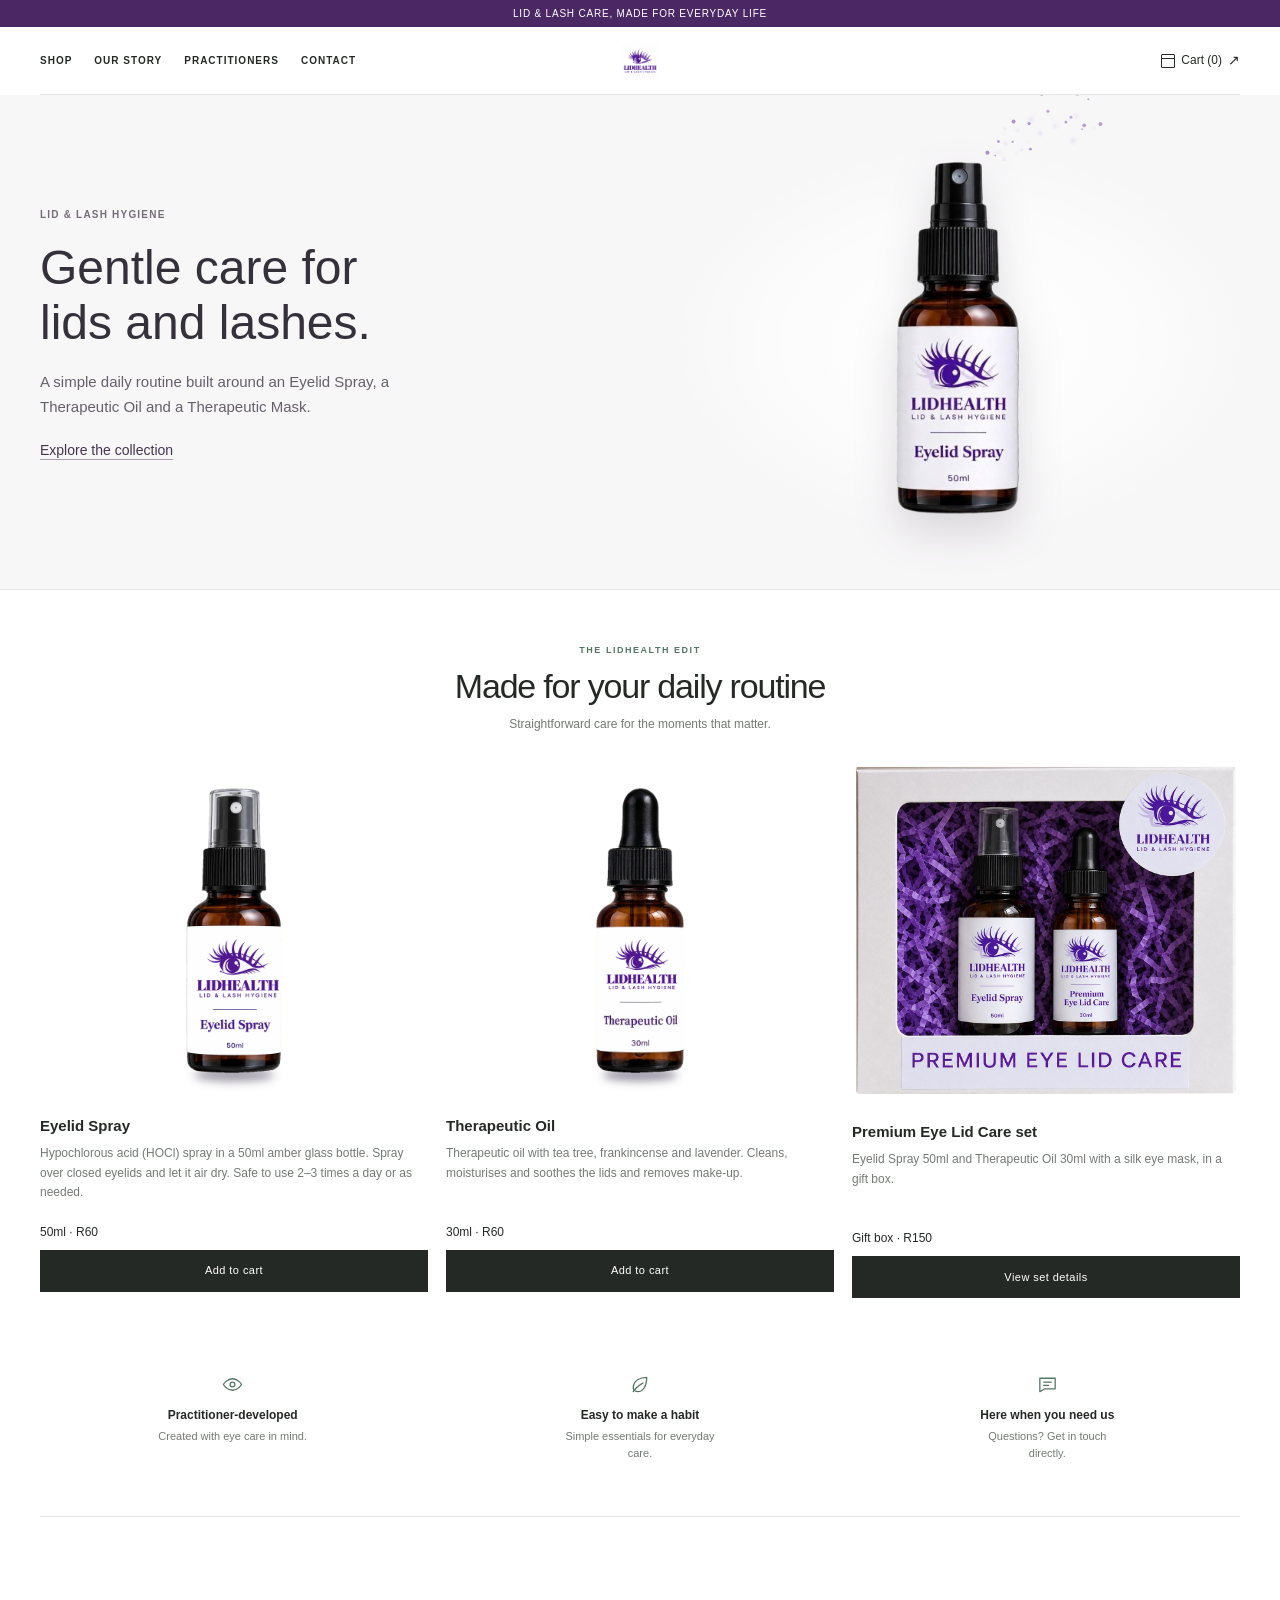
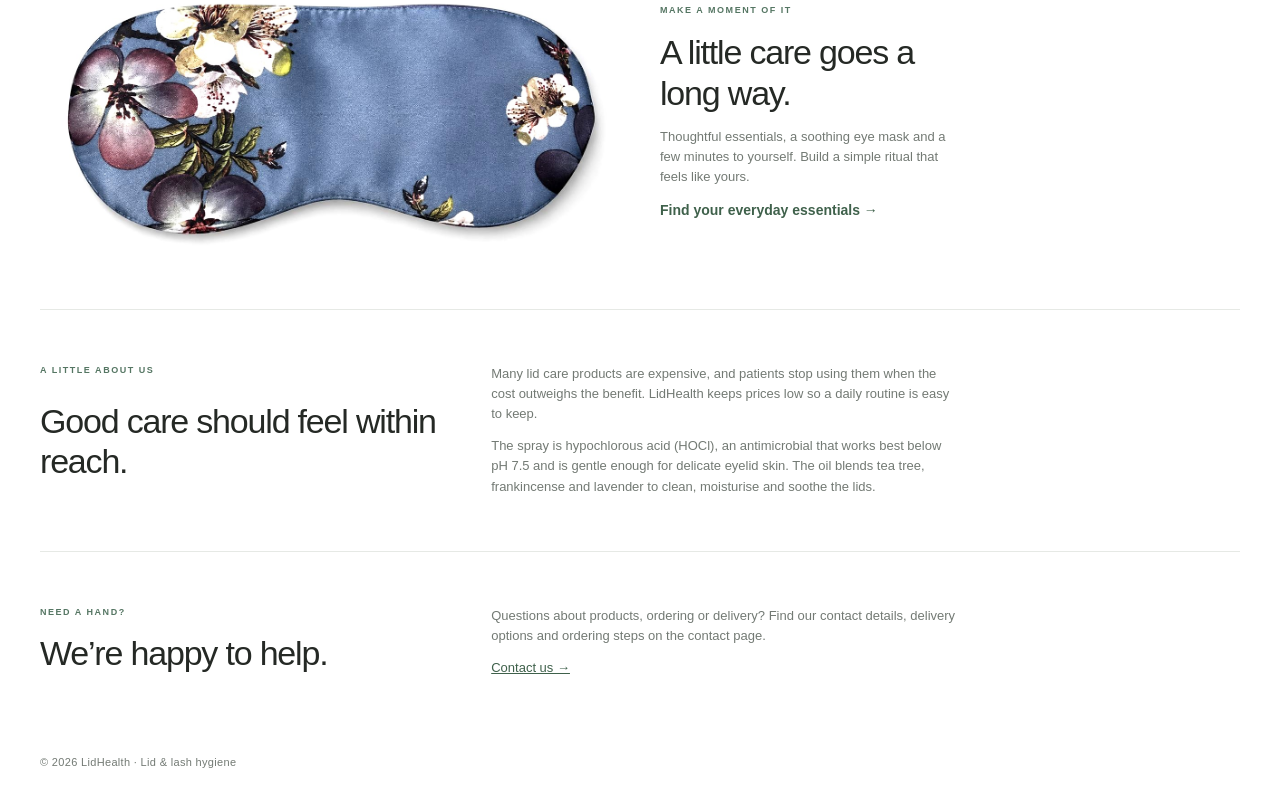
<file: index.html>
<!doctype html>
<html lang="en"><head><meta charset="utf-8">
<link rel="icon" href="favicon.ico" sizes="any">
<link rel="icon" type="image/png" sizes="32x32" href="favicon-32x32.png">
<link rel="apple-touch-icon" href="apple-touch-icon.png">
<meta name="viewport" content="width=device-width, initial-scale=1, viewport-fit=cover">
<meta name="theme-color" content="#4b2864">
<link rel="canonical" href="https://lidhealth.org/">
<title>LidHealth: Lid & Lash Hygiene</title>
<style>
:root{color-scheme:light dark;--bg:#faf8f4;--ink:#28242a;--mute:#716a70;--pu:#553b5c;--tile:#f0ebe6;--line:#e8e1db;--on:#fff;--accent:#a67d67;box-sizing:border-box;padding-top:env(safe-area-inset-top,0px);padding-bottom:env(safe-area-inset-bottom,0px)}
@media(prefers-color-scheme:dark){:root:not([data-theme="light"]){--bg:#1e1b20;--ink:#f2ece6;--mute:#b6aeb2;--pu:#c8accb;--tile:#29242a;--line:#403941;--on:#211d23;--accent:#d1a98e}}
:root[data-theme="dark"]{--bg:#1e1b20;--ink:#f2ece6;--mute:#b6aeb2;--pu:#c8accb;--tile:#29242a;--line:#403941;--on:#211d23;--accent:#d1a98e}
*{box-sizing:border-box}html{scroll-padding-top:env(safe-area-inset-top,0px)}
body{margin:0;background:var(--bg);color:var(--ink);font:16px/1.7 "Avenir Next",Avenir,"Segoe UI",sans-serif;-webkit-font-smoothing:antialiased}
.wrap{max-width:1160px;margin:0 auto;padding:0 28px}
header{background:var(--bg)}
header .wrap{display:flex;flex-wrap:wrap;align-items:center;gap:14px 36px;padding-top:18px;padding-bottom:18px;border-bottom:1px solid var(--line)}
.logo{height:44px;background:#fff;padding:3px 8px;border-radius:3px;display:block}
nav{display:flex;gap:clamp(14px,2.4vw,30px);flex:1;flex-wrap:wrap}
a{color:var(--pu)}nav a{text-decoration:none;color:var(--mute);font-size:13px;letter-spacing:.04em;transition:color .18s ease}nav a:hover{color:var(--pu)}
button,select{font:inherit;min-height:46px;border-radius:3px}
.btn{background:var(--pu);color:var(--on);border:1px solid var(--pu);padding:0 20px;cursor:pointer;transition:background .18s ease,border-color .18s ease,transform .18s ease}
.btn:hover{background:var(--ink);border-color:var(--ink);transform:translateY(-1px)}
.ghost{background:transparent;border:1px solid var(--line);color:var(--ink);padding:0 16px;cursor:pointer;transition:border-color .18s ease,color .18s ease,background .18s ease}
.ghost:hover{border-color:var(--pu);color:var(--pu);background:var(--tile)}
:focus-visible{outline:3px solid var(--accent);outline-offset:3px}
h1,h2,h3{font-family:"Iowan Old Style",Baskerville,"Palatino Linotype",Georgia,serif;font-weight:500;line-height:1.2;margin:0;letter-spacing:-.025em}
h1{font-size:clamp(42px,7vw,76px);line-height:1.03}
h2{font-size:clamp(30px,4vw,42px);margin-bottom:20px}h3{font-size:25px}
.eyebrow{margin:0 0 14px;color:var(--accent);font-size:11px;font-weight:700;letter-spacing:.2em;text-transform:uppercase}
.intro{padding-top:64px;padding-bottom:54px}
.intro-copy{display:grid;grid-template-columns:minmax(0,1.3fr) minmax(240px,.7fr);align-items:end;gap:36px}
.intro-copy h1{max-width:12ch}
.lead{margin:0 0 8px;max-width:38ch;color:var(--mute);font-size:18px;line-height:1.75}
section{padding:54px 0;border-bottom:1px solid var(--line)}
.section-heading{display:flex;justify-content:space-between;align-items:end;gap:20px;margin-bottom:24px}
.section-heading .eyebrow{margin-bottom:7px}
.section-heading h2{margin:0}
.section-note{max-width:32ch;margin:0;color:var(--mute);font-size:14px}
.grid{display:grid;grid-template-columns:repeat(auto-fill,minmax(min(100%,290px),1fr));gap:20px}
.p{display:flex;flex-direction:column;gap:13px;padding:13px 13px 18px;border:1px solid var(--line);background:color-mix(in srgb,var(--tile) 46%,var(--bg));transition:transform .2s ease,border-color .2s ease,box-shadow .2s ease}
.p:hover{transform:translateY(-3px);border-color:color-mix(in srgb,var(--accent) 54%,var(--line));box-shadow:0 14px 34px #30201b0a}
.p img{width:100%;aspect-ratio:1.08;object-fit:cover;background:var(--tile);border-radius:2px}
.p h3{margin-top:3px}
.p p{margin:0;color:var(--mute);font-size:14px;line-height:1.65}
.price{font-family:"Iowan Old Style",Baskerville,Georgia,serif;font-size:22px}
.row{display:flex;gap:10px;align-items:center;margin-top:auto;padding-top:8px}
select{min-width:0;border:1px solid var(--line);background:var(--bg);color:var(--ink);padding:0 10px}
.row .btn{flex:1}
.txt{max-width:65ch;color:var(--mute)}
.txt p{margin:0 0 16px}
.note{min-height:1.5em;color:var(--mute);font-size:14px}
.cart-link{display:inline-flex;align-items:center;gap:10px;text-decoration:none}
.cart-link::after{content:"↗";font-size:14px}
footer{padding:26px 0;color:var(--mute);font-size:13px;letter-spacing:.03em}
@media(prefers-reduced-motion:no-preference){html{scroll-behavior:smooth}}
@media(max-width:700px){.wrap{padding-right:20px;padding-left:20px}header .wrap{gap:14px 20px}nav{order:3;flex-basis:100%;gap:18px}.intro{padding-top:44px;padding-bottom:34px}.intro-copy{grid-template-columns:1fr;gap:18px}.lead{font-size:16px}section{padding:40px 0}.section-heading{align-items:flex-start;flex-direction:column;gap:8px}.grid{grid-template-columns:repeat(auto-fill,minmax(min(100%,250px),1fr));gap:14px}}
@media(prefers-reduced-motion:reduce){*,*::before,*::after{scroll-behavior:auto!important;transition:none!important}}
:root{color-scheme:light;--bg:#fff;--ink:#252925;--mute:#737a74;--pu:#26332b;--tile:#f3f5f2;--line:#e6e9e5;--on:#fff;--accent:#567561}
:root:not([data-theme="light"]){--bg:#fff;--ink:#252925;--mute:#737a74;--pu:#26332b;--tile:#f3f5f2;--line:#e6e9e5;--on:#fff;--accent:#567561}
body{font-family:"Avenir Next",Avenir,"Segoe UI",sans-serif;font-size:14px;line-height:1.55}
.wrap{width:min(1200px,calc(100% - 48px));max-width:none;padding:0}
.announce{min-height:27px;display:grid;place-items:center;padding:4px 16px;background:#4b2864;color:#fff;text-align:center;font-size:10px;letter-spacing:.08em}
header .wrap{min-height:68px;display:grid;grid-template-columns:1fr auto 1fr;align-items:center;gap:18px;border-bottom:1px solid var(--line)}
.brand{grid-column:2;grid-row:1;display:block}
.logo{display:block;width:52px;height:52px;object-fit:contain}
nav{grid-column:1;grid-row:1;display:flex;align-items:center;gap:22px}
nav a{color:var(--ink);font-size:10px;font-weight:600;letter-spacing:.1em;text-decoration:none;text-transform:uppercase}
nav a:hover,.text-link:hover{color:#557663}
.cart-link{grid-column:3;grid-row:1;justify-self:end;display:inline-flex;align-items:center;gap:6px;color:var(--ink);font-size:12px;text-decoration:none}
.cart-link::before{content:"";width:12px;height:12px;display:inline-block;border:1px solid currentColor;border-radius:1px;background:linear-gradient(transparent 25%,currentColor 26%,currentColor 31%,transparent 32%)}
h1,h2,h3{font-family:"Avenir Next",Avenir,"Segoe UI",sans-serif;font-weight:500;letter-spacing:-.035em}
h1{font-size:clamp(36px,5vw,62px);line-height:1.08}
h2{font-size:clamp(25px,3vw,34px);margin-bottom:10px}h3{font-size:15px;font-weight:600;letter-spacing:0}
.eyebrow{margin:0 0 14px;color:#557663;font-size:9px;font-weight:700;letter-spacing:.17em;text-transform:uppercase}
.hero{position:relative;width:100%;min-height:490px;display:grid;grid-template-columns:minmax(0,1.05fr) minmax(0,.95fr);align-items:center;gap:24px;padding:24px max(34px,calc((100vw - 1200px)/2)) 40px;overflow:hidden;background:#f8f7f8;color:#34313a}
.hero-copy{position:relative;z-index:2;align-self:center;max-width:560px;padding:0}
.hero-copy .eyebrow{margin:0 0 18px;color:#756d78;font-size:10px;letter-spacing:.12em}
.hero-copy h1{max-width:14ch;font-family:Arial,Helvetica,sans-serif;font-size:clamp(34px,3.8vw,48px);font-weight:400;line-height:1.15;letter-spacing:0}
.hero-copy h1 em{color:inherit;font-weight:400;font-style:normal}
.hero-copy p:not(.eyebrow){max-width:44ch;margin:18px 0 20px;color:#655f6b;font-size:15px;line-height:1.7}
.hero-copy .btn{min-height:0;padding:0;border:0;border-radius:0;background:transparent;color:#44334f;text-decoration:underline;text-decoration-color:#a89eae;text-underline-offset:4px;font-size:14px;font-weight:500;letter-spacing:0}
.hero-copy .btn:hover{background:transparent;border-color:transparent;color:#654d78;text-decoration-color:currentColor;transform:none}
.hero-stage{position:relative;display:grid;place-items:center;min-height:430px;isolation:isolate}
.hero-stage::before{position:absolute;z-index:-1;inset:8% 0 4%;border-radius:50%;background:radial-gradient(closest-side,#fff 0%,rgba(255,255,255,.62) 58%,transparent 100%);opacity:.78;transform:scale(1);transition:opacity .7s ease,transform .8s cubic-bezier(.22,1,.36,1);content:""}
.hero.spraying .hero-stage::before{opacity:1;transform:scale(1.05)}
.hero-image{position:relative;z-index:1;width:auto;height:clamp(320px,43vh,420px);max-width:100%;min-height:0;display:block;object-fit:contain;filter:drop-shadow(0 18px 22px rgba(42,32,49,.16));transform-origin:50% 100%;transition:transform .48s cubic-bezier(.22,1,.36,1),filter .48s ease;cursor:pointer}
.hero-image.press{transform:translateY(2px) rotate(-.25deg) scale(.985);filter:drop-shadow(0 15px 19px rgba(42,32,49,.18))}
.hero-image:focus-visible{outline:none;filter:drop-shadow(0 0 5px rgba(101,77,120,.72)) drop-shadow(0 18px 22px rgba(42,32,49,.16))}
#mist{position:absolute;inset:0;z-index:2;width:100%;height:100%;pointer-events:none}
section{padding:54px 0;border-bottom:1px solid var(--line)}
.section-heading{display:block;margin-bottom:24px;text-align:center}
.section-heading .eyebrow{margin-bottom:8px}
.section-heading h2{margin:0}
.section-note{max-width:none;margin:8px auto 0;color:var(--mute);font-size:12px}
.grid{display:grid;grid-template-columns:repeat(3,minmax(0,1fr));gap:18px}
.p{min-width:0;display:flex;flex-direction:column;gap:9px;padding:0;border:0;background:transparent}
.p:hover{transform:none;border:0;box-shadow:none}
.p img{width:100%;aspect-ratio:1.12;object-fit:contain;background:transparent;border-radius:0}
.p .product-image-link{display:block}
.p .product-image-link:focus-visible{outline:2px solid #654d78;outline-offset:3px}
.p h3 a{color:inherit;text-decoration:none}
.p h3 a:hover{color:#654d78;text-decoration:underline;text-underline-offset:3px}
.p h3{margin-top:4px}
.p p{min-height:70px;margin:0;color:var(--mute);font-size:12px;line-height:1.65}
.price{font:400 12px/1.5 "Avenir Next",Avenir,"Segoe UI",sans-serif;color:var(--ink)}
.row{display:flex;gap:9px;align-items:center;margin-top:0;padding-top:0}
select{min-width:0;max-width:52%;border:1px solid var(--line);border-radius:0;background:#fff;color:var(--ink);padding:0 8px;font-size:12px}
.row .btn{flex:1;min-width:0;min-height:42px;padding:0 10px;border:1px solid var(--ink);border-radius:0;background:var(--ink);font-size:11px;letter-spacing:.04em}
.row .btn:hover{background:#557663;border-color:#557663}
.row .set-link{display:flex;align-items:center;justify-content:center;color:#fff;text-align:center;text-decoration:none}
.row .set-link:hover{color:#fff}
.service-row{display:grid;grid-template-columns:repeat(3,1fr);gap:22px;padding-top:30px}
.service{text-align:center}
.service-mark{width:28px;height:28px;display:grid;place-items:center;margin:0 auto 10px;color:#557663}
.service-mark svg{width:23px;height:23px;fill:none;stroke:currentColor;stroke-width:1.35;stroke-linecap:round;stroke-linejoin:round}
.service h3{font-size:12px}.service p{max-width:25ch;margin:5px auto 0;color:var(--mute);font-size:11px}
.about{max-width:none;margin:0;display:grid;grid-template-columns:minmax(210px,.7fr) minmax(0,1.3fr);column-gap:48px;align-items:start}
.about>.eyebrow,.about>h2{grid-column:1}
.about>.eyebrow{margin-bottom:8px}
.about h2{grid-column:1;grid-row:2;margin:0}
.about .txt{grid-column:2;grid-row:1/3;max-width:65ch;margin:0;color:var(--mute);font-size:13px}
.about .txt p{margin:0 0 12px}
.about .txt p:last-child{margin-bottom:0}
.about-contact .txt{grid-row:1/3}
.about-contact .eyebrow{grid-row:1}
.about-contact h2{grid-row:2}
@media(prefers-reduced-motion:no-preference){
.motion-ready .ritual-image,.motion-ready .ritual-copy,.motion-ready .about>.eyebrow,.motion-ready .about>h2,.motion-ready .about>.txt{opacity:0;transform:translateY(14px);transition:opacity .65s ease,transform .65s cubic-bezier(.2,.7,.2,1)}
.motion-ready .ritual-image{transform:translateY(14px) scale(.985)}
.motion-ready .ritual.is-visible .ritual-image,.motion-ready .ritual.is-visible .ritual-copy,.motion-ready .about.is-visible>.eyebrow,.motion-ready .about.is-visible>h2,.motion-ready .about.is-visible>.txt{opacity:1;transform:none}
.motion-ready .ritual.is-visible .ritual-copy{transition-delay:.1s}
.motion-ready .about.is-visible>h2{transition-delay:.08s}
.motion-ready .about.is-visible>.txt{transition-delay:.14s}
}
.text-link{color:#3f614b}
.ritual{display:grid;grid-template-columns:1fr 1fr;align-items:center;gap:40px;padding-top:46px;padding-bottom:46px}
.ritual-image{width:100%;height:300px;display:block;object-fit:cover;transition:transform .8s cubic-bezier(.2,.7,.2,1)}
.ritual:hover .ritual-image{transform:scale(1.015)}
.ritual-copy{max-width:38ch}
.ritual-copy h2{margin-bottom:12px}
.ritual-copy p:not(.eyebrow){color:var(--mute);font-size:13px}
.ritual-copy .text-link{font-weight:600;text-decoration:none}
.note{min-height:1.5em;color:var(--mute);font-size:12px}
footer{padding:22px 0;color:var(--mute);font-size:11px}
@media(max-width:760px){.wrap{width:calc(100% - 32px);padding:0}header .wrap{min-height:60px;grid-template-columns:1fr auto;gap:8px}.brand{grid-column:1;grid-row:1;justify-self:start}.logo{width:46px;height:46px}nav{grid-column:1/-1;grid-row:2;justify-content:center;gap:clamp(12px,4vw,24px);padding:0 0 12px}.cart-link{grid-column:2;grid-row:1}.hero{min-height:0;grid-template-columns:1fr;gap:0;padding:34px 24px 16px}.hero-copy{grid-row:auto;padding:0}.hero-copy .eyebrow{margin-bottom:14px}.hero-copy h1{max-width:13ch;font-size:clamp(34px,8vw,44px)}.hero-copy p:not(.eyebrow){margin:14px 0 18px;font-size:14px}.hero-stage{grid-row:auto;min-height:0;height:clamp(270px,76vw,340px)}.hero-image{height:clamp(260px,70vw,320px)}section{padding:40px 0}.grid{grid-template-columns:repeat(2,minmax(0,1fr));gap:22px 12px}.p p{min-height:98px;font-size:11px}.row{align-items:stretch;flex-direction:column}.row select{max-width:none;width:100%;height:42px}.row .btn{width:100%}.service-row{gap:10px}.service h3{font-size:11px}.service p{font-size:10px}.ritual{grid-template-columns:1fr;gap:24px;padding-top:34px;padding-bottom:34px}.ritual-image{height:clamp(220px,70vw,340px)}}
@media(max-width:760px){.wrap{width:calc(100% - 32px);padding:0}header .wrap{min-height:60px;grid-template-columns:1fr auto;gap:8px}.brand{grid-column:1;grid-row:1;justify-self:start}.logo{width:46px;height:46px}nav{grid-column:1/-1;grid-row:2;justify-content:center;gap:clamp(12px,4vw,24px);padding:0 0 12px}.cart-link{grid-column:2;grid-row:1}.hero{min-height:0;grid-template-columns:1fr;gap:0;padding:34px 24px 16px}.hero-copy{grid-row:auto;padding:0}.hero-copy .eyebrow{margin-bottom:14px}.hero-copy h1{max-width:13ch;font-size:clamp(34px,8vw,44px)}.hero-copy p:not(.eyebrow){margin:14px 0 18px;font-size:14px}.hero-stage{grid-row:auto;min-height:0;height:clamp(270px,76vw,340px)}.hero-image{height:clamp(260px,70vw,320px)}section{padding:40px 0}.grid{grid-template-columns:repeat(2,minmax(0,1fr));gap:22px 12px}.p p{min-height:98px;font-size:11px}.row{align-items:stretch;flex-direction:column}.row select{max-width:none;width:100%;height:42px}.row .btn{width:100%}.service-row{gap:10px}.service h3{font-size:11px}.service p{font-size:10px}.ritual{grid-template-columns:1fr;gap:24px;padding-top:34px;padding-bottom:34px}.ritual-image{height:clamp(220px,70vw,340px)}.about{grid-template-columns:1fr;row-gap:16px}.about>.eyebrow,.about h2,.about .txt,.about-contact .txt{grid-column:1;grid-row:auto}.about .txt{max-width:65ch}.about h2{margin:0}}
@media(max-width:760px){.wrap{width:calc(100% - 32px);padding:0}header .wrap{min-height:60px;grid-template-columns:1fr auto;gap:8px}.brand{grid-column:1;grid-row:1;justify-self:start}.logo{width:46px;height:46px}nav{grid-column:1/-1;grid-row:2;justify-content:center;gap:clamp(12px,4vw,24px);padding:0 0 12px}.cart-link{grid-column:2;grid-row:1}.hero{min-height:0;grid-template-columns:1fr;gap:8px;padding:44px 24px 24px}.hero-copy{grid-row:auto;padding:0}.hero-copy .eyebrow{margin-bottom:18px}.hero-copy h1{max-width:12ch;font-size:clamp(40px,10vw,54px)}.hero-copy p:not(.eyebrow){margin:16px 0 20px;font-size:14px}.hero-stage{grid-row:auto;min-height:0;height:clamp(320px,92vw,410px)}.hero-image{height:clamp(300px,82vw,370px)}section{padding:40px 0}.grid{grid-template-columns:repeat(2,minmax(0,1fr));gap:22px 12px}.p p{min-height:98px;font-size:11px}.row{align-items:stretch;flex-direction:column}.row select{max-width:none;width:100%;height:42px}.row .btn{width:100%}.service-row{gap:10px}.service h3{font-size:11px}.service p{font-size:10px}.ritual{grid-template-columns:1fr;gap:24px;padding-top:34px;padding-bottom:34px}.ritual-image{height:clamp(220px,70vw,340px)}}
@media(max-width:390px){.grid{grid-template-columns:1fr}.p img{aspect-ratio:1.25}.p p{min-height:0}.row{flex-direction:row}.row select{width:auto}.row .btn{width:auto}.service-row{grid-template-columns:1fr}.service{display:grid;grid-template-columns:30px 1fr;column-gap:10px;text-align:left;align-items:center}.service-mark{grid-row:1/3;margin:0}.service p{margin:0;max-width:none}}
</style><link rel="stylesheet" href="site-header.css"><script>document.addEventListener("DOMContentLoaded",()=>{document.querySelectorAll(".site-header").forEach(header=>{const toggle=header.querySelector(".menu-toggle"),nav=header.querySelector("#primary-navigation");if(!toggle||!nav)return;const setOpen=open=>{header.classList.toggle("menu-open",open);toggle.setAttribute("aria-expanded",String(open));toggle.setAttribute("aria-label",open?"Close menu":"Open menu")};toggle.addEventListener("click",()=>setOpen(toggle.getAttribute("aria-expanded")!=="true"));nav.addEventListener("click",event=>{if(event.target.closest("a"))setOpen(false)});document.addEventListener("keydown",event=>{if(event.key==="Escape")setOpen(false)});document.addEventListener("click",event=>{if(!header.contains(event.target))setOpen(false)});window.matchMedia("(min-width: 761px)").addEventListener("change",event=>{if(event.matches)setOpen(false)})})});</script></head><body>
<div class="announce">LID & LASH CARE, MADE FOR EVERYDAY LIFE</div>
<header class="site-header"><div class="wrap">
<button class="menu-toggle" type="button" aria-label="Open menu" aria-expanded="false" aria-controls="primary-navigation"><span></span><span></span><span></span></button>
<nav id="primary-navigation" aria-label="Main navigation"><a href="#shop">Shop</a><a href="#about">Our story</a><a href="/practitioners/">Practitioners</a><a href="/contact/">Contact</a></nav>
<a class="brand" href="#shop"><img class="logo" id="logo" alt="LidHealth, lid and lash hygiene"></a>
<a class="cart-link" href="/cart/" id="cartlink">Cart (0)</a>
</div></header>
<main>
<section class="hero" id="hero" aria-label="LidHealth lid and lash care">
<div class="hero-copy"><p class="eyebrow">Lid &amp; lash hygiene</p><h1>Gentle care for <em>lids</em> and lashes.</h1><p>A simple daily routine built around an Eyelid Spray, a Therapeutic Oil and a Therapeutic Mask.</p><a class="btn" href="#shop">Explore the collection</a></div>
<div class="hero-stage"><img class="hero-image" id="hero-image" alt="LidHealth prayer bottle" role="button" tabindex="0"></div>
<canvas id="mist" aria-hidden="true"></canvas>
</section>
<div class="wrap">
<section id="shop"><div class="section-heading"><p class="eyebrow">The LidHealth edit</p><h2>Made for your daily routine</h2><p class="section-note">Straightforward care for the moments that matter.</p></div><div class="grid" id="grid"></div><p id="note" class="note" role="status"></p>
<div class="service-row" aria-label="About LidHealth"><div class="service"><span class="service-mark" aria-hidden="true"><svg viewBox="0 0 24 24"><path d="M2.5 12s3.5-6 9.5-6 9.5 6 9.5 6-3.5 6-9.5 6-9.5-6-9.5-6Z"/><circle cx="12" cy="12" r="2.5"/></svg></span><h3>Practitioner-developed</h3><p>Created with eye care in mind.</p></div><div class="service"><span class="service-mark" aria-hidden="true"><svg viewBox="0 0 24 24"><path d="M19.5 4.5c-7.5 0-13 3.5-14 9.5-.5 3 1.5 5.5 4.5 5.5 6 0 9.5-6 9.5-15Z"/><path d="M5.5 19.5c2.5-4 5.5-6.5 10-9"/></svg></span><h3>Easy to make a habit</h3><p>Simple essentials for everyday care.</p></div><div class="service"><span class="service-mark" aria-hidden="true"><svg viewBox="0 0 24 24"><path d="M4 5.5h16v11H9l-5 3v-14Z"/><path d="M8 9.5h8M8 13h5"/></svg></span><h3>Here when you need us</h3><p>Questions? Get in touch directly.</p></div></div></section>
<section class="ritual" aria-label="A moment for self-care"><img class="ritual-image" src="files/Therapeutic_Mask_white.jpeg" alt="Floral LidHealth eye mask"><div class="ritual-copy"><p class="eyebrow">Make a moment of it</p><h2>A little care goes a long way.</h2><p>Thoughtful essentials, a soothing eye mask and a few minutes to yourself. Build a simple ritual that feels like yours.</p><a class="text-link" href="premium-eye-lid-care.html">Find your everyday essentials →</a></div></section><section id="about"><div class="about"><p class="eyebrow">A little about us</p><h2>Good care should feel within reach.</h2><div class="txt">
<p>Many lid care products are expensive, and patients stop using them when the cost outweighs the benefit. LidHealth keeps prices low so a daily routine is easy to keep.</p>
<p>The spray is hypochlorous acid (HOCl), an antimicrobial that works best below pH 7.5 and is gentle enough for delicate eyelid skin. The oil blends tea tree, frankincense and lavender to clean, moisturise and soothe the lids.</p></div></div></section>
<section id="contact" style="border:0"><div class="about about-contact"><p class="eyebrow">Need a hand?</p><h2>We’re happy to help.</h2><div class="txt"><p>Questions about products, ordering or delivery? Find our contact details, delivery options and ordering steps on the contact page.</p><p><a class="text-link" href="/contact/">Contact us →</a></p></div></div></section>
</div>
</main>
<footer><div class="wrap">© 2026 LidHealth · Lid & lash hygiene</div></footer>
<script src="cart-storage.js"></script>
<script>
const IMG={logo:"files/LID%20HEALTH%20LOGO.jpeg",hero:"hero%20image%20no%20bg.png",spray:"files/lidhealth_eyelid_spray_white.png",oil:"files/lidhealth_therapeutic_oil_white.png",set:"files/Premium_Eye_Lid_Care_set.png"};
const P=[
{id:"spray",name:"Eyelid Spray",img:"spray",d:"Hypochlorous acid (HOCl) spray in a 50ml amber glass bottle. Spray over closed eyelids and let it air dry. Safe to use 2–3 times a day or as needed.",o:[["50ml",60]]},
{id:"care",name:"Therapeutic Oil",img:"oil",d:"Therapeutic oil with tea tree, frankincense and lavender. Cleans, moisturises and soothes the lids and removes make-up.",o:[["30ml",60]]},
{id:"set",name:"Premium Eye Lid Care set",img:"set",d:"Eyelid Spray 50ml and Therapeutic Oil 30ml with a silk eye mask, in a gift box.",o:[["Gift box",150]]}];
let cart=[];
const $=s=>document.querySelector(s),R=n=>"R"+(n%1?n.toFixed(2):n);
$("#logo").src=IMG.logo;$("#hero-image").src=IMG.hero;
try{cart=LidHealthCart.load()}catch(error){$("#note").textContent=error.message}
$("#grid").innerHTML=P.map(p=>`<article class="p">${p.id==="set"?`<a class="product-image-link" href="premium-eye-lid-care.html" aria-label="View ${p.name} details">`:``}<img src="${IMG[p.img]}" alt="${p.name}">${p.id==="set"?"</a>":""}<h3>${p.id==="set"?`<a href="premium-eye-lid-care.html">${p.name}</a>`:p.name}</h3><p>${p.d}</p>${p.o.length===1?`<span class="price">${p.o[0][0]} · ${R(p.o[0][1])}</span>`:""}<div class="row">${p.o.length>1?`<select aria-label="Size" id="s-${p.id}">${p.o.map((o,i)=>`<option value="${i}">${o[0]}, ${R(o[1])}</option>`).join("")}</select>`:""}${p.id==="set"?`<a class="btn set-link" href="premium-eye-lid-care.html">View set details</a>`:`<button class="btn" data-add="${p.id}">Add to cart</button>`}</div></article>`).join("");
$("#grid").onclick=e=>{const id=e.target.dataset.add;if(!id)return;const p=P.find(x=>x.id===id),s=$("#s-"+id),o=p.o[s?s.value:0],k=id+o[0],c=cart.find(x=>x.k===k),previous=cart.map(item=>({...item}));c?c.qty++:cart.push({k,name:p.name,label:o[0],price:o[1],qty:1});try{LidHealthCart.save(cart);draw();$("#note").textContent=p.name+" added to your cart."}catch(error){cart=previous;$("#note").textContent=error.message}};
function draw(){$("#cartlink").textContent="Cart ("+cart.reduce((a,i)=>a+i.qty,0)+")"}
draw();
(function(){
if(!("IntersectionObserver"in window)||window.matchMedia("(prefers-reduced-motion: reduce)").matches)return;
const targets=document.querySelectorAll(".ritual,#about .about,#contact .about");
if(!targets.length)return;
document.documentElement.classList.add("motion-ready");
const observer=new IntersectionObserver(entries=>{for(const entry of entries){if(entry.isIntersecting){entry.target.classList.add("is-visible");observer.unobserve(entry.target)}}},{threshold:.14,rootMargin:"0px 0px -36px 0px"});
targets.forEach(target=>observer.observe(target));
})();
(function(){
const hero=$("#hero"),bottle=$("#hero-image"),canvas=$("#mist"),context=canvas.getContext("2d"),reduce=window.matchMedia("(prefers-reduced-motion: reduce)").matches,dpr=Math.min(window.devicePixelRatio||1,2);
let width=0,height=0,particles=[],drops=[],emitLeft=0,last=0,running=false,timer,pressTimer,sprayTimer,glowTimer;
function resize(){const rect=hero.getBoundingClientRect();width=rect.width;height=rect.height;canvas.width=Math.round(width*dpr);canvas.height=Math.round(height*dpr);context.setTransform(dpr,0,0,dpr,0,0)}
function nozzle(){const h=hero.getBoundingClientRect(),b=bottle.getBoundingClientRect();return{x:b.left-h.left+b.width*.53,y:b.top-h.top+b.height*.07}}
function emit(count){const origin=nozzle(),narrow=width<700,base=narrow?-62:-34;for(let i=0;i<count;i++){const angle=(base+(Math.random()-.5)*36)*Math.PI/180,speed=4+Math.random()*(narrow?4:6);particles.push({x:origin.x+(Math.random()-.5)*4,y:origin.y,vx:Math.cos(angle)*speed,vy:Math.sin(angle)*speed,r:3+Math.random()*4,life:0,max:100+Math.random()*70,peak:.1+Math.random()*.1,warm:Math.random()<.35})}for(let i=0;i<Math.ceil(count/2);i++){const angle=(base+(Math.random()-.5)*30)*Math.PI/180,speed=6+Math.random()*7;drops.push({x:origin.x,y:origin.y,vx:Math.cos(angle)*speed,vy:Math.sin(angle)*speed,r:.8+Math.random()*1.3,life:0,max:34+Math.random()*30})}}
function step(delta){const scale=delta/16.67;for(let i=particles.length-1;i>=0;i--){const p=particles[i];p.x+=p.vx*scale;p.y+=p.vy*scale;p.vx*=Math.pow(.985,scale);p.vy*=.982;p.vy-=.035*scale;p.life+=scale;if(p.life>=p.max)particles.splice(i,1)}for(let i=drops.length-1;i>=0;i--){const p=drops[i];p.x+=p.vx*scale;p.y+=p.vy*scale;p.vx*=Math.pow(.992,scale);p.vy+=.035*scale;p.life+=scale;if(p.life>=p.max)drops.splice(i,1)}}
function draw(){context.clearRect(0,0,width,height);for(const p of particles){const progress=p.life/p.max,alpha=p.peak*Math.min(1,progress*8)*Math.pow(1-progress,1.6),gradient=context.createRadialGradient(p.x,p.y,0,p.x,p.y,p.r);gradient.addColorStop(0,p.warm?`rgba(255,255,255,${alpha*2.2})`:`rgba(120,76,190,${alpha})`);gradient.addColorStop(1,"rgba(255,255,255,0)");context.fillStyle=gradient;context.beginPath();context.arc(p.x,p.y,p.r,0,Math.PI*2);context.fill()}for(const p of drops){const progress=p.life/p.max;context.fillStyle=`rgba(82,26,142,${.5*(1-progress)})`;context.beginPath();context.arc(p.x,p.y,p.r,0,Math.PI*2);context.fill()}}
function frame(timestamp){if(!last)last=timestamp;const delta=Math.min(48,timestamp-last);last=timestamp;if(emitLeft>0){const count=Math.min(emitLeft,3);emit(count);emitLeft-=count}step(delta);draw();if(particles.length||drops.length||emitLeft>0)requestAnimationFrame(frame);else{running=false;last=0}}
function spray(){bottle.classList.add("press");hero.classList.add("spraying");clearTimeout(pressTimer);pressTimer=setTimeout(()=>bottle.classList.remove("press"),380);clearTimeout(glowTimer);glowTimer=setTimeout(()=>hero.classList.remove("spraying"),640);clearTimeout(sprayTimer);sprayTimer=setTimeout(()=>{emitLeft=30;if(!running){running=true;requestAnimationFrame(frame)}},180)}
function loop(){spray();timer=setTimeout(loop,4600)}
function onVisibilityChange(){clearTimeout(timer);if(!document.hidden&&!reduce)timer=setTimeout(loop,600)}
function start(){resize();if(!reduce)timer=setTimeout(loop,900)}
function activate(){clearTimeout(timer);loop()}
if("ResizeObserver"in window){const observer=new ResizeObserver(resize);observer.observe(hero)}else window.addEventListener("resize",resize);
bottle.addEventListener("click",activate);bottle.addEventListener("keydown",event=>{if(event.key==="Enter"||event.key===" "){event.preventDefault();activate()}});
document.addEventListener("visibilitychange",onVisibilityChange);if(bottle.complete&&bottle.naturalWidth)start();else bottle.addEventListener("load",start,{once:true});
})();
</script></body></html>
</file>
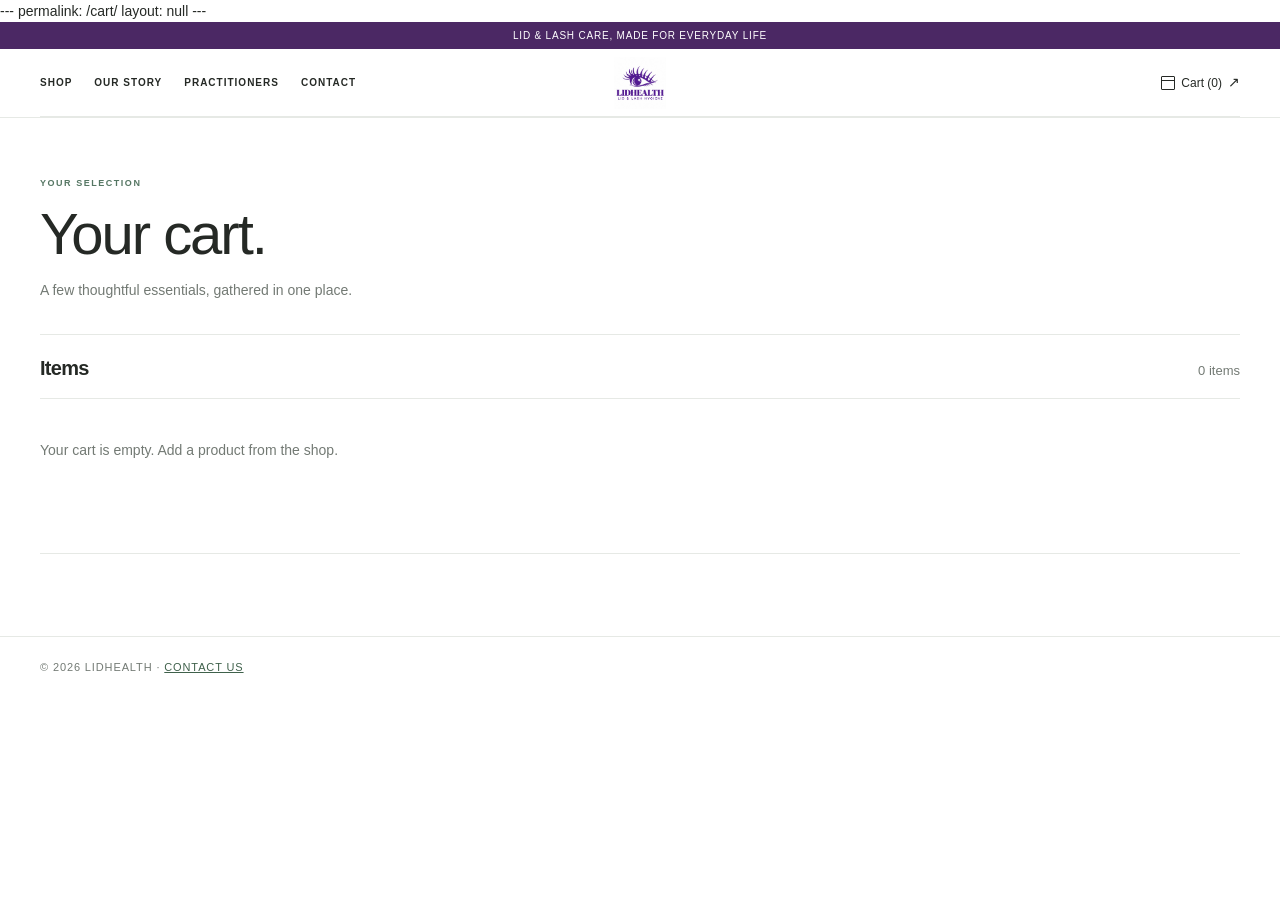
<file: cart.html>
---
permalink: /cart/
layout: null
---
<!doctype html>
<html lang="en">
<head>
<meta charset="utf-8">
<script>if(location.protocol!=="file:")document.write('<base href="/">')</script>
<link rel="icon" href="favicon.ico" sizes="any">
<link rel="icon" type="image/png" sizes="32x32" href="favicon-32x32.png">
<link rel="apple-touch-icon" href="apple-touch-icon.png">
<meta name="viewport" content="width=device-width, initial-scale=1, viewport-fit=cover">
<link rel="canonical" href="https://lidhealth.org/cart/">
<title>Your Cart | LidHealth</title>
<style>
:root{color-scheme:light dark;--bg:#faf8f4;--ink:#28242a;--mute:#716a70;--pu:#553b5c;--tile:#f0ebe6;--line:#e8e1db;--on:#fff;--accent:#a67d67;box-sizing:border-box;padding-top:env(safe-area-inset-top,0px);padding-bottom:env(safe-area-inset-bottom,0px)}
@media(prefers-color-scheme:dark){:root:not([data-theme="light"]){--bg:#1e1b20;--ink:#f2ece6;--mute:#b6aeb2;--pu:#c8accb;--tile:#29242a;--line:#403941;--on:#211d23;--accent:#d1a98e}}
:root[data-theme="dark"]{--bg:#1e1b20;--ink:#f2ece6;--mute:#b6aeb2;--pu:#c8accb;--tile:#29242a;--line:#403941;--on:#211d23;--accent:#d1a98e}
*{box-sizing:border-box}body{margin:0;background:var(--bg);color:var(--ink);font:16px/1.7 "Avenir Next",Avenir,"Segoe UI",sans-serif;-webkit-font-smoothing:antialiased}
.wrap{width:min(920px,calc(100% - 48px));margin:0 auto}
header{background:var(--bg);border-bottom:1px solid var(--line)}
header .wrap{display:flex;justify-content:space-between;align-items:center;gap:16px;padding-top:18px;padding-bottom:18px}
.wordmark{font-family:"Iowan Old Style",Baskerville,Georgia,serif;color:var(--ink);font-size:19px;letter-spacing:.1em;text-decoration:none}
h1,h2{font-family:"Iowan Old Style",Baskerville,"Palatino Linotype",Georgia,serif;font-weight:500;line-height:1.15;letter-spacing:-.025em}
h1{font-size:clamp(42px,7vw,68px);margin:0}h2{font-size:24px;margin:0 0 16px}
a{color:var(--pu)}
.btn,.ghost{font:inherit;min-height:46px;border-radius:3px;padding:0 16px;cursor:pointer;transition:background .18s ease,border-color .18s ease,color .18s ease,transform .18s ease}
.btn{background:var(--pu);color:var(--on);border:1px solid var(--pu)}
.btn:hover{background:var(--ink);border-color:var(--ink);transform:translateY(-1px)}
.ghost{display:inline-flex;align-items:center;justify-content:center;background:transparent;border:1px solid var(--line);color:var(--ink);text-decoration:none}
.ghost:hover{border-color:var(--pu);color:var(--pu);background:var(--tile)}
:focus-visible{outline:3px solid var(--accent);outline-offset:3px}
main{padding-top:64px;padding-bottom:76px}
.eyebrow{margin:0 0 12px;color:var(--accent);font-size:11px;font-weight:700;letter-spacing:.2em;text-transform:uppercase}
.intro{max-width:580px;margin-bottom:36px}
.intro p:last-child{max-width:46ch;margin:16px 0 0;color:var(--mute)}
.cart-shell{padding:26px 30px;border:1px solid var(--line);background:color-mix(in srgb,var(--tile) 42%,var(--bg))}
.cart-heading{display:flex;justify-content:space-between;align-items:baseline;gap:12px;padding-bottom:16px;border-bottom:1px solid var(--line)}
.cart-heading h2{margin:0}.cart-heading span{color:var(--mute);font-size:13px}
.item{display:grid;grid-template-columns:minmax(0,1fr) auto auto;gap:16px;align-items:center;padding:18px 0;border-bottom:1px solid var(--line)}
.item-name{font-family:"Iowan Old Style",Baskerville,Georgia,serif;font-size:18px}
.quantity{display:flex;align-items:center;gap:10px}.quantity span{min-width:2ch;text-align:center;font-variant-numeric:tabular-nums}
.quantity button{width:36px;min-height:36px;padding:0;font-size:18px}
.item>span:last-child{min-width:64px;text-align:right;font-variant-numeric:tabular-nums}
.total{display:flex;justify-content:space-between;font-size:20px;font-weight:600;padding:22px 0 16px;font-variant-numeric:tabular-nums}
.empty{padding:26px 0;color:var(--mute)}
.note{min-height:1.5em;color:var(--mute);font-size:14px}
footer{padding:22px 0;color:var(--mute);font-size:12px;letter-spacing:.08em;text-transform:uppercase;border-top:1px solid var(--line)}
@media(max-width:600px){.wrap{width:calc(100% - 32px)}header .wrap{padding-top:14px;padding-bottom:14px}main{padding-top:42px;padding-bottom:54px}.cart-shell{padding:20px 16px}.item{grid-template-columns:minmax(0,1fr) auto;gap:10px}.item>span:last-child{grid-column:1/-1;text-align:right}.item-name{font-size:16px}.intro{margin-bottom:26px}}
@media(prefers-reduced-motion:reduce){*,*::before,*::after{transition:none!important}}
:root{color-scheme:light;--bg:#fff;--ink:#252925;--mute:#737a74;--pu:#26332b;--tile:#f3f5f2;--line:#e6e9e5;--on:#fff;--accent:#567561}
:root:not([data-theme="light"]){--bg:#fff;--ink:#252925;--mute:#737a74;--pu:#26332b;--tile:#f3f5f2;--line:#e6e9e5;--on:#fff;--accent:#567561}
body{font-family:"Avenir Next",Avenir,"Segoe UI",sans-serif;font-size:14px;line-height:1.6}
.wrap{width:min(1200px,calc(100% - 48px));max-width:none}
.announce{min-height:27px;display:grid;place-items:center;padding:4px 16px;background:#4b2864;color:white;text-align:center;font-size:10px;letter-spacing:.08em}
header{background:#fff}
header .wrap{min-height:68px;display:grid;grid-template-columns:1fr auto 1fr;align-items:center;gap:18px;border-bottom:1px solid var(--line);padding-top:0;padding-bottom:0}
.wordmark{grid-column:2;grid-row:1;color:var(--ink);font-family:"Avenir Next",Avenir,"Segoe UI",sans-serif;font-size:14px;font-weight:700;letter-spacing:.16em}
.cart-nav{grid-column:1;grid-row:1;display:flex;align-items:center;gap:22px}
.cart-nav a{color:var(--ink);font-size:10px;font-weight:600;letter-spacing:.1em;text-decoration:none;text-transform:uppercase}
.cart-nav a:hover{color:#557663}
header .ghost{grid-column:3;grid-row:1;justify-self:end;min-height:38px;border-radius:0;font-size:11px}
h1,h2{font-family:"Avenir Next",Avenir,"Segoe UI",sans-serif;font-weight:500;letter-spacing:-.035em}
h1{font-size:clamp(36px,5vw,58px);line-height:1.08}
h2{font-size:20px;font-weight:600}
a{color:#3f614b}
.btn,.ghost{border-radius:0}
.btn{background:#252925;border-color:#252925;color:#fff;font-size:11px;letter-spacing:.04em}
.btn:hover{background:#557663;border-color:#557663}
.ghost:hover{border-color:#557663;color:#557663;background:#f3f5f2}
:focus-visible{outline:2px solid #567561;outline-offset:3px}
main{width:min(900px,calc(100% - 48px));padding-top:58px;padding-bottom:82px}
.eyebrow{margin:0 0 12px;color:#557663;font-size:9px;font-weight:700;letter-spacing:.17em;text-transform:uppercase}
.intro{max-width:580px;margin-bottom:32px}
.intro p:last-child{max-width:46ch;margin:14px 0 0;color:var(--mute)}
.cart-shell{padding:22px 0;border:0;border-top:1px solid var(--line);border-bottom:1px solid var(--line);background:#fff}
.cart-heading{padding:0 0 16px}
.item{padding:18px 0}
.item-name{font-family:"Avenir Next",Avenir,"Segoe UI",sans-serif;font-size:14px}
.quantity button{border-radius:0}
.checkout-shell[hidden],.delivery-fields[hidden]{display:none}
.checkout-shell{padding-top:36px}
.checkout-heading{margin-bottom:20px}
.checkout-heading h2{margin-bottom:6px}
.checkout-heading p{margin:0;color:var(--mute)}
.checkout-form{display:grid;gap:24px}
.form-section{padding:22px 24px;border:1px solid var(--line);background:#f3f5f2}
.form-section h3{margin:0 0 16px;font-size:16px;font-weight:600}
.field-grid{display:grid;grid-template-columns:repeat(2,minmax(0,1fr));gap:14px}
.field{display:grid;gap:6px;min-width:0}
.field label{font-size:12px;font-weight:600}
.field input,.field select{width:100%;min-height:44px;padding:9px 11px;border:1px solid var(--line);border-radius:0;background:#fff;color:var(--ink);font:inherit}
.field input:focus,.field select:focus{outline:2px solid #567561;outline-offset:1px}
.field-grid+.field-grid,.delivery-fields{margin-top:14px}
.field-help{margin:0 0 14px;color:var(--mute);font-size:12px}
.order-totals{display:grid;gap:8px;margin-top:22px;padding-top:16px;border-top:1px solid var(--line)}
.order-totals div{display:flex;justify-content:space-between;gap:16px}
.order-totals .total{margin-top:4px;padding-top:12px;border-top:1px solid var(--line);font-size:18px;font-weight:600}
.checkout-actions{display:grid;grid-template-columns:repeat(auto-fit,minmax(min(100%,220px),1fr));gap:10px}
.checkout-actions button,.checkout-actions a{width:100%;max-width:none;min-height:44px}
.checkout-actions .btn{display:flex;align-items:center;justify-content:center;text-align:center;text-decoration:none}
.checkout-status{min-height:1.5em;margin:0;color:var(--mute);font-size:12px}
.checkout-disclaimer{margin:0;color:var(--mute);font-size:12px}
.checkout-disclaimer strong{color:var(--ink)}
.empty{padding:26px 0}
.empty{padding:26px 0}
.note{min-height:1.5em;color:var(--mute);font-size:12px}
footer{padding:22px 0;color:var(--mute);font-size:11px}
@media(max-width:760px){.wrap{width:calc(100% - 32px)}main{width:calc(100% - 32px);padding-top:42px;padding-bottom:54px}.cart-shell{padding:18px 0}.item{grid-template-columns:minmax(0,1fr) auto;gap:10px}.item>span:last-child{grid-column:1/-1;text-align:right}.item-name{font-size:14px}.intro{margin-bottom:26px}.form-section{padding:18px 16px}.field-grid{grid-template-columns:1fr}.checkout-actions{grid-template-columns:1fr}}
</style>
<link rel="stylesheet" href="site-header.css">
<script>document.addEventListener("DOMContentLoaded",()=>{document.querySelectorAll(".site-header").forEach(header=>{const toggle=header.querySelector(".menu-toggle"),nav=header.querySelector("#primary-navigation");if(!toggle||!nav)return;const setOpen=open=>{header.classList.toggle("menu-open",open);toggle.setAttribute("aria-expanded",String(open));toggle.setAttribute("aria-label",open?"Close menu":"Open menu")};toggle.addEventListener("click",()=>setOpen(toggle.getAttribute("aria-expanded")!=="true"));nav.addEventListener("click",event=>{if(event.target.closest("a"))setOpen(false)});document.addEventListener("keydown",event=>{if(event.key==="Escape")setOpen(false)});document.addEventListener("click",event=>{if(!header.contains(event.target))setOpen(false)});window.matchMedia("(min-width: 761px)").addEventListener("change",event=>{if(event.matches)setOpen(false)})})});</script>
</head>
<body>
<div class="announce">LID & LASH CARE, MADE FOR EVERYDAY LIFE</div>
<header class="site-header"><div class="wrap"><button class="menu-toggle" type="button" aria-label="Open menu" aria-expanded="false" aria-controls="primary-navigation"><span></span><span></span><span></span></button><nav id="primary-navigation" aria-label="Main navigation"><a href="/#shop">Shop</a><a href="/#about">Our story</a><a href="/practitioners/">Practitioners</a><a href="/contact/">Contact</a></nav><a class="brand" href="/" aria-label="LidHealth home"><img class="logo" src="files/LID%20HEALTH%20LOGO.jpeg" alt="LidHealth, lid and lash hygiene"></a><a class="cart-link" href="/cart/" id="cart-link">Cart (0)</a></div></header>
<main class="wrap">
  <div class="intro">
    <p class="eyebrow">Your selection</p>
    <h1>Your cart.</h1>
    <p>A few thoughtful essentials, gathered in one place.</p>
  </div>
  <section class="cart-shell" aria-label="Cart items">
    <div class="cart-heading"><h2>Items</h2><span id="item-count"></span></div>
    <div id="items" aria-live="polite"></div>
    <p id="note" class="note" role="status"></p>
  </section>
  <section class="checkout-shell" id="checkout" aria-labelledby="checkout-title" hidden>
    <div class="checkout-heading">
      <p class="eyebrow">Order details</p>
      <h2 id="checkout-title">Send your order request.</h2>
      <p>Choose delivery and enter your details to prepare your order summary.</p>
    </div>
    <form class="checkout-form" id="checkout-form">
      <section class="form-section" aria-labelledby="delivery-heading">
        <h3 id="delivery-heading">How would you like your order delivered?</h3>
        <div class="field">
          <label for="delivery-method">Delivery option</label>
          <select id="delivery-method" name="deliveryMethod" required>
            <option value="">Select a delivery option</option>
            <option value="courier">The Courier Guy · Locker-to-Door — R120</option>
            <option value="pudo">PUDO · Locker-to-Locker — R80</option>
          </select>
        </div>
        <div class="delivery-fields" id="courier-fields" hidden>
          <p class="field-help">Enter the address where The Courier Guy should deliver your order.</p>
          <div class="field-grid">
            <div class="field"><label for="address">Street address</label><input id="address" name="address" autocomplete="street-address"></div>
            <div class="field"><label for="suburb">Suburb</label><input id="suburb" name="suburb" autocomplete="address-level3"></div>
            <div class="field"><label for="city">City / town</label><input id="city" name="city" autocomplete="address-level2"></div>
            <div class="field"><label for="province">Province</label><input id="province" name="province" autocomplete="address-level1"></div>
            <div class="field"><label for="postal-code">Postal code</label><input id="postal-code" name="postalCode" autocomplete="postal-code" inputmode="numeric"></div>
          </div>
        </div>
        <div class="delivery-fields" id="pudo-fields" hidden>
          <p class="field-help">Tell us which PUDO locker you want to collect your order from.</p>
          <div class="field-grid">
            <div class="field"><label for="pudo-locker">PUDO locker name or location</label><input id="pudo-locker" name="pudoLocker" autocomplete="off"></div>
            <div class="field"><label for="pudo-city">Locker city / town</label><input id="pudo-city" name="pudoCity" autocomplete="address-level2"></div>
          </div>
        </div>
      </section>
      <section class="form-section" aria-labelledby="customer-heading">
        <h3 id="customer-heading">Your details</h3>
        <div class="field-grid">
          <div class="field"><label for="first-name">First name</label><input id="first-name" name="firstName" autocomplete="given-name" required></div>
          <div class="field"><label for="surname">Surname</label><input id="surname" name="surname" autocomplete="family-name" required></div>
          <div class="field"><label for="customer-email">Email address</label><input id="customer-email" name="email" type="email" autocomplete="email" required></div>
          <div class="field"><label for="customer-phone">Mobile number</label><input id="customer-phone" name="phone" type="tel" autocomplete="tel" inputmode="tel" required></div>
        </div>
      </section>
      <section class="form-section" aria-label="Order total">
        <h3>Order total</h3>
        <div class="order-totals">
          <div><span>Products</span><span id="subtotal">R0</span></div>
          <div><span id="delivery-label">Delivery (select an option)</span><span id="delivery-amount">R0</span></div>
          <div class="total"><span>Total</span><span id="grand-total">R0</span></div>
        </div>
      </section>
      <div class="checkout-actions">
        <button class="btn" type="button" id="whatsapp-order">Share invoice on WhatsApp</button>
        <a class="ghost" id="invoice-download" download hidden>Download invoice photo</a>
        <a class="ghost" id="whatsapp-fallback" target="_blank" rel="noopener noreferrer" hidden>Continue to WhatsApp with order details</a>
      </div>
      <p class="checkout-disclaimer"><strong>Order request:</strong> Share the invoice photo and choose WhatsApp, then select the LidHealth chat and tap Send. If photo sharing is unavailable, download the invoice photo and attach it in WhatsApp. LidHealth will confirm availability, delivery and payment instructions; no payment is made on this page.</p>
      <p class="checkout-status" id="checkout-status" role="status" aria-live="polite"></p>
    </form>
  </section>
</main>
<footer><div class="wrap">© 2026 LidHealth · <a href="/contact/">Contact us</a></div></footer>
<script src="cart-storage.js"></script>
<script>
const $=selector=>document.querySelector(selector),R=amount=>"R"+(amount%1?amount.toFixed(2):amount);
const deliveryOptions={courier:{label:"The Courier Guy · Locker-to-Door",fee:120},pudo:{label:"PUDO · Locker-to-Locker",fee:80}};
let cart=[];
try{cart=LidHealthCart.load()}catch(error){$("#note").textContent=error.message}
const checkout=$("#checkout"),checkoutForm=$("#checkout-form"),deliveryMethod=$("#delivery-method");
function orderDetails(){
  const data=new FormData(checkoutForm),method=deliveryMethod.value,delivery=deliveryOptions[method];
  if(!checkoutForm.reportValidity()||!delivery)return null;
  const deliveryDetails=method==="courier"
    ?{address:data.get("address").trim(),suburb:data.get("suburb").trim(),city:data.get("city").trim(),province:data.get("province").trim(),postalCode:data.get("postalCode").trim()}
    :{locker:data.get("pudoLocker").trim(),city:data.get("pudoCity").trim()};
  const address=Object.values(deliveryDetails).filter(Boolean).join(", ");
  return{
    firstName:data.get("firstName").trim(),surname:data.get("surname").trim(),email:data.get("email").trim(),phone:data.get("phone").trim(),
    deliveryMethod:method,deliveryLabel:delivery.label,deliveryFee:delivery.fee,address,deliveryDetails,
    subtotal:cart.reduce((sum,item)=>sum+item.price*item.qty,0),
    items:cart.map(item=>({...item}))
  };
}
function updateTotals(){
  const subtotal=cart.reduce((sum,item)=>sum+item.price*item.qty,0),delivery=deliveryOptions[deliveryMethod.value];
  $("#subtotal").textContent=R(subtotal);
  $("#delivery-label").textContent=delivery?delivery.label:"Delivery (select an option)";
  $("#delivery-amount").textContent=R(delivery?.fee||0);
  $("#grand-total").textContent=R(subtotal+(delivery?.fee||0));
}
function updateDeliveryFields(){
  for(const [method,id] of [["courier","courier-fields"],["pudo","pudo-fields"]]){
    const section=$("#"+id),active=deliveryMethod.value===method;
    section.hidden=!active;
    section.querySelectorAll("input").forEach(input=>{input.required=active});
  }
  updateTotals();
}
function orderMetadata(){
  const date=new Date(),pad=value=>String(value).padStart(2,"0");
  return{
    date,
    reference:`LH-${date.getFullYear()}${pad(date.getMonth()+1)}${pad(date.getDate())}-${pad(date.getHours())}${pad(date.getMinutes())}${pad(date.getSeconds())}`,
    formattedDate:new Intl.DateTimeFormat("en-ZA",{dateStyle:"long"}).format(date)
  };
}
function orderText(order,metadata){
  return[
    "*LIDHEALTH*",
    "*ORDER REQUEST*",
    `Order reference: ${metadata.reference}`,
    `Date: ${metadata.formattedDate}`,
    "Status: Pending confirmation",
    "",
    "*CUSTOMER*",
    `Name: ${order.firstName} ${order.surname}`,
    `Email: ${order.email}`,
    `Mobile: ${order.phone}`,
    "",
    "*DELIVERY*",
    `Method: ${order.deliveryLabel}`,
    `Address / locker: ${order.address}`,
    "",
    "*ITEMIZED SUMMARY*",
    ...order.items.flatMap((item,index)=>[
      `${index+1}. ${item.name} (${item.label})`,
      `   Quantity: ${item.qty}`,
      `   Unit price: ${R(item.price)}`,
      `   Amount: ${R(item.qty*item.price)}`
    ]),
    "",
    `Products subtotal: ${R(order.subtotal)}`,
    `Shipping & handling: ${R(order.deliveryFee)}`,
    `*TOTAL DUE: ${R(order.subtotal+order.deliveryFee)}*`,
    "",
    "*PAYMENT*",
    "Payment instructions will be shared after product availability and delivery are confirmed.",
    "This is an order request, not a payment receipt."
  ].join("\n");
}
function invoiceImage(order,metadata){
  const width=1080,margin=76,rowHeight=112,tableTop=390;
  const height=860+order.items.length*rowHeight;
  const canvas=document.createElement("canvas");
  canvas.width=width;canvas.height=height;
  const context=canvas.getContext("2d");
  if(!context)throw new Error("Your browser could not create the invoice image.");
  context.fillStyle="#f3f5f2";context.fillRect(0,0,width,height);
  context.fillStyle="#fff";context.fillRect(36,36,width-72,height-72);
  context.fillStyle="#4b2864";context.fillRect(36,36,width-72,18);
  const text=(value,x,y,font,color="#252925")=>{context.font=font;context.fillStyle=color;context.fillText(value,x,y)};
  const wrap=(value,maxWidth,font)=>{
    context.font=font;
    const lines=[];let line="";
    for(const word of String(value).split(/\s+/)){
      const next=line?`${line} ${word}`:word;
      if(line&&context.measureText(next).width>maxWidth){lines.push(line);line=word}else line=next;
    }
    if(line)lines.push(line);
    return lines;
  };
  text("LIDHEALTH",margin,112,"700 24px Arial","#4b2864");
  text("LID & LASH HYGIENE",margin,148,"500 16px Arial","#737a74");
  context.textAlign="right";
  text("ORDER REQUEST",width-margin,112,"700 21px Arial","#252925");
  text(`Reference  ${metadata.reference}`,width-margin,148,"16px Arial","#737a74");
  text(metadata.formattedDate,width-margin,176,"16px Arial","#737a74");
  context.textAlign="left";
  context.fillStyle="#f3f5f2";context.fillRect(margin,210,width-margin*2,146);
  text("CUSTOMER",margin+20,244,"700 14px Arial","#567561");
  text(`${order.firstName} ${order.surname}`,margin+20,277,"600 21px Arial");
  text(`${order.email}  ·  ${order.phone}`,margin+20,310,"16px Arial","#737a74");
  text("DELIVERY",width/2+12,244,"700 14px Arial","#567561");
  text(order.deliveryLabel,width/2+12,277,"600 18px Arial");
  for(const [index,line] of wrap(order.address,width/2-margin-34,"15px Arial").slice(0,2).entries())text(line,width/2+12,310+index*22,"15px Arial","#737a74");
  context.fillStyle="#4b2864";context.fillRect(margin,tableTop,width-margin*2,52);
  text("ITEM DESCRIPTION",margin+16,tableTop+33,"700 13px Arial","#fff");
  context.textAlign="right";
  text("QTY",width-424,tableTop+33,"700 13px Arial","#fff");
  text("UNIT PRICE",width-238,tableTop+33,"700 13px Arial","#fff");
  text("AMOUNT",width-margin-16,tableTop+33,"700 13px Arial","#fff");
  context.textAlign="left";
  order.items.forEach((item,index)=>{
    const y=tableTop+52+index*rowHeight;
    context.fillStyle=index%2?"#fff":"#fafbf9";context.fillRect(margin,y,width-margin*2,rowHeight);
    const description=wrap(`${item.name} · ${item.label}`,width-margin*2-510,"600 17px Arial");
    description.slice(0,3).forEach((line,lineIndex)=>text(line,margin+16,y+39+lineIndex*24,"600 17px Arial"));
    context.textAlign="right";
    text(String(item.qty),width-424,y+43,"17px Arial");
    text(R(item.price),width-238,y+43,"17px Arial");
    text(R(item.qty*item.price),width-margin-16,y+43,"600 17px Arial");
    context.textAlign="left";
    context.strokeStyle="#e6e9e5";context.beginPath();context.moveTo(margin,y+rowHeight);context.lineTo(width-margin,y+rowHeight);context.stroke();
  });
  let totalY=tableTop+52+order.items.length*rowHeight+52;
  const totalLine=(label,value,bold=false)=>{
    text(label, width-470,totalY,bold?"700 19px Arial":"16px Arial",bold?"#252925":"#737a74");
    context.textAlign="right";
    text(value,width-margin-16,totalY,bold?"700 24px Arial":"17px Arial",bold?"#4b2864":"#252925");
    context.textAlign="left";
    totalY+=bold?54:38;
  };
  totalLine("Products subtotal",R(order.subtotal));
  totalLine("Shipping & handling",R(order.deliveryFee));
  totalLine("TOTAL DUE",R(order.subtotal+order.deliveryFee),true);
  context.fillStyle="#f3f5f2";context.fillRect(margin,totalY+4,width-margin*2,86);
  text("PENDING CONFIRMATION",margin+20,totalY+38,"700 14px Arial","#567561");
  text("Payment instructions will follow once availability and delivery are confirmed.",margin+20,totalY+64,"15px Arial","#737a74");
  text("This is an order request, not a payment receipt.",margin,height-67,"14px Arial","#737a74");
  context.textAlign="right";
  text("LidHealth  ·  Thank you for choosing us",width-margin,height-67,"14px Arial","#737a74");
  context.textAlign="left";
  const encoded=canvas.toDataURL("image/png").split(",")[1];
  const bytes=Uint8Array.from(atob(encoded),character=>character.charCodeAt(0));
  return new File([bytes],`LidHealth-${metadata.reference}.png`,{type:"image/png"});
}
let invoiceUrl;
function showInvoiceDownload(file){
  if(invoiceUrl)URL.revokeObjectURL(invoiceUrl);
  invoiceUrl=URL.createObjectURL(file);
  const link=$("#invoice-download");
  link.href=invoiceUrl;
  link.download=file.name;
  link.hidden=false;
}
deliveryMethod.addEventListener("change",updateDeliveryFields);
$("#whatsapp-order").addEventListener("click",async()=>{
  const order=orderDetails();
  if(!order)return;
  if(!cart.length){$("#checkout-status").textContent="Your cart is empty.";return}
  const metadata=orderMetadata();
  let file;
  try{file=invoiceImage(order,metadata)}
  catch(error){$("#checkout-status").textContent=error.message;return}
  const message=orderText(order,metadata);
  const url=`https://wa.me/27720675927?text=${encodeURIComponent(message)}`;
  const fallback=$("#whatsapp-fallback");
  fallback.href=url;
  fallback.hidden=true;
  showInvoiceDownload(file);
  if(navigator.share&&navigator.canShare&&navigator.canShare({files:[file]})){
    try{
      await navigator.share({files:[file],title:"LidHealth order request",text:`LidHealth order request ${metadata.reference}. Pending confirmation.`});
      $("#checkout-status").textContent="Invoice shared. Choose WhatsApp, select the LidHealth chat and tap Send.";
    }catch(error){
      if(error.name==="AbortError"){$("#checkout-status").textContent="Sharing was cancelled. You can download the invoice photo or continue to WhatsApp with the order details.";fallback.hidden=false;return}
      $("#checkout-status").textContent=`Could not share the invoice photo: ${error.message} Download it and attach it in WhatsApp, or continue with the text order.`;
      fallback.hidden=false;
    }
    return;
  }
  fallback.hidden=false;
  $("#checkout-status").textContent="Your invoice photo is ready to download. Attach it in WhatsApp, then use the text order link if needed.";
});
function saveCart(previous){
  try{LidHealthCart.save(cart);$("#note").textContent="";draw();return true}
  catch(error){cart=previous;$("#note").textContent=error.message;draw();return false}
}
function draw(){
  const items=$("#items");items.replaceChildren();
  const count=cart.reduce((sum,item)=>sum+item.qty,0);
  $("#item-count").textContent=`${count} ${count===1?"item":"items"}`;
  $("#cart-link").textContent=`Cart (${count})`;
  if(!cart.length){const empty=document.createElement("p");empty.className="empty";empty.textContent="Your cart is empty. Add a product from the shop.";items.appendChild(empty);checkout.hidden=true;return}
  checkout.hidden=false;
  cart.forEach((item,index)=>{
    const row=document.createElement("div");row.className="item";
    const name=document.createElement("span");name.className="item-name";name.textContent=`${item.name}, ${item.label}`;
    const quantity=document.createElement("span");quantity.className="quantity";
    const fewer=document.createElement("button");fewer.type="button";fewer.className="ghost";fewer.dataset.change=`${index}:-1`;fewer.setAttribute("aria-label",`Remove one ${item.name}, ${item.label}`);fewer.textContent="−";
    const count=document.createElement("span");count.textContent=String(item.qty);
    const more=document.createElement("button");more.type="button";more.className="ghost";more.dataset.change=`${index}:1`;more.setAttribute("aria-label",`Add one ${item.name}, ${item.label}`);more.textContent="+";
    quantity.append(fewer,count,more);
    const price=document.createElement("span");price.textContent=R(item.price*item.qty);
    row.append(name,quantity,price);items.appendChild(row);
  });
  updateTotals();
}
$("#items").addEventListener("click",event=>{
  const button=event.target.closest("button");
  if(!button)return;
  if(!button.dataset.change)return;
  const previous=cart.map(item=>({...item}));
  const[index,delta]=button.dataset.change.split(":").map(Number);
  cart[index].qty+=delta;
  if(cart[index].qty<1)cart.splice(index,1);
  saveCart(previous);
});
draw();
</script>
</body>
</html>
</file>
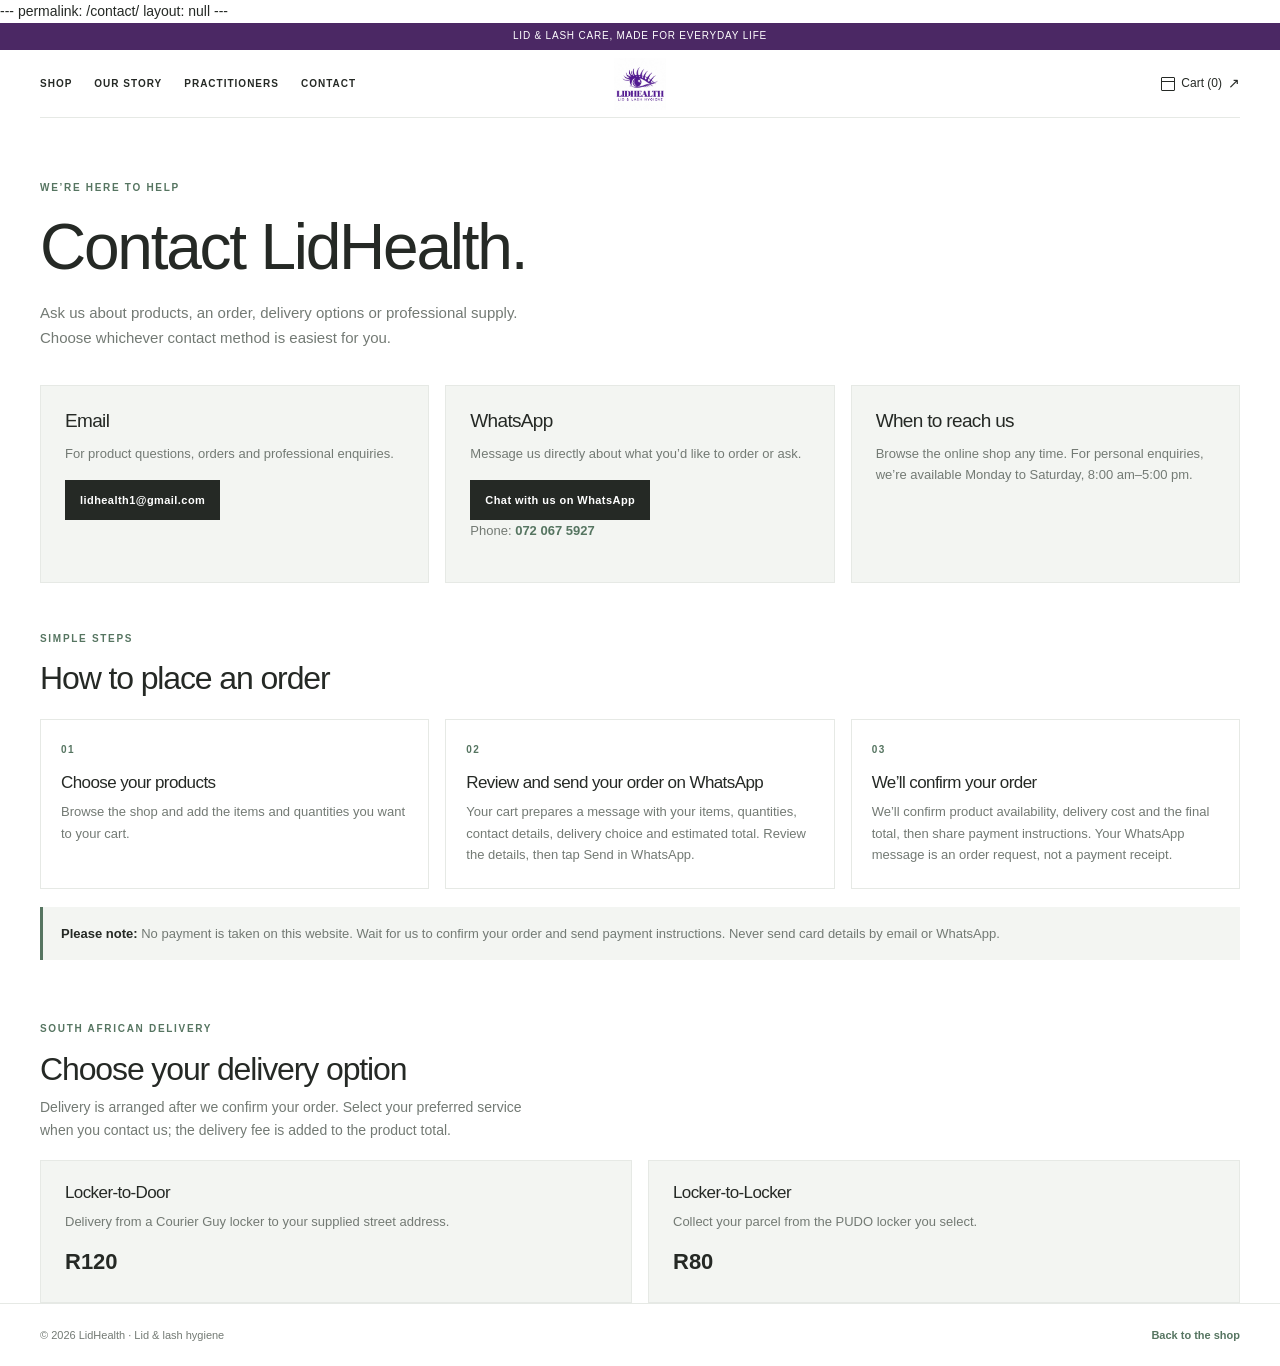
<file: contact.html>
---
permalink: /contact/
layout: null
---
<!doctype html>
<html lang="en">
<head>
<meta charset="utf-8">
<script>if(location.protocol!=="file:")document.write('<base href="/">')</script>
<link rel="icon" href="favicon.ico" sizes="any">
<link rel="icon" type="image/png" sizes="32x32" href="favicon-32x32.png">
<link rel="apple-touch-icon" href="apple-touch-icon.png">
<meta name="viewport" content="width=device-width, initial-scale=1, viewport-fit=cover">
<meta name="description" content="Contact LidHealth by email, phone or WhatsApp. Find ordering steps and South African delivery options.">
<link rel="canonical" href="https://lidhealth.org/contact/">
<title>Contact Us | LidHealth</title>
<style>
:root{color-scheme:light;--bg:#fff;--ink:#252925;--mute:#737a74;--line:#e6e9e5;--soft:#f3f5f2;--accent:#567561;--purple:#4b2864}
*{box-sizing:border-box}
body{margin:0;background:var(--bg);color:var(--ink);font:14px/1.65 "Avenir Next",Avenir,"Segoe UI",sans-serif;-webkit-font-smoothing:antialiased}
a{color:inherit}
.wrap{width:min(1200px,calc(100% - 48px));max-width:none;margin:0 auto;padding:0}
.announce{min-height:27px;display:grid;place-items:center;padding:4px 16px;background:var(--purple);color:#fff;text-align:center;font-size:10px;letter-spacing:.08em}
header .wrap{min-height:68px;display:grid;grid-template-columns:1fr auto 1fr;align-items:center;gap:18px;border-bottom:1px solid var(--line)}
nav{grid-column:1;grid-row:1;display:flex;align-items:center;gap:22px}
nav a,.cart-link{font-size:10px;font-weight:600;letter-spacing:.1em;text-decoration:none;text-transform:uppercase}
nav a{color:var(--ink)}
nav a:hover,.text-link:hover{color:#557663}
.brand{grid-column:2;grid-row:1;display:block}
.logo{display:block;width:52px;height:52px;object-fit:contain}
.cart-link{grid-column:3;grid-row:1;justify-self:end;display:inline-flex;align-items:center;gap:6px;color:var(--ink);font-size:12px;text-decoration:none}
.cart-link::before{content:"";width:12px;height:12px;display:inline-block;border:1px solid currentColor;border-radius:1px;background:linear-gradient(transparent 25%,currentColor 26%,currentColor 31%,transparent 32%)}
.cart-link::after{content:"↗";font-size:14px}
:focus-visible{outline:3px solid var(--accent);outline-offset:3px}
h1,h2,h3{margin:0;font-weight:500;letter-spacing:-.035em;line-height:1.2}
h1{max-width:14ch;font-size:clamp(38px,6vw,64px)}
h2{font-size:clamp(24px,3vw,32px)}
h3{font-size:17px}
.eyebrow{margin:0 0 12px;color:var(--accent);font-size:10px;font-weight:700;letter-spacing:.17em;text-transform:uppercase}
main{padding-bottom:64px}
.intro{padding:62px 0 34px}
.intro-copy{max-width:60ch;margin:16px 0 0;color:var(--mute);font-size:15px}
.contact-grid{display:grid;grid-template-columns:repeat(3,minmax(0,1fr));gap:16px}
.contact-card{min-width:0;padding:24px;border:1px solid var(--line);background:var(--soft)}
.contact-card h2{margin-bottom:10px;font-size:19px}
.contact-card p{margin:0 0 16px;color:var(--mute);font-size:13px}
.contact-link{display:inline-flex;align-items:center;min-height:40px;padding:0 14px;border:1px solid var(--ink);background:var(--ink);color:#fff;font-size:11px;font-weight:600;letter-spacing:.04em;text-decoration:none;overflow-wrap:anywhere}
.contact-link:hover{border-color:var(--accent);background:var(--accent)}
.availability{margin-top:12px;color:var(--mute);font-size:12px}
.details{padding:48px 0 0}
.details>h2{margin-bottom:22px}
.steps{display:grid;grid-template-columns:repeat(3,minmax(0,1fr));gap:16px;counter-reset:step}
.step{counter-increment:step;padding:22px 20px;border:1px solid var(--line)}
.step::before{content:"0" counter(step);display:block;margin-bottom:14px;color:var(--accent);font-size:10px;font-weight:700;letter-spacing:.14em}
.step h3{margin-bottom:8px}
.step p{margin:0;color:var(--mute);font-size:13px}
.delivery{padding:48px 0 0}
.delivery>h2{margin-bottom:8px}
.delivery-intro{max-width:65ch;margin:0 0 18px;color:var(--mute)}
.delivery-grid{display:grid;grid-template-columns:repeat(2,minmax(0,1fr));gap:16px}
.delivery-option{padding:22px 24px;border:1px solid var(--line);background:var(--soft)}
.delivery-option h3{margin-bottom:7px}
.delivery-option p{margin:0;color:var(--mute);font-size:13px}
.delivery-price{display:block;margin-top:12px;font-size:22px;font-weight:600;font-variant-numeric:tabular-nums}
.checkout-note{margin-top:18px;padding:16px 18px;border-left:3px solid var(--accent);background:var(--soft);color:var(--mute);font-size:13px}
.checkout-note strong{color:var(--ink)}
footer{padding:22px 0;border-top:1px solid var(--line);color:var(--mute);font-size:11px}
.footer-row{display:flex;justify-content:space-between;gap:16px;flex-wrap:wrap}
.text-link{color:var(--accent);font-weight:600;text-decoration:none}
@media(max-width:760px){.wrap{width:calc(100% - 32px);padding:0}header .wrap{min-height:60px;grid-template-columns:1fr auto;gap:8px}.brand{grid-column:1;grid-row:1;justify-self:start}.logo{width:46px;height:46px}nav{grid-column:1/-1;grid-row:2;justify-content:center;gap:clamp(12px,4vw,24px);padding:0 0 12px}nav a{font-size:10px}.cart-link{grid-column:2;grid-row:1}.intro{padding:42px 0 28px}.contact-grid,.steps,.delivery-grid{grid-template-columns:1fr}.contact-card,.step,.delivery-option{padding:20px}.details,.delivery{padding-top:36px}.footer-row{flex-direction:column;gap:8px}}
@media(prefers-reduced-motion:reduce){*,*::before,*::after{scroll-behavior:auto!important;transition:none!important}}
 </style>
<link rel="stylesheet" href="site-header.css">
<script>document.addEventListener("DOMContentLoaded",()=>{document.querySelectorAll(".site-header").forEach(header=>{const toggle=header.querySelector(".menu-toggle"),nav=header.querySelector("#primary-navigation");if(!toggle||!nav)return;const setOpen=open=>{header.classList.toggle("menu-open",open);toggle.setAttribute("aria-expanded",String(open));toggle.setAttribute("aria-label",open?"Close menu":"Open menu")};toggle.addEventListener("click",()=>setOpen(toggle.getAttribute("aria-expanded")!=="true"));nav.addEventListener("click",event=>{if(event.target.closest("a"))setOpen(false)});document.addEventListener("keydown",event=>{if(event.key==="Escape")setOpen(false)});document.addEventListener("click",event=>{if(!header.contains(event.target))setOpen(false)});window.matchMedia("(min-width: 761px)").addEventListener("change",event=>{if(event.matches)setOpen(false)})})});</script>
</head>
<body>
<div class="announce">LID &amp; LASH CARE, MADE FOR EVERYDAY LIFE</div>
<header class="site-header">
<div class="wrap">
<button class="menu-toggle" type="button" aria-label="Open menu" aria-expanded="false" aria-controls="primary-navigation"><span></span><span></span><span></span></button>
<nav id="primary-navigation" aria-label="Main navigation">
<a href="/#shop">Shop</a>
<a href="/#about">Our story</a>
<a href="/practitioners/">Practitioners</a>
<a href="/contact/" aria-current="page">Contact</a>
</nav>
<a class="brand" href="/" aria-label="LidHealth home"><img class="logo" src="files/LID%20HEALTH%20LOGO.jpeg" alt="LidHealth, lid and lash hygiene"></a>
<a class="cart-link" href="/cart/" id="cartlink">Cart (0)</a>
</div>
</header>
<main class="wrap">
<section class="intro" aria-labelledby="contact-title">
<p class="eyebrow">We’re here to help</p>
<h1 id="contact-title">Contact LidHealth.</h1>
<p class="intro-copy">Ask us about products, an order, delivery options or professional supply. Choose whichever contact method is easiest for you.</p>
</section>
<section class="contact-grid" aria-label="Contact options">
<article class="contact-card">
<h2>Email</h2>
<p>For product questions, orders and professional enquiries.</p>
<a class="contact-link" href="mailto:lidhealth1@gmail.com">lidhealth1@gmail.com</a>
</article>
<article class="contact-card">
<h2>WhatsApp</h2>
<p>Message us directly about what you’d like to order or ask.</p>
<a class="contact-link" href="https://wa.me/27720675927?text=Hi%20LidHealth%2C%20I%27d%20like%20help%20with%20an%20order." target="_blank" rel="noopener noreferrer">Chat with us on WhatsApp</a>
<p class="availability">Phone: <a class="text-link" href="tel:+27720675927">072 067 5927</a></p>
</article>
<article class="contact-card">
<h2>When to reach us</h2>
<p>Browse the online shop any time. For personal enquiries, we’re available Monday to Saturday, 8:00 am–5:00 pm.</p>
</article>
</section>
<section class="details" aria-labelledby="ordering-title">
<p class="eyebrow">Simple steps</p>
<h2 id="ordering-title">How to place an order</h2>
<div class="steps">
<article class="step"><h3>Choose your products</h3><p>Browse the shop and add the items and quantities you want to your cart.</p></article>
<article class="step"><h3>Review and send your order on WhatsApp</h3><p>Your cart prepares a message with your items, quantities, contact details, delivery choice and estimated total. Review the details, then tap Send in WhatsApp.</p></article>
<article class="step"><h3>We’ll confirm your order</h3><p>We’ll confirm product availability, delivery cost and the final total, then share payment instructions. Your WhatsApp message is an order request, not a payment receipt.</p></article>
</div>
<p class="checkout-note"><strong>Please note:</strong> No payment is taken on this website. Wait for us to confirm your order and send payment instructions. Never send card details by email or WhatsApp.</p>
</section>
<section class="delivery" aria-labelledby="delivery-title">
<p class="eyebrow">South African delivery</p>
<h2 id="delivery-title">Choose your delivery option</h2>
<p class="delivery-intro">Delivery is arranged after we confirm your order. Select your preferred service when you contact us; the delivery fee is added to the product total.</p>
<div class="delivery-grid">
<article class="delivery-option"><h3>Locker-to-Door</h3><p>Delivery from a Courier Guy locker to your supplied street address.</p><span class="delivery-price">R120</span></article>
<article class="delivery-option"><h3>Locker-to-Locker</h3><p>Collect your parcel from the PUDO locker you select.</p><span class="delivery-price">R80</span></article>
</div>
</section>
</main>
<footer><div class="wrap footer-row"><span>© 2026 LidHealth · Lid &amp; lash hygiene</span><a class="text-link" href="/#shop">Back to the shop</a></div></footer>
<script src="cart-storage.js"></script>
<script>
const cartLink=document.querySelector("#cartlink");
try{
const cart=LidHealthCart.load();
cartLink.textContent=`Cart (${cart.reduce((count,item)=>count+item.qty,0)})`;
}catch(error){
cartLink.textContent="Cart (unavailable)";
cartLink.title=error.message;
}
</script>
</body>
</html>
</file>
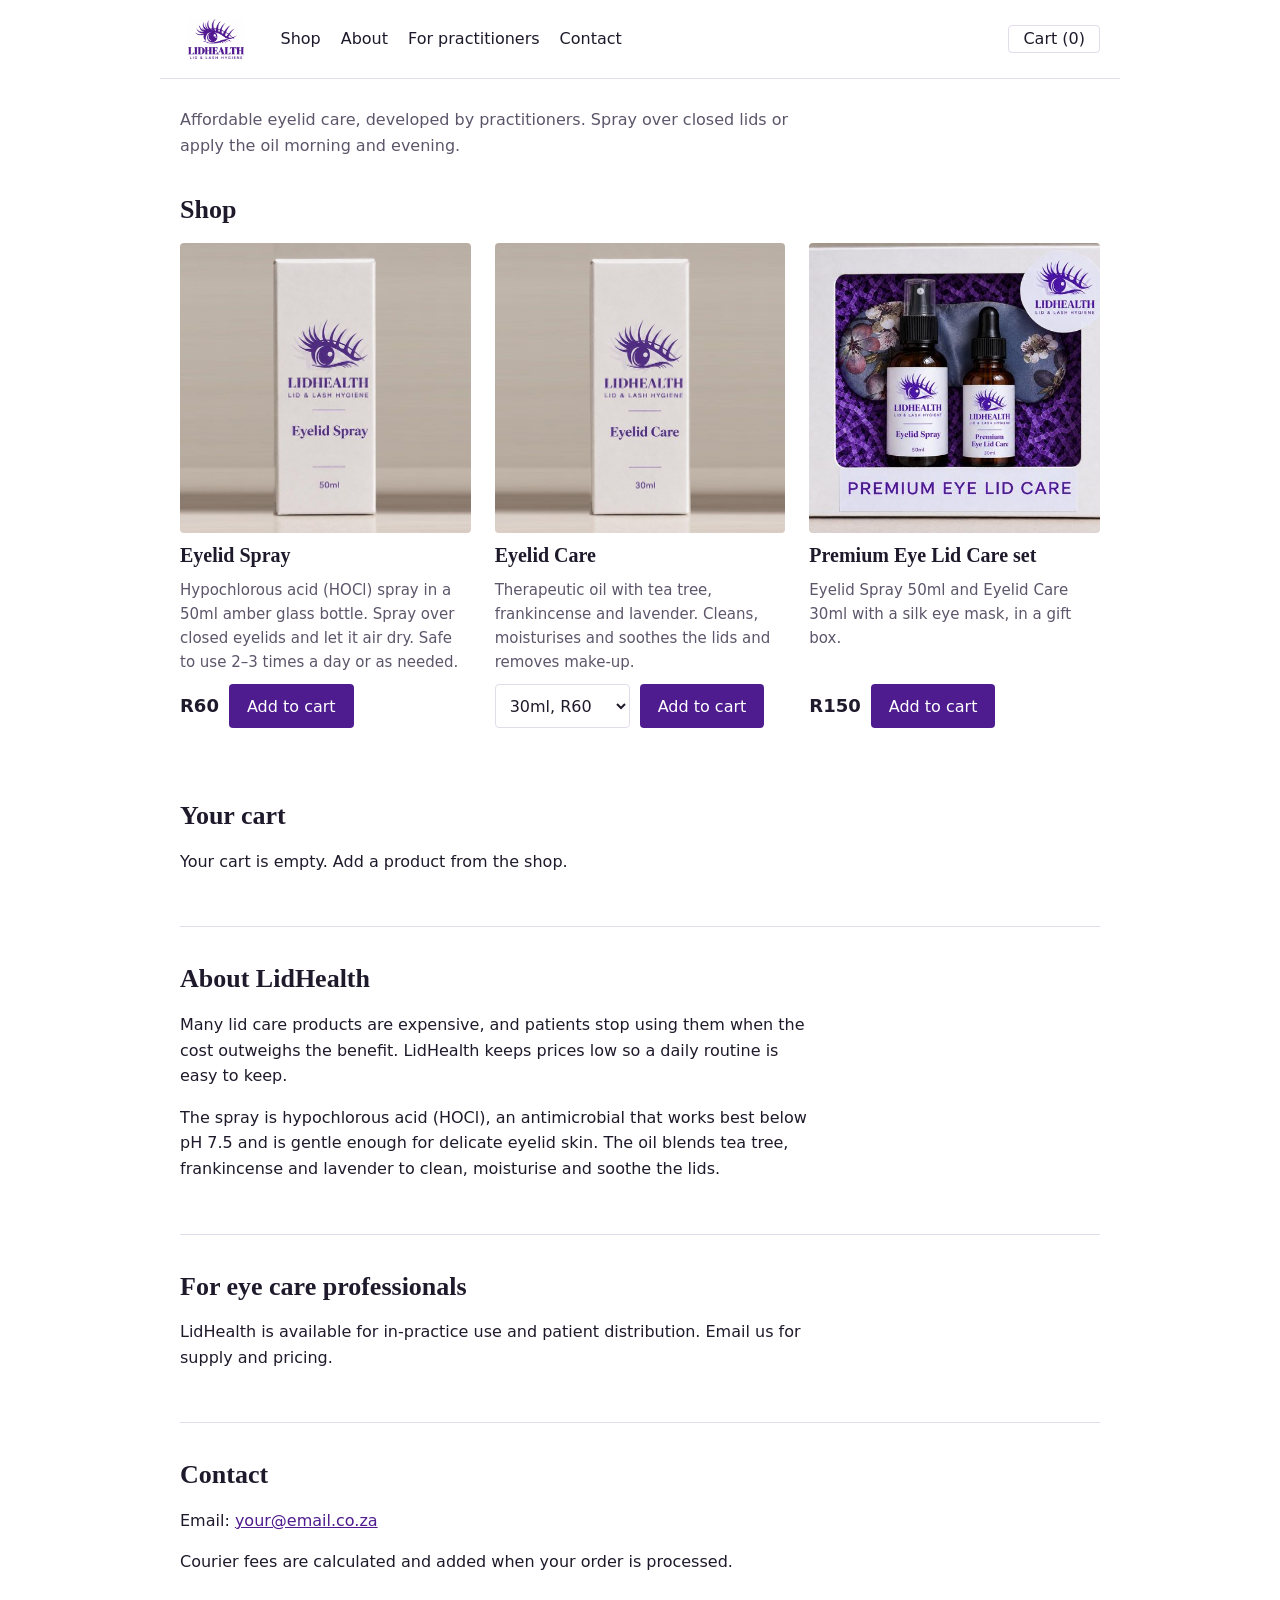
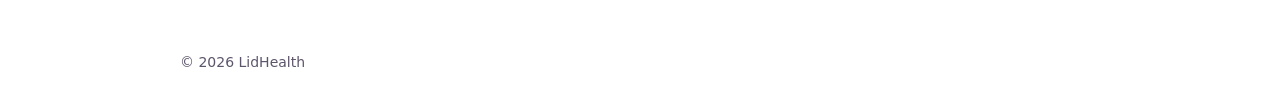
<file: LidHealth store - Copy.html>
<!doctype html>
<html lang="en"><head><meta charset="utf-8">
<link rel="icon" href="favicon.ico" sizes="any">
<link rel="icon" type="image/png" sizes="32x32" href="favicon-32x32.png">
<link rel="apple-touch-icon" href="apple-touch-icon.png">
<meta name="viewport" content="width=device-width, initial-scale=1, viewport-fit=cover">
<title>LidHealth: Lid & Lash Hygiene</title>
<style>
:root{color-scheme:light dark;--bg:#fff;--ink:#1f1a2b;--mute:#5d566b;--pu:#4f1c8f;--tile:#f3f0f8;--line:#e2dceb;--on:#fff;box-sizing:border-box;padding-top:env(safe-area-inset-top,0px);padding-bottom:env(safe-area-inset-bottom,0px)}
@media(prefers-color-scheme:dark){:root:not([data-theme="light"]){--bg:#17131f;--ink:#eee9f6;--mute:#b0a8c0;--pu:#b99cf0;--tile:#231d2f;--line:#3a3148;--on:#17131f}}
:root[data-theme="dark"]{--bg:#17131f;--ink:#eee9f6;--mute:#b0a8c0;--pu:#b99cf0;--tile:#231d2f;--line:#3a3148;--on:#17131f}
*{box-sizing:border-box}html{scroll-padding-top:env(safe-area-inset-top,0px)}
body{margin:0;background:var(--bg);color:var(--ink);font:16px/1.6 system-ui,-apple-system,"Segoe UI",sans-serif}
.wrap{max-width:960px;margin:0 auto;padding:0 20px}
header .wrap{display:flex;flex-wrap:wrap;align-items:center;gap:12px 28px;padding-top:16px;padding-bottom:16px;border-bottom:1px solid var(--line)}
.logo{height:46px;background:#fff;padding:3px 8px;border-radius:4px;display:block}
nav{display:flex;gap:20px;flex:1;flex-wrap:wrap}
a{color:var(--pu)}nav a{text-decoration:none;color:var(--ink)}nav a:hover{color:var(--pu)}
button,select{font:inherit;min-height:44px;border-radius:4px}
.btn{background:var(--pu);color:var(--on);border:0;padding:0 18px;cursor:pointer}
.ghost{background:none;border:1px solid var(--line);color:var(--ink);padding:0 14px;cursor:pointer}
:focus-visible{outline:3px solid var(--pu);outline-offset:2px}
h1,h2,h3{font-family:Georgia,"Times New Roman",serif;font-weight:700;line-height:1.25;margin:0}
h2{font-size:26px;margin-bottom:16px}h3{font-size:20px}
section{padding:36px 0;border-bottom:1px solid var(--line)}
.lead{margin:28px 0 0;max-width:60ch;color:var(--mute)}
.grid{display:grid;grid-template-columns:repeat(auto-fill,minmax(270px,1fr));gap:24px}
.p{display:flex;flex-direction:column;gap:10px}
.p img{width:100%;aspect-ratio:1;object-fit:cover;background:var(--tile);border-radius:4px}
.p p{margin:0;font-size:15px;color:var(--mute)}.price{font-weight:700;font-size:18px}
.row{display:flex;gap:10px;align-items:center;margin-top:auto}
select{border:1px solid var(--line);background:var(--bg);color:var(--ink);padding:0 10px}
.txt{max-width:62ch}
.item{display:flex;flex-wrap:wrap;gap:8px 16px;align-items:center;padding:12px 0;border-bottom:1px solid var(--line)}
.item b{flex:1 1 200px;font-weight:600}.q{display:flex;align-items:center;gap:8px}
.tot{display:flex;justify-content:space-between;font-size:20px;font-weight:700;padding:16px 0}
footer{padding:24px 0;color:var(--mute);font-size:14px}
@media(prefers-reduced-motion:no-preference){html{scroll-behavior:smooth}}
</style></head><body>
<header><div class="wrap">
<a href="#shop"><img class="logo" id="logo" alt="LidHealth, lid and lash hygiene"></a>
<nav><a href="#shop">Shop</a><a href="#about">About</a><a href="#practitioners">For practitioners</a><a href="#contact">Contact</a></nav>
<a class="ghost" href="#cart" style="display:inline-flex;align-items:center;text-decoration:none;border-radius:4px" id="cartlink">Cart (0)</a>
</div></header>
<main class="wrap">
<p class="lead">Affordable eyelid care, developed by practitioners. Spray over closed lids or apply the oil morning and evening.</p>
<section id="shop" style="border:0"><h2>Shop</h2><div class="grid" id="grid"></div></section>
<section id="cart"><h2>Your cart</h2><div id="items"></div><p id="note" role="status" style="color:var(--mute)"></p></section>
<section id="about"><h2>About LidHealth</h2><div class="txt">
<p>Many lid care products are expensive, and patients stop using them when the cost outweighs the benefit. LidHealth keeps prices low so a daily routine is easy to keep.</p>
<p>The spray is hypochlorous acid (HOCl), an antimicrobial that works best below pH 7.5 and is gentle enough for delicate eyelid skin. The oil blends tea tree, frankincense and lavender to clean, moisturise and soothe the lids.</p></div></section>
<section id="practitioners"><h2>For eye care professionals</h2><div class="txt">
<p>LidHealth is available for in-practice use and patient distribution. Email us for supply and pricing.</p></div></section>
<section id="contact" style="border:0"><h2>Contact</h2><div class="txt">
<p>Email: <a id="mail"></a></p><p>Courier fees are calculated and added when your order is processed.</p></div></section>
</main>
<footer><div class="wrap">© 2026 LidHealth</div></footer>
<script>
const CFG={email:"your@email.co.za"};
const IMG={logo:"[data-uri]",spray:"[data-uri]",oil:"[data-uri]",set:"[data-uri]"};
const P=[
{id:"spray",name:"Eyelid Spray",img:"spray",d:"Hypochlorous acid (HOCl) spray in a 50ml amber glass bottle. Spray over closed eyelids and let it air dry. Safe to use 2–3 times a day or as needed.",o:[["50ml",60]]},
{id:"care",name:"Eyelid Care",img:"oil",d:"Therapeutic oil with tea tree, frankincense and lavender. Cleans, moisturises and soothes the lids and removes make-up.",o:[["30ml",60],["50ml",100]]},
{id:"set",name:"Premium Eye Lid Care set",img:"set",d:"Eyelid Spray 50ml and Eyelid Care 30ml with a silk eye mask, in a gift box.",o:[["Gift box",150]]}];
let cart=[];
const $=s=>document.querySelector(s),R=n=>"R"+(n%1?n.toFixed(2):n);
$("#logo").src=IMG.logo;$("#mail").textContent=CFG.email;$("#mail").href="mailto:"+CFG.email;
$("#grid").innerHTML=P.map(p=>`<article class="p"><img src="${IMG[p.img]}" alt="${p.name}"><h3>${p.name}</h3><p>${p.d}</p><div class="row">${p.o.length>1?`<select aria-label="Size" id="s-${p.id}">${p.o.map((o,i)=>`<option value="${i}">${o[0]}, ${R(o[1])}</option>`).join("")}</select>`:`<span class="price">${R(p.o[0][1])}</span>`}<button class="btn" data-add="${p.id}">Add to cart</button></div></article>`).join("");
$("#grid").onclick=e=>{const id=e.target.dataset.add;if(!id)return;const p=P.find(x=>x.id===id),s=$("#s-"+id),o=p.o[s?s.value:0],k=id+o[0],c=cart.find(x=>x.k===k);c?c.qty++:cart.push({k,name:p.name,label:o[0],price:o[1],qty:1});draw();$("#note").textContent=p.name+" added to your cart."};
const total=()=>cart.reduce((a,i)=>a+i.price*i.qty,0);
function draw(){$("#cartlink").textContent="Cart ("+cart.reduce((a,i)=>a+i.qty,0)+")";
$("#items").innerHTML=cart.length?cart.map((i,n)=>`<div class="item"><b>${i.name}, ${i.label}</b><span class="q"><button class="ghost" data-q="${n}:-1" aria-label="Fewer">−</button>${i.qty}<button class="ghost" data-q="${n}:1" aria-label="More">+</button></span><span>${R(i.price*i.qty)}</span></div>`).join("")+`<div class="tot"><span>Total</span><span>${R(total())}</span></div><a class="btn" href="/cart/">Continue to checkout</a>`:"<p>Your cart is empty. Add a product from the shop.</p>"}
$("#items").onclick=e=>{const q=e.target.dataset.q;if(q){const[n,d]=q.split(":");cart[n].qty+=+d;if(cart[n].qty<1)cart.splice(n,1);draw();$("#note").textContent=""}};
draw();
</script></body></html>
</file>
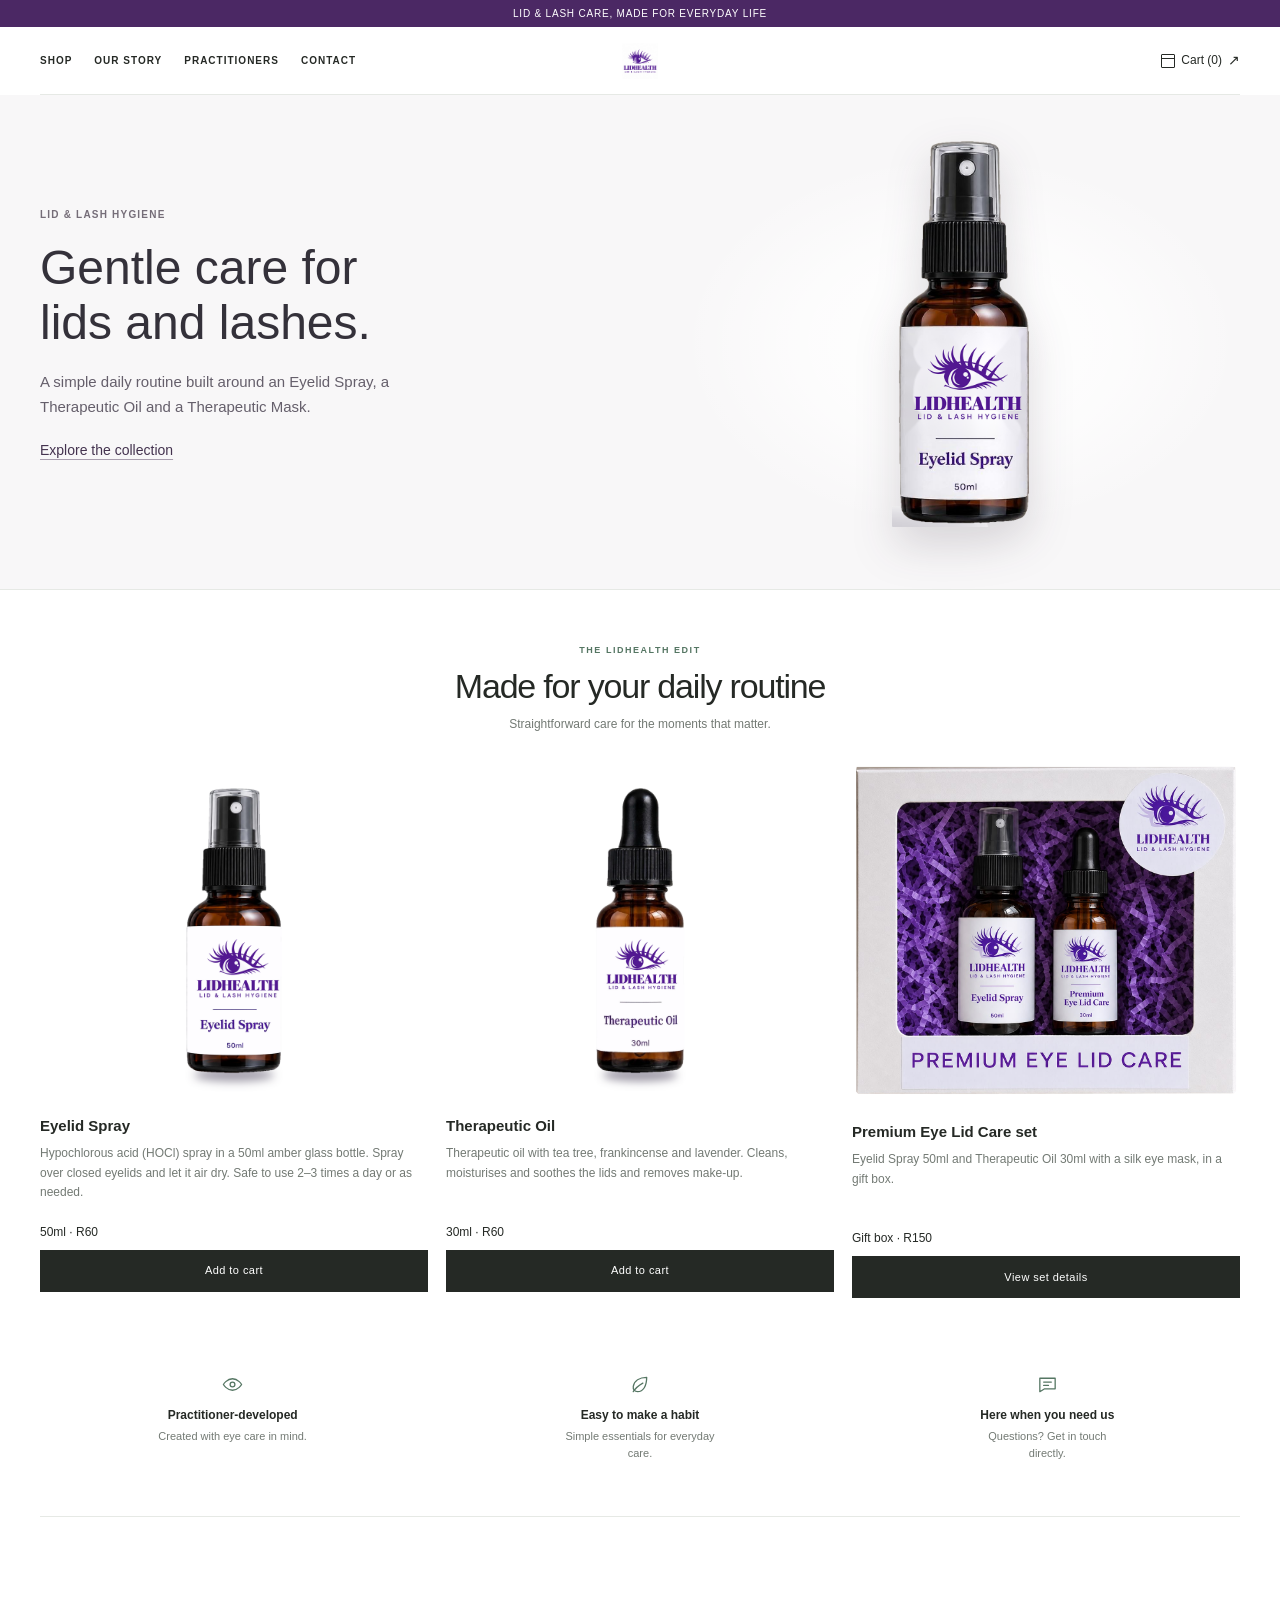
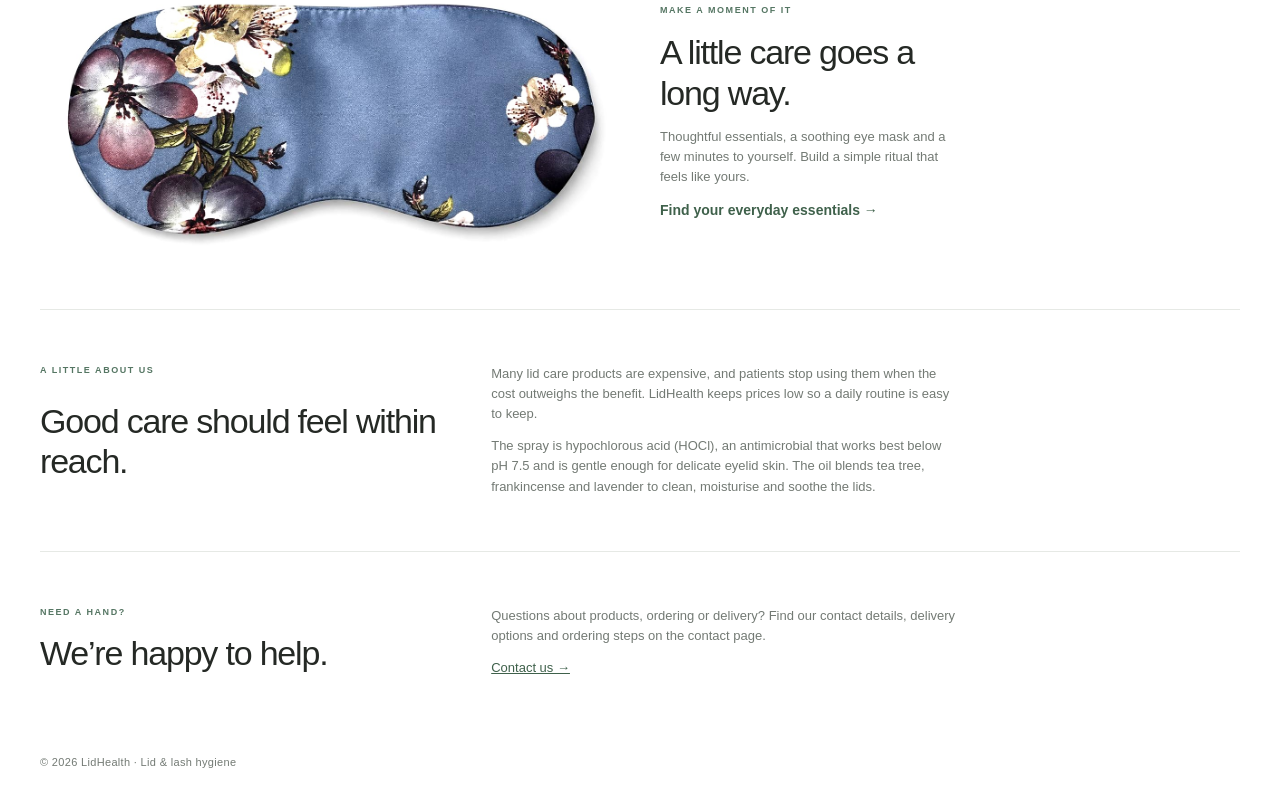
<file: LidHealth store.html>
<!doctype html>
<html lang="en"><head><meta charset="utf-8">
<link rel="icon" href="favicon.ico" sizes="any">
<link rel="icon" type="image/png" sizes="32x32" href="favicon-32x32.png">
<link rel="apple-touch-icon" href="apple-touch-icon.png">
<meta name="viewport" content="width=device-width, initial-scale=1, viewport-fit=cover">
<meta name="theme-color" content="#4b2864">
<title>LidHealth: Lid & Lash Hygiene</title>
<style>
:root{color-scheme:light dark;--bg:#faf8f4;--ink:#28242a;--mute:#716a70;--pu:#553b5c;--tile:#f0ebe6;--line:#e8e1db;--on:#fff;--accent:#a67d67;box-sizing:border-box;padding-top:env(safe-area-inset-top,0px);padding-bottom:env(safe-area-inset-bottom,0px)}
@media(prefers-color-scheme:dark){:root:not([data-theme="light"]){--bg:#1e1b20;--ink:#f2ece6;--mute:#b6aeb2;--pu:#c8accb;--tile:#29242a;--line:#403941;--on:#211d23;--accent:#d1a98e}}
:root[data-theme="dark"]{--bg:#1e1b20;--ink:#f2ece6;--mute:#b6aeb2;--pu:#c8accb;--tile:#29242a;--line:#403941;--on:#211d23;--accent:#d1a98e}
*{box-sizing:border-box}html{scroll-padding-top:env(safe-area-inset-top,0px)}
body{margin:0;background:var(--bg);color:var(--ink);font:16px/1.7 "Avenir Next",Avenir,"Segoe UI",sans-serif;-webkit-font-smoothing:antialiased}
.wrap{max-width:1160px;margin:0 auto;padding:0 28px}
header{background:var(--bg)}
header .wrap{display:flex;flex-wrap:wrap;align-items:center;gap:14px 36px;padding-top:18px;padding-bottom:18px;border-bottom:1px solid var(--line)}
.logo{height:44px;background:#fff;padding:3px 8px;border-radius:3px;display:block}
nav{display:flex;gap:clamp(14px,2.4vw,30px);flex:1;flex-wrap:wrap}
a{color:var(--pu)}nav a{text-decoration:none;color:var(--mute);font-size:13px;letter-spacing:.04em;transition:color .18s ease}nav a:hover{color:var(--pu)}
button,select{font:inherit;min-height:46px;border-radius:3px}
.btn{background:var(--pu);color:var(--on);border:1px solid var(--pu);padding:0 20px;cursor:pointer;transition:background .18s ease,border-color .18s ease,transform .18s ease}
.btn:hover{background:var(--ink);border-color:var(--ink);transform:translateY(-1px)}
.ghost{background:transparent;border:1px solid var(--line);color:var(--ink);padding:0 16px;cursor:pointer;transition:border-color .18s ease,color .18s ease,background .18s ease}
.ghost:hover{border-color:var(--pu);color:var(--pu);background:var(--tile)}
:focus-visible{outline:3px solid var(--accent);outline-offset:3px}
h1,h2,h3{font-family:"Iowan Old Style",Baskerville,"Palatino Linotype",Georgia,serif;font-weight:500;line-height:1.2;margin:0;letter-spacing:-.025em}
h1{font-size:clamp(42px,7vw,76px);line-height:1.03}
h2{font-size:clamp(30px,4vw,42px);margin-bottom:20px}h3{font-size:25px}
.eyebrow{margin:0 0 14px;color:var(--accent);font-size:11px;font-weight:700;letter-spacing:.2em;text-transform:uppercase}
.intro{padding-top:64px;padding-bottom:54px}
.intro-copy{display:grid;grid-template-columns:minmax(0,1.3fr) minmax(240px,.7fr);align-items:end;gap:36px}
.intro-copy h1{max-width:12ch}
.lead{margin:0 0 8px;max-width:38ch;color:var(--mute);font-size:18px;line-height:1.75}
section{padding:54px 0;border-bottom:1px solid var(--line)}
.section-heading{display:flex;justify-content:space-between;align-items:end;gap:20px;margin-bottom:24px}
.section-heading .eyebrow{margin-bottom:7px}
.section-heading h2{margin:0}
.section-note{max-width:32ch;margin:0;color:var(--mute);font-size:14px}
.grid{display:grid;grid-template-columns:repeat(auto-fill,minmax(min(100%,290px),1fr));gap:20px}
.p{display:flex;flex-direction:column;gap:13px;padding:13px 13px 18px;border:1px solid var(--line);background:color-mix(in srgb,var(--tile) 46%,var(--bg));transition:transform .2s ease,border-color .2s ease,box-shadow .2s ease}
.p:hover{transform:translateY(-3px);border-color:color-mix(in srgb,var(--accent) 54%,var(--line));box-shadow:0 14px 34px #30201b0a}
.p img{width:100%;aspect-ratio:1.08;object-fit:cover;background:var(--tile);border-radius:2px}
.p h3{margin-top:3px}
.p p{margin:0;color:var(--mute);font-size:14px;line-height:1.65}
.price{font-family:"Iowan Old Style",Baskerville,Georgia,serif;font-size:22px}
.row{display:flex;gap:10px;align-items:center;margin-top:auto;padding-top:8px}
select{min-width:0;border:1px solid var(--line);background:var(--bg);color:var(--ink);padding:0 10px}
.row .btn{flex:1}
.txt{max-width:65ch;color:var(--mute)}
.txt p{margin:0 0 16px}
.note{min-height:1.5em;color:var(--mute);font-size:14px}
.cart-link{display:inline-flex;align-items:center;gap:10px;text-decoration:none}
.cart-link::after{content:"↗";font-size:14px}
footer{padding:26px 0;color:var(--mute);font-size:13px;letter-spacing:.03em}
@media(prefers-reduced-motion:no-preference){html{scroll-behavior:smooth}}
@media(max-width:700px){.wrap{padding-right:20px;padding-left:20px}header .wrap{gap:14px 20px}nav{order:3;flex-basis:100%;gap:18px}.intro{padding-top:44px;padding-bottom:34px}.intro-copy{grid-template-columns:1fr;gap:18px}.lead{font-size:16px}section{padding:40px 0}.section-heading{align-items:flex-start;flex-direction:column;gap:8px}.grid{grid-template-columns:repeat(auto-fill,minmax(min(100%,250px),1fr));gap:14px}}
@media(prefers-reduced-motion:reduce){*,*::before,*::after{scroll-behavior:auto!important;transition:none!important}}
:root{color-scheme:light;--bg:#fff;--ink:#252925;--mute:#737a74;--pu:#26332b;--tile:#f3f5f2;--line:#e6e9e5;--on:#fff;--accent:#567561}
:root:not([data-theme="light"]){--bg:#fff;--ink:#252925;--mute:#737a74;--pu:#26332b;--tile:#f3f5f2;--line:#e6e9e5;--on:#fff;--accent:#567561}
body{font-family:"Avenir Next",Avenir,"Segoe UI",sans-serif;font-size:14px;line-height:1.55}
.wrap{width:min(1200px,calc(100% - 48px));max-width:none;padding:0}
.announce{min-height:27px;display:grid;place-items:center;padding:4px 16px;background:#4b2864;color:#fff;text-align:center;font-size:10px;letter-spacing:.08em}
header .wrap{min-height:68px;display:grid;grid-template-columns:1fr auto 1fr;align-items:center;gap:18px;border-bottom:1px solid var(--line)}
.brand{grid-column:2;grid-row:1;display:block}
.logo{display:block;width:52px;height:52px;object-fit:contain}
nav{grid-column:1;grid-row:1;display:flex;align-items:center;gap:22px}
nav a{color:var(--ink);font-size:10px;font-weight:600;letter-spacing:.1em;text-decoration:none;text-transform:uppercase}
nav a:hover,.text-link:hover{color:#557663}
.cart-link{grid-column:3;grid-row:1;justify-self:end;display:inline-flex;align-items:center;gap:6px;color:var(--ink);font-size:12px;text-decoration:none}
.cart-link::before{content:"";width:12px;height:12px;display:inline-block;border:1px solid currentColor;border-radius:1px;background:linear-gradient(transparent 25%,currentColor 26%,currentColor 31%,transparent 32%)}
h1,h2,h3{font-family:"Avenir Next",Avenir,"Segoe UI",sans-serif;font-weight:500;letter-spacing:-.035em}
h1{font-size:clamp(36px,5vw,62px);line-height:1.08}
h2{font-size:clamp(25px,3vw,34px);margin-bottom:10px}h3{font-size:15px;font-weight:600;letter-spacing:0}
.eyebrow{margin:0 0 14px;color:#557663;font-size:9px;font-weight:700;letter-spacing:.17em;text-transform:uppercase}
.hero{position:relative;width:100%;min-height:490px;display:grid;grid-template-columns:minmax(0,1.05fr) minmax(0,.95fr);align-items:center;gap:24px;padding:24px max(34px,calc((100vw - 1200px)/2)) 40px;overflow:hidden;background:#f8f7f8;color:#34313a}
.hero-copy{position:relative;z-index:2;align-self:center;max-width:560px;padding:0}
.hero-copy .eyebrow{margin:0 0 18px;color:#756d78;font-size:10px;letter-spacing:.12em}
.hero-copy h1{max-width:14ch;font-family:Arial,Helvetica,sans-serif;font-size:clamp(34px,3.8vw,48px);font-weight:400;line-height:1.15;letter-spacing:0}
.hero-copy h1 em{color:inherit;font-weight:400;font-style:normal}
.hero-copy p:not(.eyebrow){max-width:44ch;margin:18px 0 20px;color:#655f6b;font-size:15px;line-height:1.7}
.hero-copy .btn{min-height:0;padding:0;border:0;border-radius:0;background:transparent;color:#44334f;text-decoration:underline;text-decoration-color:#a89eae;text-underline-offset:4px;font-size:14px;font-weight:500;letter-spacing:0}
.hero-copy .btn:hover{background:transparent;border-color:transparent;color:#654d78;text-decoration-color:currentColor;transform:none}
.hero-stage{position:relative;display:grid;place-items:center;min-height:430px;isolation:isolate}
.hero-stage::before{position:absolute;z-index:-1;inset:8% 0 4%;border-radius:50%;background:radial-gradient(closest-side,#fff 0%,rgba(255,255,255,.62) 58%,transparent 100%);content:""}
.hero-image{position:relative;z-index:1;width:auto;height:clamp(320px,43vh,420px);max-width:100%;min-height:0;display:block;object-fit:contain;filter:drop-shadow(0 18px 22px rgba(42,32,49,.16));transform-origin:50% 100%;transition:transform .16s ease-out,filter .16s ease-out;cursor:pointer}
.hero-image.press{transform:translateY(3px) rotate(-.5deg)}
.hero-image:focus-visible{outline:none;filter:drop-shadow(0 0 5px rgba(101,77,120,.72)) drop-shadow(0 18px 22px rgba(42,32,49,.16))}
#mist{position:absolute;inset:0;z-index:2;width:100%;height:100%;pointer-events:none}
section{padding:54px 0;border-bottom:1px solid var(--line)}
.section-heading{display:block;margin-bottom:24px;text-align:center}
.section-heading .eyebrow{margin-bottom:8px}
.section-heading h2{margin:0}
.section-note{max-width:none;margin:8px auto 0;color:var(--mute);font-size:12px}
.grid{display:grid;grid-template-columns:repeat(3,minmax(0,1fr));gap:18px}
.p{min-width:0;display:flex;flex-direction:column;gap:9px;padding:0;border:0;background:transparent}
.p:hover{transform:none;border:0;box-shadow:none}
.p img{width:100%;aspect-ratio:1.12;object-fit:contain;background:transparent;border-radius:0}
.p .product-image-link{display:block}
.p .product-image-link:focus-visible{outline:2px solid #654d78;outline-offset:3px}
.p h3 a{color:inherit;text-decoration:none}
.p h3 a:hover{color:#654d78;text-decoration:underline;text-underline-offset:3px}
.p h3{margin-top:4px}
.p p{min-height:70px;margin:0;color:var(--mute);font-size:12px;line-height:1.65}
.price{font:400 12px/1.5 "Avenir Next",Avenir,"Segoe UI",sans-serif;color:var(--ink)}
.row{display:flex;gap:9px;align-items:center;margin-top:0;padding-top:0}
select{min-width:0;max-width:52%;border:1px solid var(--line);border-radius:0;background:#fff;color:var(--ink);padding:0 8px;font-size:12px}
.row .btn{flex:1;min-width:0;min-height:42px;padding:0 10px;border:1px solid var(--ink);border-radius:0;background:var(--ink);font-size:11px;letter-spacing:.04em}
.row .btn:hover{background:#557663;border-color:#557663}
.row .set-link{display:flex;align-items:center;justify-content:center;color:#fff;text-align:center;text-decoration:none}
.row .set-link:hover{color:#fff}
.service-row{display:grid;grid-template-columns:repeat(3,1fr);gap:22px;padding-top:30px}
.service{text-align:center}
.service-mark{width:28px;height:28px;display:grid;place-items:center;margin:0 auto 10px;color:#557663}
.service-mark svg{width:23px;height:23px;fill:none;stroke:currentColor;stroke-width:1.35;stroke-linecap:round;stroke-linejoin:round}
.service h3{font-size:12px}.service p{max-width:25ch;margin:5px auto 0;color:var(--mute);font-size:11px}
.about{max-width:none;margin:0;display:grid;grid-template-columns:minmax(210px,.7fr) minmax(0,1.3fr);column-gap:48px;align-items:start}
.about>.eyebrow,.about>h2{grid-column:1}
.about>.eyebrow{margin-bottom:8px}
.about h2{grid-column:1;grid-row:2;margin:0}
.about .txt{grid-column:2;grid-row:1/3;max-width:65ch;margin:0;color:var(--mute);font-size:13px}
.about .txt p{margin:0 0 12px}
.about .txt p:last-child{margin-bottom:0}
.about-contact .txt{grid-row:1/3}
.about-contact .eyebrow{grid-row:1}
.about-contact h2{grid-row:2}
@media(prefers-reduced-motion:no-preference){
.motion-ready .ritual-image,.motion-ready .ritual-copy,.motion-ready .about>.eyebrow,.motion-ready .about>h2,.motion-ready .about>.txt{opacity:0;transform:translateY(14px);transition:opacity .65s ease,transform .65s cubic-bezier(.2,.7,.2,1)}
.motion-ready .ritual-image{transform:translateY(14px) scale(.985)}
.motion-ready .ritual.is-visible .ritual-image,.motion-ready .ritual.is-visible .ritual-copy,.motion-ready .about.is-visible>.eyebrow,.motion-ready .about.is-visible>h2,.motion-ready .about.is-visible>.txt{opacity:1;transform:none}
.motion-ready .ritual.is-visible .ritual-copy{transition-delay:.1s}
.motion-ready .about.is-visible>h2{transition-delay:.08s}
.motion-ready .about.is-visible>.txt{transition-delay:.14s}
}
.text-link{color:#3f614b}
.ritual{display:grid;grid-template-columns:1fr 1fr;align-items:center;gap:40px;padding-top:46px;padding-bottom:46px}
.ritual-image{width:100%;height:300px;display:block;object-fit:cover;transition:transform .8s cubic-bezier(.2,.7,.2,1)}
.ritual:hover .ritual-image{transform:scale(1.015)}
.ritual-copy{max-width:38ch}
.ritual-copy h2{margin-bottom:12px}
.ritual-copy p:not(.eyebrow){color:var(--mute);font-size:13px}
.ritual-copy .text-link{font-weight:600;text-decoration:none}
.note{min-height:1.5em;color:var(--mute);font-size:12px}
footer{padding:22px 0;color:var(--mute);font-size:11px}
@media(max-width:760px){.wrap{width:calc(100% - 32px);padding:0}header .wrap{min-height:60px;grid-template-columns:1fr auto;gap:8px}.brand{grid-column:1;grid-row:1;justify-self:start}.logo{width:46px;height:46px}nav{grid-column:1/-1;grid-row:2;justify-content:center;gap:clamp(12px,4vw,24px);padding:0 0 12px}.cart-link{grid-column:2;grid-row:1}.hero{min-height:0;grid-template-columns:1fr;gap:0;padding:34px 24px 16px}.hero-copy{grid-row:auto;padding:0}.hero-copy .eyebrow{margin-bottom:14px}.hero-copy h1{max-width:13ch;font-size:clamp(34px,8vw,44px)}.hero-copy p:not(.eyebrow){margin:14px 0 18px;font-size:14px}.hero-stage{grid-row:auto;min-height:0;height:clamp(270px,76vw,340px)}.hero-image{height:clamp(260px,70vw,320px)}section{padding:40px 0}.grid{grid-template-columns:repeat(2,minmax(0,1fr));gap:22px 12px}.p p{min-height:98px;font-size:11px}.row{align-items:stretch;flex-direction:column}.row select{max-width:none;width:100%;height:42px}.row .btn{width:100%}.service-row{gap:10px}.service h3{font-size:11px}.service p{font-size:10px}.ritual{grid-template-columns:1fr;gap:24px;padding-top:34px;padding-bottom:34px}.ritual-image{height:clamp(220px,70vw,340px)}}
@media(max-width:760px){.wrap{width:calc(100% - 32px);padding:0}header .wrap{min-height:60px;grid-template-columns:1fr auto;gap:8px}.brand{grid-column:1;grid-row:1;justify-self:start}.logo{width:46px;height:46px}nav{grid-column:1/-1;grid-row:2;justify-content:center;gap:clamp(12px,4vw,24px);padding:0 0 12px}.cart-link{grid-column:2;grid-row:1}.hero{min-height:0;grid-template-columns:1fr;gap:0;padding:34px 24px 16px}.hero-copy{grid-row:auto;padding:0}.hero-copy .eyebrow{margin-bottom:14px}.hero-copy h1{max-width:13ch;font-size:clamp(34px,8vw,44px)}.hero-copy p:not(.eyebrow){margin:14px 0 18px;font-size:14px}.hero-stage{grid-row:auto;min-height:0;height:clamp(270px,76vw,340px)}.hero-image{height:clamp(260px,70vw,320px)}section{padding:40px 0}.grid{grid-template-columns:repeat(2,minmax(0,1fr));gap:22px 12px}.p p{min-height:98px;font-size:11px}.row{align-items:stretch;flex-direction:column}.row select{max-width:none;width:100%;height:42px}.row .btn{width:100%}.service-row{gap:10px}.service h3{font-size:11px}.service p{font-size:10px}.ritual{grid-template-columns:1fr;gap:24px;padding-top:34px;padding-bottom:34px}.ritual-image{height:clamp(220px,70vw,340px)}.about{grid-template-columns:1fr;row-gap:16px}.about>.eyebrow,.about h2,.about .txt,.about-contact .txt{grid-column:1;grid-row:auto}.about .txt{max-width:65ch}.about h2{margin:0}}
@media(max-width:760px){.wrap{width:calc(100% - 32px);padding:0}header .wrap{min-height:60px;grid-template-columns:1fr auto;gap:8px}.brand{grid-column:1;grid-row:1;justify-self:start}.logo{width:46px;height:46px}nav{grid-column:1/-1;grid-row:2;justify-content:center;gap:clamp(12px,4vw,24px);padding:0 0 12px}.cart-link{grid-column:2;grid-row:1}.hero{min-height:0;grid-template-columns:1fr;gap:8px;padding:44px 24px 24px}.hero-copy{grid-row:auto;padding:0}.hero-copy .eyebrow{margin-bottom:18px}.hero-copy h1{max-width:12ch;font-size:clamp(40px,10vw,54px)}.hero-copy p:not(.eyebrow){margin:16px 0 20px;font-size:14px}.hero-stage{grid-row:auto;min-height:0;height:clamp(320px,92vw,410px)}.hero-image{height:clamp(300px,82vw,370px)}section{padding:40px 0}.grid{grid-template-columns:repeat(2,minmax(0,1fr));gap:22px 12px}.p p{min-height:98px;font-size:11px}.row{align-items:stretch;flex-direction:column}.row select{max-width:none;width:100%;height:42px}.row .btn{width:100%}.service-row{gap:10px}.service h3{font-size:11px}.service p{font-size:10px}.ritual{grid-template-columns:1fr;gap:24px;padding-top:34px;padding-bottom:34px}.ritual-image{height:clamp(220px,70vw,340px)}}
@media(max-width:390px){.grid{grid-template-columns:1fr}.p img{aspect-ratio:1.25}.p p{min-height:0}.row{flex-direction:row}.row select{width:auto}.row .btn{width:auto}.service-row{grid-template-columns:1fr}.service{display:grid;grid-template-columns:30px 1fr;column-gap:10px;text-align:left;align-items:center}.service-mark{grid-row:1/3;margin:0}.service p{margin:0;max-width:none}}
</style><link rel="stylesheet" href="site-header.css"><script>document.addEventListener("DOMContentLoaded",()=>{document.querySelectorAll(".site-header").forEach(header=>{const toggle=header.querySelector(".menu-toggle"),nav=header.querySelector("#primary-navigation");if(!toggle||!nav)return;const setOpen=open=>{header.classList.toggle("menu-open",open);toggle.setAttribute("aria-expanded",String(open));toggle.setAttribute("aria-label",open?"Close menu":"Open menu")};toggle.addEventListener("click",()=>setOpen(toggle.getAttribute("aria-expanded")!=="true"));nav.addEventListener("click",event=>{if(event.target.closest("a"))setOpen(false)});document.addEventListener("keydown",event=>{if(event.key==="Escape")setOpen(false)});document.addEventListener("click",event=>{if(!header.contains(event.target))setOpen(false)});window.matchMedia("(min-width: 761px)").addEventListener("change",event=>{if(event.matches)setOpen(false)})})});</script></head><body>
<div class="announce">LID & LASH CARE, MADE FOR EVERYDAY LIFE</div>
<header class="site-header"><div class="wrap">
<button class="menu-toggle" type="button" aria-label="Open menu" aria-expanded="false" aria-controls="primary-navigation"><span></span><span></span><span></span></button>
<nav id="primary-navigation" aria-label="Main navigation"><a href="#shop">Shop</a><a href="#about">Our story</a><a href="/practitioners/">Practitioners</a><a href="/contact/">Contact</a></nav>
<a class="brand" href="#shop"><img class="logo" id="logo" alt="LidHealth, lid and lash hygiene"></a>
<a class="cart-link" href="/cart/" id="cartlink">Cart (0)</a>
</div></header>
<main>
<section class="hero" id="hero" aria-label="LidHealth lid and lash care">
<div class="hero-copy"><p class="eyebrow">Lid &amp; lash hygiene</p><h1>Gentle care for <em>lids</em> and lashes.</h1><p>A simple daily routine built around an Eyelid Spray, a Therapeutic Oil and a Therapeutic Mask.</p><a class="btn" href="#shop">Explore the collection</a></div>
<div class="hero-stage"><img class="hero-image" id="hero-image" alt="Spray the LidHealth Eyelid Spray bottle for a mist effect" role="button" tabindex="0"></div>
<canvas id="mist" aria-hidden="true"></canvas>
</section>
<div class="wrap">
<section id="shop"><div class="section-heading"><p class="eyebrow">The LidHealth edit</p><h2>Made for your daily routine</h2><p class="section-note">Straightforward care for the moments that matter.</p></div><div class="grid" id="grid"></div><p id="note" class="note" role="status"></p>
<div class="service-row" aria-label="About LidHealth"><div class="service"><span class="service-mark" aria-hidden="true"><svg viewBox="0 0 24 24"><path d="M2.5 12s3.5-6 9.5-6 9.5 6 9.5 6-3.5 6-9.5 6-9.5-6-9.5-6Z"/><circle cx="12" cy="12" r="2.5"/></svg></span><h3>Practitioner-developed</h3><p>Created with eye care in mind.</p></div><div class="service"><span class="service-mark" aria-hidden="true"><svg viewBox="0 0 24 24"><path d="M19.5 4.5c-7.5 0-13 3.5-14 9.5-.5 3 1.5 5.5 4.5 5.5 6 0 9.5-6 9.5-15Z"/><path d="M5.5 19.5c2.5-4 5.5-6.5 10-9"/></svg></span><h3>Easy to make a habit</h3><p>Simple essentials for everyday care.</p></div><div class="service"><span class="service-mark" aria-hidden="true"><svg viewBox="0 0 24 24"><path d="M4 5.5h16v11H9l-5 3v-14Z"/><path d="M8 9.5h8M8 13h5"/></svg></span><h3>Here when you need us</h3><p>Questions? Get in touch directly.</p></div></div></section>
<section class="ritual" aria-label="A moment for self-care"><img class="ritual-image" src="files/Therapeutic_Mask_white.jpeg" alt="Floral LidHealth eye mask"><div class="ritual-copy"><p class="eyebrow">Make a moment of it</p><h2>A little care goes a long way.</h2><p>Thoughtful essentials, a soothing eye mask and a few minutes to yourself. Build a simple ritual that feels like yours.</p><a class="text-link" href="premium-eye-lid-care.html">Find your everyday essentials →</a></div></section><section id="about"><div class="about"><p class="eyebrow">A little about us</p><h2>Good care should feel within reach.</h2><div class="txt">
<p>Many lid care products are expensive, and patients stop using them when the cost outweighs the benefit. LidHealth keeps prices low so a daily routine is easy to keep.</p>
<p>The spray is hypochlorous acid (HOCl), an antimicrobial that works best below pH 7.5 and is gentle enough for delicate eyelid skin. The oil blends tea tree, frankincense and lavender to clean, moisturise and soothe the lids.</p></div></div></section>
<section id="contact" style="border:0"><div class="about about-contact"><p class="eyebrow">Need a hand?</p><h2>We’re happy to help.</h2><div class="txt"><p>Questions about products, ordering or delivery? Find our contact details, delivery options and ordering steps on the contact page.</p><p><a class="text-link" href="/contact/">Contact us →</a></p></div></div></section>
</div>
</main>
<footer><div class="wrap">© 2026 LidHealth · Lid & lash hygiene</div></footer>
<script src="cart-storage.js"></script>
<script>
const IMG={logo:"files/LID%20HEALTH%20LOGO.jpeg",hero:"files/lidhealth-hero-spray.png",spray:"files/lidhealth_eyelid_spray_white.png",oil:"files/lidhealth_therapeutic_oil_white.png",set:"files/Premium_Eye_Lid_Care_set.png"};
const P=[
{id:"spray",name:"Eyelid Spray",img:"spray",d:"Hypochlorous acid (HOCl) spray in a 50ml amber glass bottle. Spray over closed eyelids and let it air dry. Safe to use 2–3 times a day or as needed.",o:[["50ml",60]]},
{id:"care",name:"Therapeutic Oil",img:"oil",d:"Therapeutic oil with tea tree, frankincense and lavender. Cleans, moisturises and soothes the lids and removes make-up.",o:[["30ml",60]]},
{id:"set",name:"Premium Eye Lid Care set",img:"set",d:"Eyelid Spray 50ml and Therapeutic Oil 30ml with a silk eye mask, in a gift box.",o:[["Gift box",150]]}];
let cart=[];
const $=s=>document.querySelector(s),R=n=>"R"+(n%1?n.toFixed(2):n);
$("#logo").src=IMG.logo;$("#hero-image").src=IMG.hero;
try{cart=LidHealthCart.load()}catch(error){$("#note").textContent=error.message}
$("#grid").innerHTML=P.map(p=>`<article class="p">${p.id==="set"?`<a class="product-image-link" href="premium-eye-lid-care.html" aria-label="View ${p.name} details">`:``}<img src="${IMG[p.img]}" alt="${p.name}">${p.id==="set"?"</a>":""}<h3>${p.id==="set"?`<a href="premium-eye-lid-care.html">${p.name}</a>`:p.name}</h3><p>${p.d}</p>${p.o.length===1?`<span class="price">${p.o[0][0]} · ${R(p.o[0][1])}</span>`:""}<div class="row">${p.o.length>1?`<select aria-label="Size" id="s-${p.id}">${p.o.map((o,i)=>`<option value="${i}">${o[0]}, ${R(o[1])}</option>`).join("")}</select>`:""}${p.id==="set"?`<a class="btn set-link" href="premium-eye-lid-care.html">View set details</a>`:`<button class="btn" data-add="${p.id}">Add to cart</button>`}</div></article>`).join("");
$("#grid").onclick=e=>{const id=e.target.dataset.add;if(!id)return;const p=P.find(x=>x.id===id),s=$("#s-"+id),o=p.o[s?s.value:0],k=id+o[0],c=cart.find(x=>x.k===k),previous=cart.map(item=>({...item}));c?c.qty++:cart.push({k,name:p.name,label:o[0],price:o[1],qty:1});try{LidHealthCart.save(cart);draw();$("#note").textContent=p.name+" added to your cart."}catch(error){cart=previous;$("#note").textContent=error.message}};
function draw(){$("#cartlink").textContent="Cart ("+cart.reduce((a,i)=>a+i.qty,0)+")"}
draw();
(function(){
if(!("IntersectionObserver"in window)||window.matchMedia("(prefers-reduced-motion: reduce)").matches)return;
const targets=document.querySelectorAll(".ritual,#about .about,#contact .about");
if(!targets.length)return;
document.documentElement.classList.add("motion-ready");
const observer=new IntersectionObserver(entries=>{for(const entry of entries){if(entry.isIntersecting){entry.target.classList.add("is-visible");observer.unobserve(entry.target)}}},{threshold:.14,rootMargin:"0px 0px -36px 0px"});
targets.forEach(target=>observer.observe(target));
})();
(function(){
const hero=$("#hero"),bottle=$("#hero-image"),canvas=$("#mist"),context=canvas.getContext("2d"),reduce=window.matchMedia("(prefers-reduced-motion: reduce)").matches,dpr=Math.min(window.devicePixelRatio||1,2);
let width=0,height=0,particles=[],drops=[],emitLeft=0,last=0,running=false,timer,pressTimer,sprayTimer;
function resize(){const rect=hero.getBoundingClientRect();width=rect.width;height=rect.height;canvas.width=Math.round(width*dpr);canvas.height=Math.round(height*dpr);context.setTransform(dpr,0,0,dpr,0,0)}
function nozzle(){const h=hero.getBoundingClientRect(),b=bottle.getBoundingClientRect();return{x:b.left-h.left+b.width*.53,y:b.top-h.top+b.height*.07}}
function emit(count){const origin=nozzle(),narrow=width<700,base=narrow?-62:-34;for(let i=0;i<count;i++){const angle=(base+(Math.random()-.5)*36)*Math.PI/180,speed=4+Math.random()*(narrow?4:6);particles.push({x:origin.x+(Math.random()-.5)*4,y:origin.y,vx:Math.cos(angle)*speed,vy:Math.sin(angle)*speed,r:3+Math.random()*4,life:0,max:100+Math.random()*70,peak:.1+Math.random()*.1,warm:Math.random()<.35})}for(let i=0;i<Math.ceil(count/2);i++){const angle=(base+(Math.random()-.5)*30)*Math.PI/180,speed=6+Math.random()*7;drops.push({x:origin.x,y:origin.y,vx:Math.cos(angle)*speed,vy:Math.sin(angle)*speed,r:.8+Math.random()*1.3,life:0,max:34+Math.random()*30})}}
function step(delta){const scale=delta/16.67;for(let i=particles.length-1;i>=0;i--){const p=particles[i];p.x+=p.vx*scale;p.y+=p.vy*scale;p.vx*=Math.pow(.985,scale);p.vy*=.982;p.vy-=.035*scale;p.life+=scale;if(p.life>=p.max)particles.splice(i,1)}for(let i=drops.length-1;i>=0;i--){const p=drops[i];p.x+=p.vx*scale;p.y+=p.vy*scale;p.vx*=Math.pow(.992,scale);p.vy+=.035*scale;p.life+=scale;if(p.life>=p.max)drops.splice(i,1)}}
function draw(){context.clearRect(0,0,width,height);for(const p of particles){const progress=p.life/p.max,alpha=p.peak*Math.min(1,progress*8)*Math.pow(1-progress,1.6),gradient=context.createRadialGradient(p.x,p.y,0,p.x,p.y,p.r);gradient.addColorStop(0,p.warm?`rgba(255,255,255,${alpha*2.2})`:`rgba(120,76,190,${alpha})`);gradient.addColorStop(1,"rgba(255,255,255,0)");context.fillStyle=gradient;context.beginPath();context.arc(p.x,p.y,p.r,0,Math.PI*2);context.fill()}for(const p of drops){const progress=p.life/p.max;context.fillStyle=`rgba(82,26,142,${.5*(1-progress)})`;context.beginPath();context.arc(p.x,p.y,p.r,0,Math.PI*2);context.fill()}}
function frame(timestamp){if(!last)last=timestamp;const delta=Math.min(48,timestamp-last);last=timestamp;if(emitLeft>0){const count=Math.min(emitLeft,3);emit(count);emitLeft-=count}step(delta);draw();if(particles.length||drops.length||emitLeft>0)requestAnimationFrame(frame);else{running=false;last=0}}
function spray(){bottle.classList.add("press");clearTimeout(pressTimer);pressTimer=setTimeout(()=>bottle.classList.remove("press"),190);clearTimeout(sprayTimer);sprayTimer=setTimeout(()=>{emitLeft=30;if(!running){running=true;requestAnimationFrame(frame)}},90)}
function loop(){spray();timer=setTimeout(loop,4600)}
function onVisibilityChange(){clearTimeout(timer);if(!document.hidden&&!reduce)timer=setTimeout(loop,600)}
function start(){resize();if(!reduce)timer=setTimeout(loop,900)}
function activate(){clearTimeout(timer);loop()}
if("ResizeObserver"in window){const observer=new ResizeObserver(resize);observer.observe(hero)}else window.addEventListener("resize",resize);
bottle.addEventListener("click",activate);bottle.addEventListener("keydown",event=>{if(event.key==="Enter"||event.key===" "){event.preventDefault();activate()}});
document.addEventListener("visibilitychange",onVisibilityChange);if(bottle.complete&&bottle.naturalWidth)start();else bottle.addEventListener("load",start,{once:true});
})();
</script></body></html>
</file>
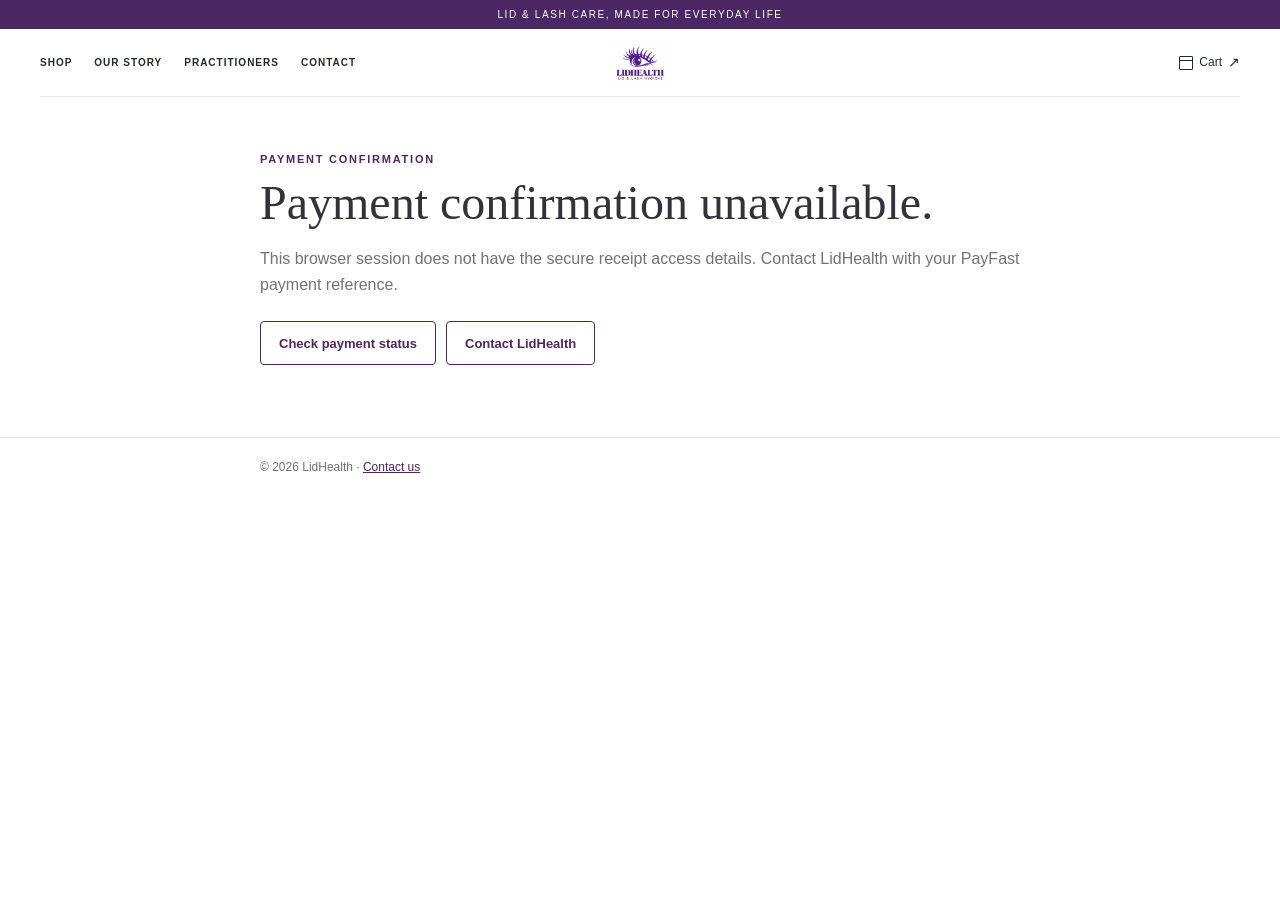
<file: payment-return.html>
<!doctype html>
<html lang="en">
<head>
  <meta charset="utf-8">
  <link rel="icon" href="favicon.ico" sizes="any">
  <link rel="icon" type="image/png" sizes="32x32" href="favicon-32x32.png">
  <link rel="apple-touch-icon" href="apple-touch-icon.png">
  <meta name="viewport" content="width=device-width, initial-scale=1">
  <meta name="referrer" content="no-referrer">
  <meta name="description" content="Check your LidHealth payment and download your paid receipt.">
  <title>Payment confirmation | LidHealth</title>
  <link rel="stylesheet" href="site-header.css">
  <style>
    :root{color-scheme:light;--ink:#34313a;--mute:#737078;--line:#e8e5e9;--purple:#4b2864;--soft:#f8f7f8}
    *{box-sizing:border-box}
    body{margin:0;color:var(--ink);font-family:Arial,Helvetica,sans-serif;background:#fff}
    .announce{padding:9px 16px;text-align:center;background:var(--purple);color:#fff;font-size:10px;letter-spacing:.16em}
    main{width:min(760px,calc(100% - 40px));margin:0 auto;padding:56px 0 72px}
    .eyebrow{margin:0 0 10px;color:var(--purple);font-size:11px;font-weight:700;letter-spacing:.16em;text-transform:uppercase}
    h1{margin:0 0 12px;font-family:Georgia,"Times New Roman",serif;font-size:clamp(34px,6vw,48px);font-weight:400}
    .intro,.status{color:var(--mute);line-height:1.6}
    .receipt{margin-top:28px;padding:24px;border:1px solid var(--line);border-radius:8px;background:#fff}
    .receipt[hidden]{display:none}
    .paid{display:inline-block;margin-bottom:18px;padding:7px 11px;border-radius:20px;background:#e8f4eb;color:#245a31;font-size:12px;font-weight:700;letter-spacing:.08em}
    .paid.simulated{background:#fff1cf;color:#704b00}
    .details{display:grid;grid-template-columns:repeat(2,minmax(0,1fr));gap:18px 24px;margin:0}
    .details div{min-width:0}
    .details dt{margin-bottom:5px;color:var(--mute);font-size:12px}
    .details dd{margin:0;line-height:1.5;overflow-wrap:anywhere}
    .items{margin:24px 0 0;padding:0;list-style:none;border-top:1px solid var(--line)}
    .items li,.total-row{display:flex;justify-content:space-between;gap:14px;padding:12px 0;border-bottom:1px solid var(--line)}
    .total-row{font-weight:700}
    .actions{display:flex;flex-wrap:wrap;gap:10px;margin-top:24px}
    #check-payment[hidden],#preview-email[hidden],#retry-actions[hidden]{display:none}
    .btn,.ghost{display:inline-flex;min-height:44px;align-items:center;justify-content:center;padding:11px 18px;border:1px solid var(--purple);border-radius:4px;background:var(--purple);color:white;font-size:13px;font-weight:700;text-decoration:none;cursor:pointer}
    .ghost{background:white;color:var(--purple)}
    .btn:disabled,.ghost:disabled{opacity:.55;cursor:wait}
    footer{padding:22px max(20px,calc((100% - 760px)/2));border-top:1px solid var(--line);color:var(--mute);font-size:12px}
    footer a{color:var(--purple)}
    @media(max-width:560px){main{width:calc(100% - 32px);padding:40px 0 54px}.receipt{padding:18px}.details{grid-template-columns:1fr}.actions>*{width:100%}}
  </style>
</head>
<body>
  <div class="announce">LID &amp; LASH CARE, MADE FOR EVERYDAY LIFE</div>
  <header class="site-header">
    <div class="wrap">
      <nav aria-label="Main navigation"><a href="LidHealth%20store.html#shop">Shop</a><a href="LidHealth%20store.html#about">Our story</a><a href="practitioners.html">Practitioners</a><a href="contact.html">Contact</a></nav>
      <a class="brand" href="LidHealth%20store.html" aria-label="LidHealth home"><img class="logo" src="files/LID%20HEALTH%20LOGO.jpeg" alt="LidHealth, lid and lash hygiene"></a>
      <a class="cart-link" href="cart.html">Cart</a>
    </div>
  </header>
  <main>
    <p class="eyebrow">Payment confirmation</p>
    <h1 id="page-title">Checking your payment.</h1>
    <p class="intro" id="status" role="status" aria-live="polite">We’re waiting for PayFast to confirm the payment securely. This page will show your receipt only after verification.</p>
    <section class="receipt" id="receipt" aria-label="Paid receipt" hidden>
      <span class="paid">PAYMENT VERIFIED · PAID</span>
      <dl class="details" id="receipt-details"></dl>
      <ul class="items" id="receipt-items"></ul>
      <div id="receipt-totals"></div>
      <p class="intro" id="receipt-email-note">LidHealth will send your confirmation email manually after checking the verified payment.</p>
      <div class="actions">
        <button class="btn" type="button" id="download-receipt">Download paid receipt</button>
        <button class="ghost" type="button" id="preview-email" hidden>Preview confirmation email</button>
      </div>
      <section class="receipt" id="email-preview" aria-label="Simulated email preview" hidden>
        <h2>Confirmation email preview</h2>
        <p>This is a simulation only. No email has been sent.</p>
        <pre id="email-preview-content" style="white-space:pre-wrap;overflow-wrap:anywhere;font:inherit"></pre>
      </section>
    </section>
    <div class="actions" id="retry-actions">
      <button class="ghost" type="button" id="check-payment">Check payment status</button>
      <a class="ghost" href="contact.html">Contact LidHealth</a>
    </div>
  </main>
  <footer>© 2026 LidHealth · <a href="contact.html">Contact us</a></footer>
  <script src="store-config.js"></script>
  <script src="cart-storage.js"></script>
  <script>
    const $=selector=>document.querySelector(selector);
    const orderId=new URLSearchParams(location.search).get("order_id");
    const token=orderId?sessionStorage.getItem(`lidhealth-receipt:${orderId}`):null;
    const query=new URLSearchParams(location.search);
    const localTestMode=location.protocol==="file:"||["localhost","127.0.0.1"].includes(location.hostname);
    const testModeEnabled=localTestMode||query.get("test_checkout")==="1";
    const testReceiptId=query.get("test_payment")==="success"?query.get("order_id"):null;
    let paidReceipt=null;
    let simulatedReceipt=false;
    const money=cents=>new Intl.NumberFormat("en-ZA",{style:"currency",currency:"ZAR"}).format(cents/100);
    const formatDate=value=>new Intl.DateTimeFormat("en-ZA",{dateStyle:"long",timeStyle:"short",timeZone:"Africa/Johannesburg"}).format(new Date(value));
    const deliverySummary=receipt=>receipt.deliveryMethod==="courier"
      ?[receipt.deliveryDetails.address,receipt.deliveryDetails.suburb,receipt.deliveryDetails.city,receipt.deliveryDetails.province,receipt.deliveryDetails.postalCode].join(", ")
      :`${receipt.deliveryDetails.locker}, ${receipt.deliveryDetails.city}`;

    function showReceipt(receipt,{simulated=false}={}){
      paidReceipt=receipt;
      simulatedReceipt=simulated;
      $("#page-title").textContent=simulated?"Checkout test completed.":"Your payment is confirmed.";
      $("#status").textContent=simulated
        ?"The successful-payment scenario ran as expected. This is a simulation only: no payment was made."
        :"PayFast has confirmed this payment. Your paid receipt is ready below.";
      $("#receipt").hidden=false;
      $("#retry-actions").hidden=true;
      const badge=$(".paid");
      badge.classList.toggle("simulated",simulated);
      badge.textContent=simulated?"TEST MODE · SIMULATED SUCCESS · NOT PAID":"PAYMENT VERIFIED · PAID";
      $("#download-receipt").textContent=simulated?"Download test receipt":"Download paid receipt";
      $("#preview-email").hidden=!simulated;
      $("#email-preview").hidden=true;
      $("#receipt-email-note").textContent=simulated
        ?"No email is sent in test mode. Preview the sample confirmation below."
        :"LidHealth will send your confirmation email manually after checking the verified payment.";
      const delivery=deliverySummary(receipt);
      const detailRows=[
        ["Order number",receipt.orderId],
        ["Payment status",simulated?"Simulated success — not paid":"Paid"],
        [simulated?"Simulated at":"Paid on",formatDate(receipt.paidAt)],
        [simulated?"Simulated reference":"PayFast reference",receipt.paymentReference],
        ["Customer",`${receipt.customer.firstName} ${receipt.customer.surname}`],
        ["Email",receipt.customer.email],
        ["Phone",receipt.customer.phone],
        ["Delivery",receipt.deliveryLabel],
        ["Delivery details",delivery]
      ];
      const details=$("#receipt-details");
      details.replaceChildren();
      for(const[label,value]of detailRows){
        const wrapper=document.createElement("div"),term=document.createElement("dt"),description=document.createElement("dd");
        term.textContent=label;description.textContent=value;wrapper.append(term,description);details.append(wrapper);
      }
      const items=$("#receipt-items");
      items.replaceChildren();
      for(const item of receipt.items){
        const row=document.createElement("li"),name=document.createElement("span"),price=document.createElement("span");
        name.textContent=`${item.qty} × ${item.name} (${item.label})`;price.textContent=money(item.lineTotalCents);
        row.append(name,price);items.append(row);
      }
      const totals=$("#receipt-totals");
      totals.replaceChildren();
      for(const[label,value]of [["Products",receipt.subtotalCents],["Delivery",receipt.deliveryCents],[simulated?"Simulated total (not paid)":"Total paid",receipt.totalCents]]){
        const row=document.createElement("div"),name=document.createElement("span"),amount=document.createElement("span");
        row.className="total-row";name.textContent=label;amount.textContent=money(value);row.append(name,amount);totals.append(row);
      }
      if(!simulated){
        try{LidHealthCart.save([])}catch(error){console.error("Could not clear the paid cart.",error)}
      }
    }

    function makeReceiptText(receipt){
      const delivery=deliverySummary(receipt);
      return[
        simulatedReceipt?"LIDHEALTH — SIMULATED TEST RECEIPT":"LIDHEALTH — PAID RECEIPT",
        simulatedReceipt
          ?"TEST ONLY — SIMULATED SUCCESS. NOT PAID. NOT PROOF OF PAYMENT."
          :"PAYMENT STATUS: PAID — VERIFIED BY PAYFAST",
        `Order number: ${receipt.orderId}`,
        `${simulatedReceipt?"Simulated at":"Paid on"}: ${formatDate(receipt.paidAt)}`,
        `${simulatedReceipt?"Simulated reference":"PayFast reference"}: ${receipt.paymentReference}`,
        "",
        `Customer: ${receipt.customer.firstName} ${receipt.customer.surname}`,
        `Email: ${receipt.customer.email}`,
        `Phone: ${receipt.customer.phone}`,
        `Delivery: ${receipt.deliveryLabel}`,
        `Delivery details: ${delivery}`,
        "",
        "Items:",
        ...receipt.items.map(item=>`${item.qty} x ${item.name} (${item.label}) — ${money(item.lineTotalCents)}`),
        "",
        `Products: ${money(receipt.subtotalCents)}`,
        `Delivery: ${money(receipt.deliveryCents)}`,
        `${simulatedReceipt?"SIMULATED TOTAL — NOT PAID":"TOTAL PAID"}: ${money(receipt.totalCents)}`,
        "",
        simulatedReceipt
          ?"This file is for testing only. No payment was made and it is not proof of payment."
          :"This receipt reflects payment verified by LidHealth’s PayFast notification service."
      ].join("\n");
    }

    function makeEmailPreview(receipt){
      return[
        `To: ${receipt.customer.email}`,
        "From: LidHealth",
        `Subject: ${simulatedReceipt?"[TEST ONLY] ":""}Your LidHealth order confirmation`,
        "",
        `Hello ${receipt.customer.firstName},`,
        "",
        simulatedReceipt
          ?"This is a test preview. No payment was made and this email has not been sent."
          :"Your payment has been confirmed.",
        `Order: ${receipt.orderId}`,
        `Payment time: ${formatDate(receipt.paidAt)}`,
        `Delivery: ${receipt.deliveryLabel}`,
        `Delivery details: ${deliverySummary(receipt)}`,
        "",
        ...receipt.items.map(item=>`${item.qty} x ${item.name} (${item.label}) — ${money(item.lineTotalCents)}`),
        "",
        `Products: ${money(receipt.subtotalCents)}`,
        `Delivery: ${money(receipt.deliveryCents)}`,
        `${simulatedReceipt?"Simulated total (not paid)":"Total paid"}: ${money(receipt.totalCents)}`,
        "",
        "Thank you,",
        "LidHealth"
      ].join("\n");
    }

    async function checkPayment(){
      const button=$("#check-payment");
      button.disabled=true;
      $("#status").textContent="Checking the verified payment record…";
      if(!orderId||!token){
        $("#page-title").textContent="Payment confirmation unavailable.";
        $("#status").textContent="This browser session does not have the secure receipt access details. Contact LidHealth with your PayFast payment reference.";
        button.disabled=false;
        return;
      }
      if(!CFG.supabaseUrl||!CFG.supabaseAnonKey){
        $("#status").textContent="Secure payment verification is not configured. Please contact LidHealth.";
        button.disabled=false;
        return;
      }
      try{
        const response=await fetch(`${CFG.supabaseUrl.replace(/\/+$/,"")}/functions/v1/get-paid-receipt`,{
          method:"POST",
          headers:{"Content-Type":"application/json","apikey":CFG.supabaseAnonKey,"Authorization":`Bearer ${CFG.supabaseAnonKey}`},
          body:JSON.stringify({orderId,receiptToken:token})
        });
        let result;
        try{result=await response.json()}catch{throw new Error("Payment service returned an unreadable response.")}
        if(response.status===409){
          $("#page-title").textContent="Payment is still being confirmed.";
          $("#status").textContent="PayFast has not sent a verified payment confirmation yet. Please wait a moment and check again. No paid receipt is available until verification completes.";
          return;
        }
        if(!response.ok)throw new Error(result.error||"Could not verify the payment.");
        showReceipt(result.receipt);
      }catch(error){
        $("#page-title").textContent="We couldn’t check the payment.";
        $("#status").textContent=error instanceof Error?error.message:"Please try again or contact LidHealth.";
      }finally{
        button.disabled=false;
      }
    }

    $("#download-receipt").addEventListener("click",()=>{
      if(!paidReceipt)return;
      const file=new Blob([makeReceiptText(paidReceipt)],{type:"text/plain;charset=utf-8"});
      const url=URL.createObjectURL(file),link=document.createElement("a");
      link.href=url;link.download=`LidHealth-${simulatedReceipt?"test-receipt":"paid-receipt"}-${paidReceipt.orderId}.txt`;link.click();
      setTimeout(()=>URL.revokeObjectURL(url),1000);
    });
    $("#preview-email").addEventListener("click",()=>{
      if(!simulatedReceipt||!paidReceipt)return;
      $("#email-preview-content").textContent=makeEmailPreview(paidReceipt);
      $("#email-preview").hidden=false;
    });
    $("#check-payment").addEventListener("click",checkPayment);
    $("#check-payment").hidden=Boolean(testReceiptId);
    if(testReceiptId&&testModeEnabled){
      let receipt;
      try{receipt=JSON.parse(sessionStorage.getItem(`lidhealth-test-receipt:${testReceiptId}`)||"null")}catch(error){console.error("Could not read the simulated receipt.",error)}
      if(receipt&&receipt.orderId===testReceiptId){
        showReceipt(receipt,{simulated:true});
      }else{
        $("#page-title").textContent="Test receipt unavailable.";
        $("#status").textContent="This simulated receipt was not found in this browser session. Return to the cart and run the test checkout again.";
      }
    }else{
      checkPayment();
    }
  </script>
</body>
</html>
</file>
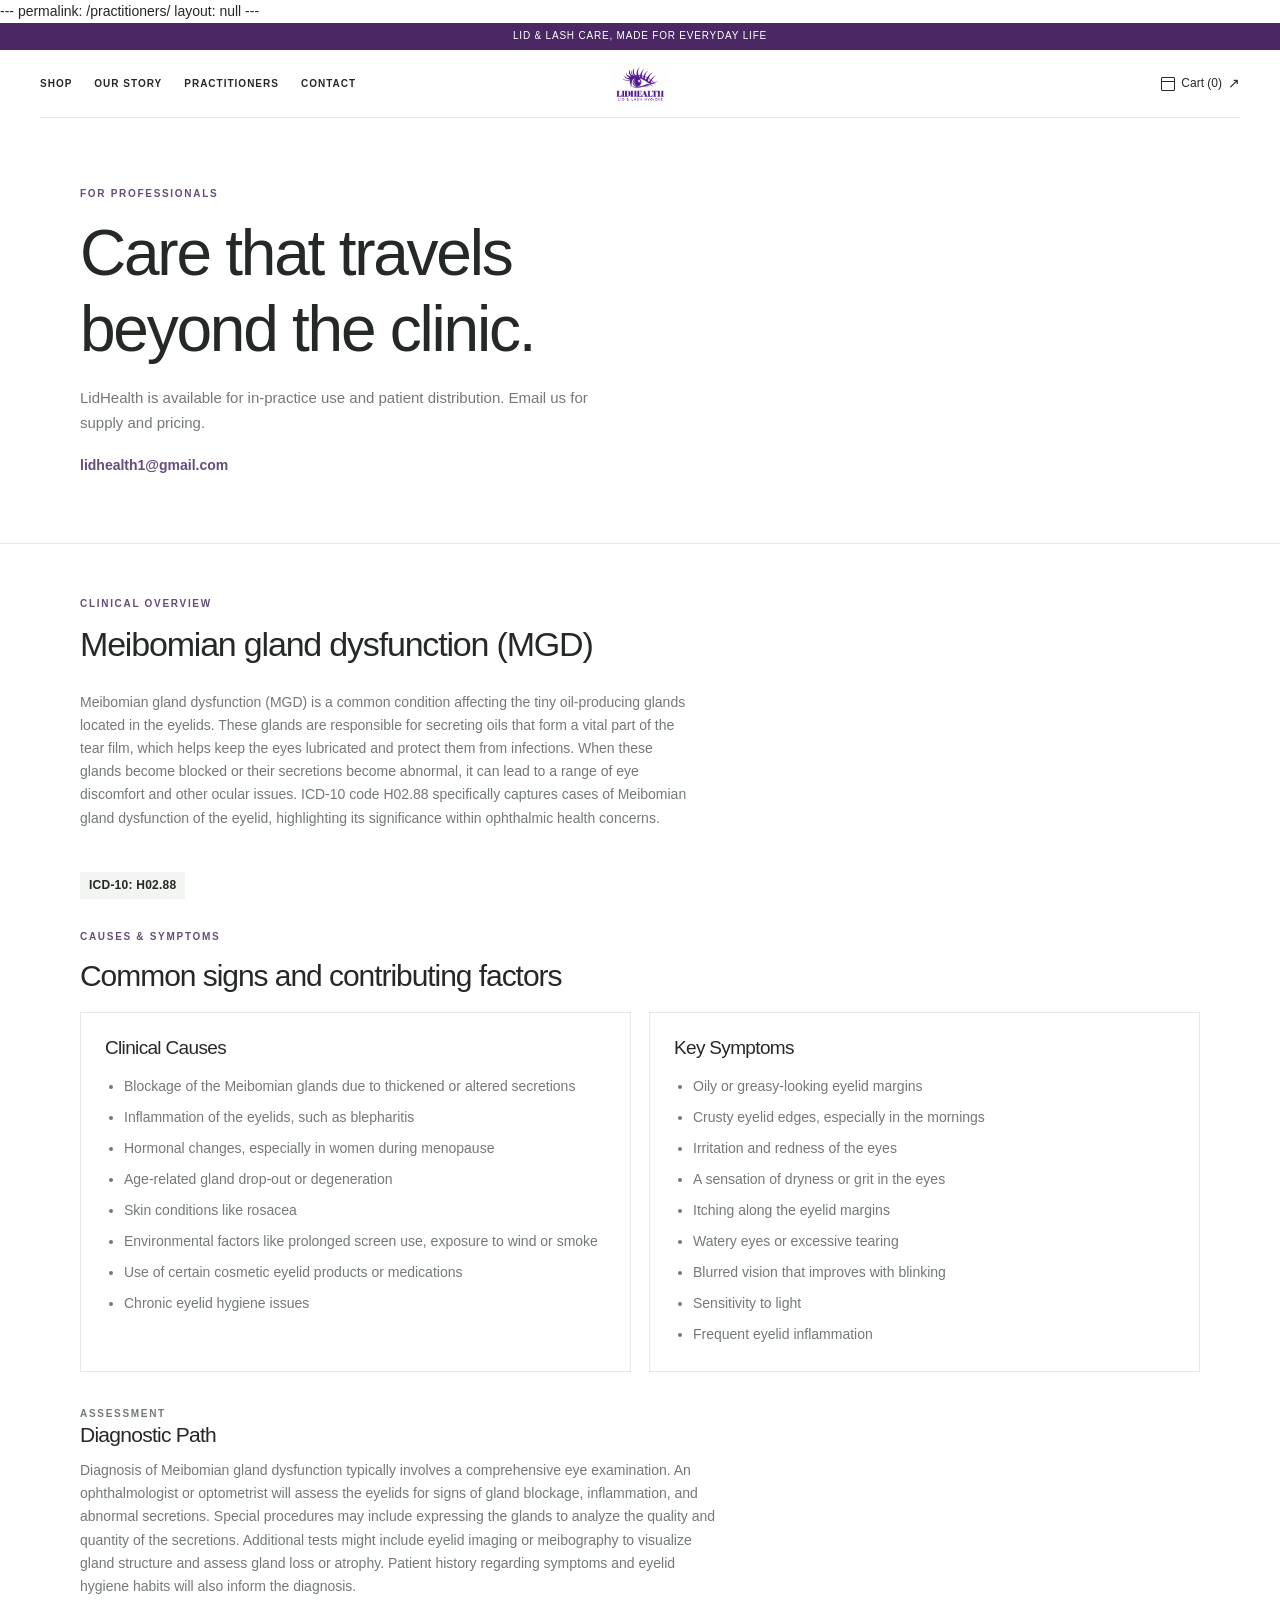
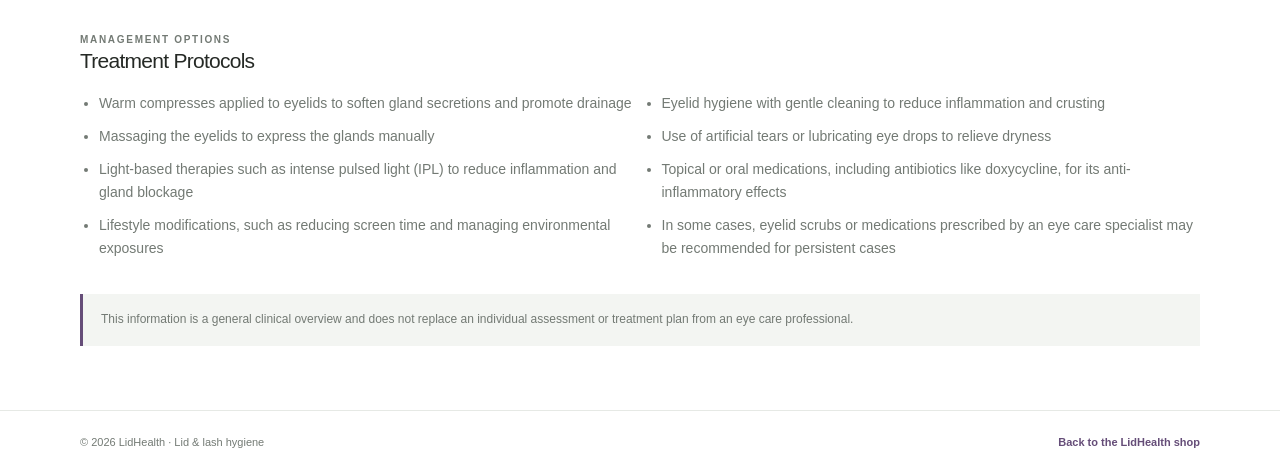
<file: practitioners.html>
---
permalink: /practitioners/
layout: null
---
<!doctype html>
<html lang="en">
<head>
<meta charset="utf-8">
<script>if(location.protocol!=="file:")document.write('<base href="/">')</script>
<link rel="icon" href="favicon.ico" sizes="any">
<link rel="icon" type="image/png" sizes="32x32" href="favicon-32x32.png">
<link rel="apple-touch-icon" href="apple-touch-icon.png">
<meta name="viewport" content="width=device-width, initial-scale=1, viewport-fit=cover">
<meta name="description" content="Professional information about LidHealth products and meibomian gland dysfunction (MGD).">
<link rel="canonical" href="https://lidhealth.org/practitioners/">
<title>For Professionals | LidHealth</title>
<style>
:root{color-scheme:light;--bg:#fff;--ink:#252925;--mute:#737a74;--purple:#4b2864;--soft:#f3f5f2;--line:#e6e9e5;--accent:#654d78}
*{box-sizing:border-box}
body{margin:0;background:var(--bg);color:var(--ink);font:14px/1.65 "Avenir Next",Avenir,"Segoe UI",sans-serif;-webkit-font-smoothing:antialiased}
a{color:inherit}
.wrap{width:min(1120px,calc(100% - 48px));margin:0 auto}
.announce{min-height:27px;display:grid;place-items:center;padding:4px 16px;background:#4b2864;color:#fff;text-align:center;font-size:10px;letter-spacing:.08em}
header .wrap{min-height:68px;display:grid;grid-template-columns:1fr auto 1fr;align-items:center;gap:18px;border-bottom:1px solid var(--line)}
nav{display:flex;align-items:center;gap:22px}
nav a,.cart-link{font-size:10px;font-weight:600;letter-spacing:.1em;text-decoration:none;text-transform:uppercase}
nav a{color:var(--mute)}
nav a:hover,.text-link:hover{color:var(--accent)}
.brand{grid-column:2;grid-row:1;display:block}
.logo{display:block;width:52px;height:52px;object-fit:contain}
.cart-link{grid-column:3;grid-row:1;justify-self:end}
.intro{padding:68px 0 52px;border-bottom:1px solid var(--line)}
.eyebrow{margin:0 0 12px;color:var(--accent);font-size:10px;font-weight:700;letter-spacing:.17em;text-transform:uppercase}
h1,h2,h3{margin:0;font-weight:500;letter-spacing:-.035em;line-height:1.2}
h1{max-width:16ch;font-size:clamp(38px,6vw,64px)}
.intro-copy{max-width:62ch;margin:18px 0 0;color:var(--mute);font-size:15px}
.contact{margin-top:18px}
.contact a,.text-link{color:var(--accent);font-weight:600}
.contact a{text-decoration:none}
.article{padding:52px 0}
.article-heading{margin-bottom:26px}
.article-heading h2{font-size:clamp(26px,3vw,34px)}
.group-heading{margin:30px 0 18px}
.group-heading h2{font-size:clamp(23px,3vw,30px)}
.overview{max-width:78ch;margin:0 0 30px;color:var(--mute)}
.code{display:inline-block;margin-top:12px;padding:4px 9px;background:var(--soft);color:var(--green);font-size:12px;font-weight:600;letter-spacing:.02em}
.columns{display:grid;grid-template-columns:repeat(2,minmax(0,1fr));gap:18px}
.panel{padding:24px;border:1px solid var(--line);background:#fff}
.panel h3{margin-bottom:15px;font-size:19px}
.panel ul{margin:0;padding-left:19px;color:var(--mute)}
.panel li+li{margin-top:8px}
.clinical{margin-top:34px}
.clinical h3{margin-bottom:12px;font-size:21px}
.clinical p{max-width:82ch;margin:0;color:var(--mute)}
.treatments{display:grid;grid-template-columns:repeat(2,minmax(0,1fr));gap:10px 24px;margin:18px 0 0;padding-left:19px;color:var(--mute)}
.note{margin-top:34px;padding:16px 18px;border-left:3px solid var(--accent);background:var(--soft);color:var(--mute);font-size:12px}
footer{padding:22px 0;border-top:1px solid var(--line);color:var(--mute);font-size:11px}
.footer-row{display:flex;justify-content:space-between;gap:16px;flex-wrap:wrap}
.text-link{text-decoration:none}
:focus-visible{outline:3px solid var(--accent);outline-offset:3px}
@media(max-width:700px){.wrap{width:calc(100% - 32px)}header .wrap{min-height:60px;grid-template-columns:1fr auto;gap:8px}.brand{grid-column:1;grid-row:1;justify-self:start}.logo{width:46px;height:46px}nav{grid-column:1/-1;grid-row:2;justify-content:center;gap:clamp(12px,4vw,24px);padding:0 0 12px}.cart-link{grid-column:2;grid-row:1}.intro{padding:44px 0 36px}.article{padding:38px 0}.columns,.treatments{grid-template-columns:1fr}.panel{padding:20px}.footer-row{flex-direction:column;gap:8px}}
@media(prefers-reduced-motion:reduce){*,*::before,*::after{scroll-behavior:auto!important;transition:none!important}}
 </style>
<link rel="stylesheet" href="site-header.css">
<script>document.addEventListener("DOMContentLoaded",()=>{document.querySelectorAll(".site-header").forEach(header=>{const toggle=header.querySelector(".menu-toggle"),nav=header.querySelector("#primary-navigation");if(!toggle||!nav)return;const setOpen=open=>{header.classList.toggle("menu-open",open);toggle.setAttribute("aria-expanded",String(open));toggle.setAttribute("aria-label",open?"Close menu":"Open menu")};toggle.addEventListener("click",()=>setOpen(toggle.getAttribute("aria-expanded")!=="true"));nav.addEventListener("click",event=>{if(event.target.closest("a"))setOpen(false)});document.addEventListener("keydown",event=>{if(event.key==="Escape")setOpen(false)});document.addEventListener("click",event=>{if(!header.contains(event.target))setOpen(false)});window.matchMedia("(min-width: 761px)").addEventListener("change",event=>{if(event.matches)setOpen(false)})})});</script>
</head>
<body>
<div class="announce">LID & LASH CARE, MADE FOR EVERYDAY LIFE</div>
<header class="site-header">
<div class="wrap">
<button class="menu-toggle" type="button" aria-label="Open menu" aria-expanded="false" aria-controls="primary-navigation"><span></span><span></span><span></span></button>
<nav id="primary-navigation" aria-label="Main navigation">
<a href="/#shop">Shop</a>
<a href="/#about">Our story</a>
<a href="/practitioners/" aria-current="page">Practitioners</a>
<a href="/contact/">Contact</a>
</nav>
<a class="brand" href="/" aria-label="LidHealth home"><img class="logo" src="files/LID%20HEALTH%20LOGO.jpeg" alt="LidHealth, lid and lash hygiene"></a>
<a class="cart-link" href="/cart/" id="cart-link">Cart (0)</a>
</div>
</header>
<main>
<section class="intro">
<div class="wrap">
<p class="eyebrow">For professionals</p>
<h1>Care that travels beyond the clinic.</h1>
<p class="intro-copy">LidHealth is available for in-practice use and patient distribution. Email us for supply and pricing.</p>
<p class="contact"><a href="mailto:lidhealth1@gmail.com">lidhealth1@gmail.com</a></p>
</div>
</section>
<article class="article wrap">
<header class="article-heading">
<p class="eyebrow">Clinical overview</p>
<h2>Meibomian gland dysfunction (MGD)</h2>
</header>
<p class="overview">Meibomian gland dysfunction (MGD) is a common condition affecting the tiny oil-producing glands located in the eyelids. These glands are responsible for secreting oils that form a vital part of the tear film, which helps keep the eyes lubricated and protect them from infections. When these glands become blocked or their secretions become abnormal, it can lead to a range of eye discomfort and other ocular issues. ICD-10 code H02.88 specifically captures cases of Meibomian gland dysfunction of the eyelid, highlighting its significance within ophthalmic health concerns.</p>
<span class="code">ICD-10: H02.88</span>
<div class="group-heading"><p class="eyebrow">Causes &amp; symptoms</p><h2>Common signs and contributing factors</h2></div>
<div class="columns">
<section class="panel" aria-labelledby="causes-heading">
<h3 id="causes-heading">Clinical Causes</h3>
<ul>
<li>Blockage of the Meibomian glands due to thickened or altered secretions</li>
<li>Inflammation of the eyelids, such as blepharitis</li>
<li>Hormonal changes, especially in women during menopause</li>
<li>Age-related gland drop-out or degeneration</li>
<li>Skin conditions like rosacea</li>
<li>Environmental factors like prolonged screen use, exposure to wind or smoke</li>
<li>Use of certain cosmetic eyelid products or medications</li>
<li>Chronic eyelid hygiene issues</li>
</ul>
</section>
<section class="panel" aria-labelledby="symptoms-heading">
<h3 id="symptoms-heading">Key Symptoms</h3>
<ul>
<li>Oily or greasy-looking eyelid margins</li>
<li>Crusty eyelid edges, especially in the mornings</li>
<li>Irritation and redness of the eyes</li>
<li>A sensation of dryness or grit in the eyes</li>
<li>Itching along the eyelid margins</li>
<li>Watery eyes or excessive tearing</li>
<li>Blurred vision that improves with blinking</li>
<li>Sensitivity to light</li>
<li>Frequent eyelid inflammation</li>
</ul>
</section>
</div>
<section class="clinical" aria-labelledby="diagnosis-heading">
<p class="eyebrow">Assessment</p>
<h3 id="diagnosis-heading">Diagnostic Path</h3>
<p>Diagnosis of Meibomian gland dysfunction typically involves a comprehensive eye examination. An ophthalmologist or optometrist will assess the eyelids for signs of gland blockage, inflammation, and abnormal secretions. Special procedures may include expressing the glands to analyze the quality and quantity of the secretions. Additional tests might include eyelid imaging or meibography to visualize gland structure and assess gland loss or atrophy. Patient history regarding symptoms and eyelid hygiene habits will also inform the diagnosis.</p>
</section>
<section class="clinical" aria-labelledby="treatment-heading">
<p class="eyebrow">Management options</p>
<h3 id="treatment-heading">Treatment Protocols</h3>
<ul class="treatments">
<li>Warm compresses applied to eyelids to soften gland secretions and promote drainage</li>
<li>Eyelid hygiene with gentle cleaning to reduce inflammation and crusting</li>
<li>Massaging the eyelids to express the glands manually</li>
<li>Use of artificial tears or lubricating eye drops to relieve dryness</li>
<li>Light-based therapies such as intense pulsed light (IPL) to reduce inflammation and gland blockage</li>
<li>Topical or oral medications, including antibiotics like doxycycline, for its anti-inflammatory effects</li>
<li>Lifestyle modifications, such as reducing screen time and managing environmental exposures</li>
<li>In some cases, eyelid scrubs or medications prescribed by an eye care specialist may be recommended for persistent cases</li>
</ul>
</section>
<p class="note">This information is a general clinical overview and does not replace an individual assessment or treatment plan from an eye care professional.</p>
</article>
</main>
<footer><div class="wrap footer-row"><span>© 2026 LidHealth · Lid & lash hygiene</span><a class="text-link" href="/">Back to the LidHealth shop</a></div></footer>
<script src="cart-storage.js"></script>
<script>
const cartLink=document.querySelector("#cart-link");
try{
const cart=LidHealthCart.load();
cartLink.textContent=`Cart (${cart.reduce((count,item)=>count+item.qty,0)})`;
}catch(error){
cartLink.textContent="Cart (unavailable)";
cartLink.title=error.message;
}
</script>
</body>
</html>
</file>
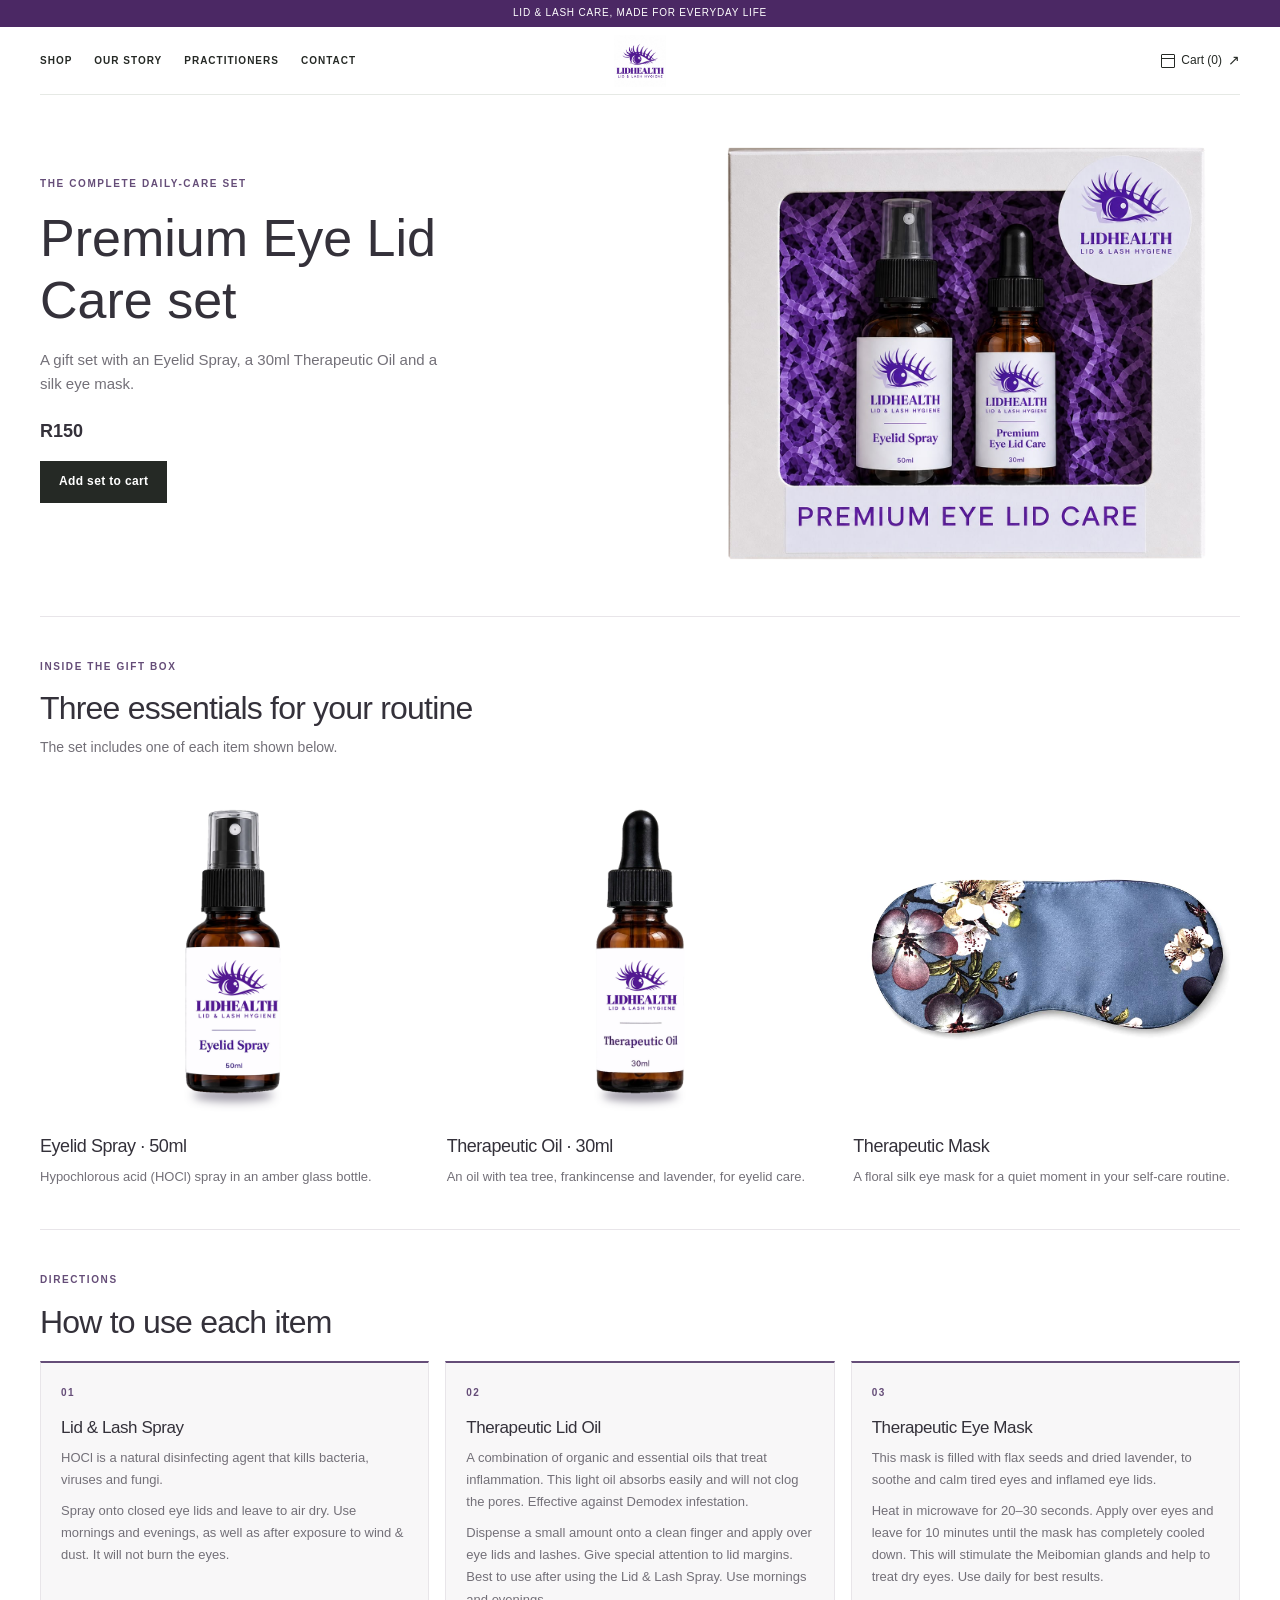
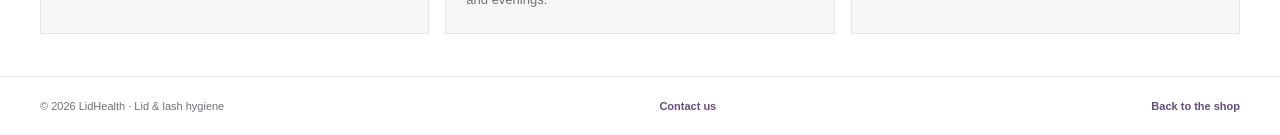
<file: premium-eye-lid-care.html>
<!doctype html>
<html lang="en">
<head>
<meta charset="utf-8">
<link rel="icon" href="favicon.ico" sizes="any">
<link rel="icon" type="image/png" sizes="32x32" href="favicon-32x32.png">
<link rel="apple-touch-icon" href="apple-touch-icon.png">
<meta name="viewport" content="width=device-width, initial-scale=1, viewport-fit=cover">
<meta name="description" content="Discover what's included in the Premium Eye Lid Care set, with product details and directions for use.">
<title>Premium Eye Lid Care Set | LidHealth</title>
<style>
:root{color-scheme:light;--bg:#fff;--ink:#34313a;--mute:#737078;--line:#e8e5e9;--purple:#4b2864;--accent:#654d78;--soft:#f8f7f8}
*{box-sizing:border-box}
body{margin:0;background:var(--bg);color:var(--ink);font:14px/1.65 "Avenir Next",Avenir,"Segoe UI",sans-serif;-webkit-font-smoothing:antialiased}
a{color:inherit}
.wrap{width:min(1200px,calc(100% - 48px));margin:0 auto}
.announce{min-height:27px;display:grid;place-items:center;padding:4px 16px;background:var(--purple);color:#fff;text-align:center;font-size:10px;letter-spacing:.08em}
header .wrap{min-height:68px;display:grid;grid-template-columns:1fr auto 1fr;align-items:center;gap:18px;border-bottom:1px solid var(--line)}
nav{grid-column:1;grid-row:1;display:flex;align-items:center;gap:22px}
nav a,.cart-link{font-size:10px;font-weight:600;letter-spacing:.1em;text-decoration:none;text-transform:uppercase}
nav a{color:var(--ink)}
nav a:hover,.text-link:hover{color:var(--accent)}
.brand{grid-column:2;grid-row:1;display:block}
.logo{display:block;width:52px;height:52px;object-fit:contain}
.cart-link{grid-column:3;grid-row:1;justify-self:end}
.intro{display:grid;grid-template-columns:minmax(0,1.05fr) minmax(0,.95fr);align-items:center;gap:48px;padding:48px 0 52px;border-bottom:1px solid var(--line)}
.intro-copy{max-width:560px}
.eyebrow{margin:0 0 14px;color:var(--accent);font-size:10px;font-weight:700;letter-spacing:.16em;text-transform:uppercase}
h1,h2,h3{margin:0;font-weight:500;letter-spacing:-.025em;line-height:1.2}
h1{max-width:14ch;font-size:clamp(34px,4.2vw,52px);font-weight:400;letter-spacing:0}
.lede{max-width:48ch;margin:16px 0;color:var(--mute);font-size:15px}
.price{margin:20px 0 14px;font-size:18px;font-weight:600}
.btn{min-height:42px;padding:0 18px;border:1px solid #252925;border-radius:0;background:#252925;color:#fff;font:inherit;font-size:12px;font-weight:600;letter-spacing:.03em;cursor:pointer}
.btn:hover{border-color:#111;background:#111}
.status{min-height:1.5em;margin:10px 0 0;color:var(--mute);font-size:12px}
.set-photo{width:100%;max-height:430px;aspect-ratio:1.3;display:block;object-fit:contain;background:transparent}
.contents{padding:42px 0;border-bottom:1px solid var(--line)}
.section-heading{margin-bottom:20px}
.section-heading h2{font-size:clamp(25px,3vw,32px)}
.section-heading p:last-child{margin:8px 0 0;color:var(--mute)}
.grid{display:grid;grid-template-columns:repeat(3,minmax(0,1fr));gap:20px}
.item{display:flex;flex-direction:column;align-items:flex-start}
.item img{width:100%;aspect-ratio:1.12;object-fit:contain;background:#fff}
.item h3{margin-top:12px;font-size:18px}
.item p{margin:8px 0 0;color:var(--mute);font-size:13px}
.directions{padding:42px 0}
.directions>h2{margin-bottom:20px;font-size:clamp(25px,3vw,32px)}
.direction-list{display:grid;grid-template-columns:repeat(3,minmax(0,1fr));gap:16px;counter-reset:direction}
.direction{counter-increment:direction;padding:22px 20px;border:1px solid var(--line);border-top:2px solid var(--accent);background:var(--soft)}
.direction::before{content:"0" counter(direction);display:block;margin-bottom:16px;color:var(--accent);font-size:10px;font-weight:700;letter-spacing:.14em}
.direction h3{font-size:17px}
.direction p{margin:9px 0 0;color:var(--mute);font-size:13px;line-height:1.7}
.note{margin:22px 0 0;color:var(--mute);font-size:12px}
footer{padding:20px 0;border-top:1px solid var(--line);color:var(--mute);font-size:11px}
.footer-row{display:flex;justify-content:space-between;gap:16px;flex-wrap:wrap}
.text-link{color:var(--accent);font-weight:600;text-decoration:none}
:focus-visible{outline:3px solid var(--accent);outline-offset:3px}
@media(prefers-reduced-motion:no-preference){
.motion-ready .intro-copy>*,.motion-ready .set-photo,.motion-ready .section-heading,.motion-ready .item,.motion-ready .directions>.eyebrow,.motion-ready .directions>h2,.motion-ready .direction{opacity:0;transform:translateY(16px);transition:opacity .65s ease,transform .65s cubic-bezier(.2,.7,.2,1)}
.motion-ready .set-photo{transform:translateY(16px) scale(.985)}
.motion-ready .intro.is-visible .intro-copy>*,.motion-ready .intro.is-visible .set-photo,.motion-ready .contents.is-visible .section-heading,.motion-ready .contents.is-visible .item,.motion-ready .directions.is-visible>.eyebrow,.motion-ready .directions.is-visible>h2,.motion-ready .directions.is-visible .direction{opacity:1;transform:none}
.motion-ready .intro-copy>:nth-child(2){transition-delay:.08s}
.motion-ready .intro-copy>:nth-child(3){transition-delay:.14s}
.motion-ready .intro-copy>:nth-child(4){transition-delay:.2s}
.motion-ready .intro-copy>:nth-child(5){transition-delay:.26s}
.motion-ready .intro-copy>:nth-child(6){transition-delay:.32s}
.motion-ready .set-photo{transition-delay:.14s}
.motion-ready .contents .item:nth-child(2){transition-delay:.08s}
.motion-ready .contents .item:nth-child(3){transition-delay:.16s}
.motion-ready .directions>h2{transition-delay:.08s}
.motion-ready .direction:nth-child(2){transition-delay:.08s}
.motion-ready .direction:nth-child(3){transition-delay:.16s}
.motion-ready .set-photo,.motion-ready .item img{transition:opacity .65s ease,transform .65s cubic-bezier(.2,.7,.2,1)}
.motion-ready .set-photo:hover,.motion-ready .item img:hover{transform:scale(1.015)}
.motion-ready .btn{transition:background .18s ease,border-color .18s ease,transform .18s ease}
.motion-ready .btn:hover{transform:translateY(-2px)}
}
@media(max-width:700px){.wrap{width:calc(100% - 32px)}header .wrap{min-height:60px;grid-template-columns:1fr auto;gap:8px}.brand{grid-column:1;grid-row:1;justify-self:start}.logo{width:46px;height:46px}nav{grid-column:1/-1;grid-row:2;justify-content:center;gap:clamp(12px,4vw,24px);padding:0 0 12px}.cart-link{grid-column:2;grid-row:1}.intro{grid-template-columns:1fr;gap:26px;padding:34px 0}.set-photo{grid-row:1;max-height:340px}.intro-copy{grid-row:2}.grid{grid-template-columns:1fr;gap:24px}.item img{aspect-ratio:1.25}.contents,.directions{padding:34px 0}.direction-list{grid-template-columns:1fr}.footer-row{flex-direction:column;gap:8px}}
@media(min-width:701px) and (max-width:900px){.direction-list{grid-template-columns:repeat(2,minmax(0,1fr))}}
@media(prefers-reduced-motion:reduce){*,*::before,*::after{scroll-behavior:auto!important;transition:none!important}}
 </style>
<link rel="stylesheet" href="site-header.css">
<script>document.addEventListener("DOMContentLoaded",()=>{document.querySelectorAll(".site-header").forEach(header=>{const toggle=header.querySelector(".menu-toggle"),nav=header.querySelector("#primary-navigation");if(!toggle||!nav)return;const setOpen=open=>{header.classList.toggle("menu-open",open);toggle.setAttribute("aria-expanded",String(open));toggle.setAttribute("aria-label",open?"Close menu":"Open menu")};toggle.addEventListener("click",()=>setOpen(toggle.getAttribute("aria-expanded")!=="true"));nav.addEventListener("click",event=>{if(event.target.closest("a"))setOpen(false)});document.addEventListener("keydown",event=>{if(event.key==="Escape")setOpen(false)});document.addEventListener("click",event=>{if(!header.contains(event.target))setOpen(false)});window.matchMedia("(min-width: 761px)").addEventListener("change",event=>{if(event.matches)setOpen(false)})})});</script>
</head>
<body>
<div class="announce">LID &amp; LASH CARE, MADE FOR EVERYDAY LIFE</div>
<header class="site-header">
<div class="wrap">
<button class="menu-toggle" type="button" aria-label="Open menu" aria-expanded="false" aria-controls="primary-navigation"><span></span><span></span><span></span></button>
<nav id="primary-navigation" aria-label="Main navigation">
<a href="/#shop">Shop</a>
<a href="/#about">Our story</a>
<a href="/practitioners/">Practitioners</a>
<a href="/contact/">Contact</a>
</nav>
<a class="brand" href="./" aria-label="LidHealth home"><img class="logo" src="files/LID%20HEALTH%20LOGO.jpeg" alt="LidHealth, lid and lash hygiene"></a>
<a class="cart-link" href="/cart/" id="cart-link">Cart (0)</a>
</div>
</header>
<main class="wrap">
<section class="intro" aria-labelledby="product-title">
<div class="intro-copy">
<p class="eyebrow">The complete daily-care set</p>
<h1 id="product-title">Premium Eye Lid Care set</h1>
<p class="lede">A gift set with an Eyelid Spray, a 30ml Therapeutic Oil and a silk eye mask.</p>
<p class="price">R150</p>
<button class="btn" type="button" id="add-set">Add set to cart</button>
<p class="status" id="status" role="status" aria-live="polite"></p>
</div>
<img class="set-photo" src="files/Premium_Eye_Lid_Care_set.png" alt="Premium Eye Lid Care gift set with spray, oil and eye mask">
</section>
<section class="contents" aria-labelledby="contents-title">
<div class="section-heading">
<p class="eyebrow">Inside the gift box</p>
<h2 id="contents-title">Three essentials for your routine</h2>
<p>The set includes one of each item shown below.</p>
</div>
<div class="grid">
<article class="item">
<img src="files/lidhealth_eyelid_spray_white.png" alt="50ml LidHealth Eyelid Spray">
<h3>Eyelid Spray · 50ml</h3>
<p>Hypochlorous acid (HOCl) spray in an amber glass bottle.</p>
</article>
<article class="item">
<img src="files/lidhealth_therapeutic_oil_white.png" alt="30ml LidHealth Therapeutic Oil">
<h3>Therapeutic Oil · 30ml</h3>
<p>An oil with tea tree, frankincense and lavender, for eyelid care.</p>
</article>
<article class="item">
<img src="files/Therapeutic_Mask_white.jpeg" alt="Floral silk eye mask">
<h3>Therapeutic Mask</h3>
<p>A floral silk eye mask for a quiet moment in your self-care routine.</p>
</article>
</div>
</section>
<section class="directions" aria-labelledby="directions-title">
<p class="eyebrow">Directions</p>
<h2 id="directions-title">How to use each item</h2>
<div class="direction-list">
<article class="direction">
<h3>Lid &amp; Lash Spray</h3>
<p>HOCl is a natural disinfecting agent that kills bacteria, viruses and fungi.</p>
<p>Spray onto closed eye lids and leave to air dry. Use mornings and evenings, as well as after exposure to wind &amp; dust. It will not burn the eyes.</p>
</article>
<article class="direction">
<h3>Therapeutic Lid Oil</h3>
<p>A combination of organic and essential oils that treat inflammation. This light oil absorbs easily and will not clog the pores. Effective against Demodex infestation.</p>
<p>Dispense a small amount onto a clean finger and apply over eye lids and lashes. Give special attention to lid margins. Best to use after using the Lid &amp; Lash Spray. Use mornings and evenings.</p>
</article>
<article class="direction">
<h3>Therapeutic Eye Mask</h3>
<p>This mask is filled with flax seeds and dried lavender, to soothe and calm tired eyes and inflamed eye lids.</p>
<p>Heat in microwave for 20&ndash;30 seconds. Apply over eyes and leave for 10 minutes until the mask has completely cooled down. This will stimulate the Meibomian glands and help to treat dry eyes. Use daily for best results.</p>
</article>
</div>
</section>
</main>
<footer><div class="wrap footer-row"><span>© 2026 LidHealth · Lid &amp; lash hygiene</span><a class="text-link" href="/contact/">Contact us</a><a class="text-link" href="/#shop">Back to the shop</a></div></footer>
<script src="cart-storage.js"></script>
<script>
const cartLink=document.querySelector("#cart-link"),status=document.querySelector("#status"),setItem={k:"setGift box",name:"Premium Eye Lid Care set",label:"Gift box",price:150,qty:1};
let cart=[];
function drawCart(){cartLink.textContent=`Cart (${cart.reduce((count,item)=>count+item.qty,0)})`}
try{cart=LidHealthCart.load()}catch(error){status.textContent=error.message}
drawCart();
document.querySelector("#add-set").addEventListener("click",()=>{
const previous=cart.map(item=>({...item})),existing=cart.find(item=>item.k===setItem.k);
if(existing)existing.qty++;else cart.push({...setItem});
try{LidHealthCart.save(cart);drawCart();status.textContent="Premium Eye Lid Care set added to your cart."}
catch(error){cart=previous;drawCart();status.textContent=error.message}
});
if("IntersectionObserver"in window&&!window.matchMedia("(prefers-reduced-motion: reduce)").matches){
document.documentElement.classList.add("motion-ready");
const sections=document.querySelectorAll(".intro,.contents,.directions");
const observer=new IntersectionObserver(entries=>{
for(const entry of entries){
if(entry.isIntersecting){entry.target.classList.add("is-visible");observer.unobserve(entry.target)}
}
},{threshold:.12,rootMargin:"0px 0px -32px 0px"});
sections.forEach(section=>observer.observe(section));
}
</script>
</body>
</html>
</file>
<file: site-header.css>
.announce{min-height:27px;display:grid;place-items:center;padding:4px 16px;background:#4b2864;color:#fff;text-align:center;font-size:10px;letter-spacing:.08em}
.site-header{background:#fff}
.site-header .wrap{width:min(1200px,calc(100% - 48px));max-width:none;min-height:68px;display:grid;grid-template-columns:1fr auto 1fr;align-items:center;gap:18px;margin:0 auto;padding:0;border-bottom:1px solid #e6e9e5}
.site-header nav{grid-column:1;grid-row:1;display:flex;align-items:center;gap:22px;flex:initial;flex-wrap:nowrap;padding:0}
.site-header nav a{color:#252925;font-size:10px;font-weight:600;letter-spacing:.1em;line-height:1.55;text-decoration:none;text-transform:uppercase;white-space:nowrap}
.site-header nav a:hover{color:#557663}
.site-header .menu-toggle{display:none}
.site-header .brand{grid-column:2;grid-row:1;display:block;justify-self:center}
.site-header .logo{width:52px;height:52px;display:block;object-fit:contain}
.site-header .cart-link{grid-column:3;grid-row:1;justify-self:end;display:inline-flex;align-items:center;gap:6px;color:#252925;font-size:12px;font-weight:400;letter-spacing:0;line-height:1.55;text-decoration:none;text-transform:none;white-space:nowrap}
.site-header .cart-link::before{content:"";width:12px;height:12px;display:inline-block;border:1px solid currentColor;border-radius:1px;background:linear-gradient(transparent 25%,currentColor 26%,currentColor 31%,transparent 32%)}
.site-header .cart-link::after{content:"\2197\FE0E";font-size:14px}
.site-header nav a:focus-visible,.site-header .brand:focus-visible,.site-header .cart-link:focus-visible{outline:2px solid #567561;outline-offset:3px}
@media(max-width:760px){
.site-header .wrap{width:calc(100% - 32px);min-height:60px;grid-template-columns:1fr auto 1fr;gap:8px}
.site-header .brand{grid-column:2;grid-row:1;justify-self:center}
.site-header .logo{width:46px;height:46px}
.site-header .menu-toggle{grid-column:1;grid-row:1;justify-self:start;width:44px;height:44px;display:grid;place-content:center;gap:5px;padding:0;border:0;border-radius:0;background:transparent;color:#252925;cursor:pointer}
.site-header .menu-toggle span{width:20px;height:1.5px;display:block;background:currentColor;transition:transform .42s cubic-bezier(.22,1,.36,1),opacity .24s ease}
.site-header .menu-toggle[aria-expanded="true"] span:first-child{transform:translateY(7px) rotate(45deg)}
.site-header .menu-toggle[aria-expanded="true"] span:nth-child(2){opacity:0}
.site-header .menu-toggle[aria-expanded="true"] span:last-child{transform:translateY(-7px) rotate(-45deg)}
.site-header nav{grid-column:1/-1;grid-row:2;display:flex;flex-direction:column;align-items:stretch;gap:0;min-height:0;max-height:0;overflow:hidden;padding:0;border-top:1px solid transparent;visibility:hidden;opacity:0;transform:translateY(-6px);transition:max-height .48s cubic-bezier(.22,1,.36,1),opacity .28s ease,transform .42s cubic-bezier(.22,1,.36,1),padding .48s cubic-bezier(.22,1,.36,1),border-color .28s ease,visibility 0s linear .48s}
.site-header.menu-open nav{max-height:260px;padding:4px 0 12px;border-color:#e6e9e5;visibility:visible;opacity:1;transform:translateY(0);transition:max-height .48s cubic-bezier(.22,1,.36,1),opacity .28s ease,transform .42s cubic-bezier(.22,1,.36,1),padding .48s cubic-bezier(.22,1,.36,1),border-color .28s ease,visibility 0s}
.site-header nav a{padding:12px 4px;font-size:11px}
.site-header nav a{opacity:0;transform:translateY(-5px);transition:opacity .24s ease,transform .34s cubic-bezier(.22,1,.36,1)}
.site-header.menu-open nav a{opacity:1;transform:translateY(0)}
.site-header.menu-open nav a:nth-child(2){transition-delay:.035s}
.site-header.menu-open nav a:nth-child(3){transition-delay:.07s}
.site-header.menu-open nav a:nth-child(4){transition-delay:.105s}
.site-header nav a+ a{border-top:1px solid #e6e9e5}
.site-header .cart-link{grid-column:3;grid-row:1;justify-self:end}
}
.site-header .menu-toggle:focus-visible{outline:2px solid #567561;outline-offset:2px}
@media(prefers-reduced-motion:reduce){.site-header nav,.site-header nav a,.site-header .menu-toggle span{transition:none}}
</file>
